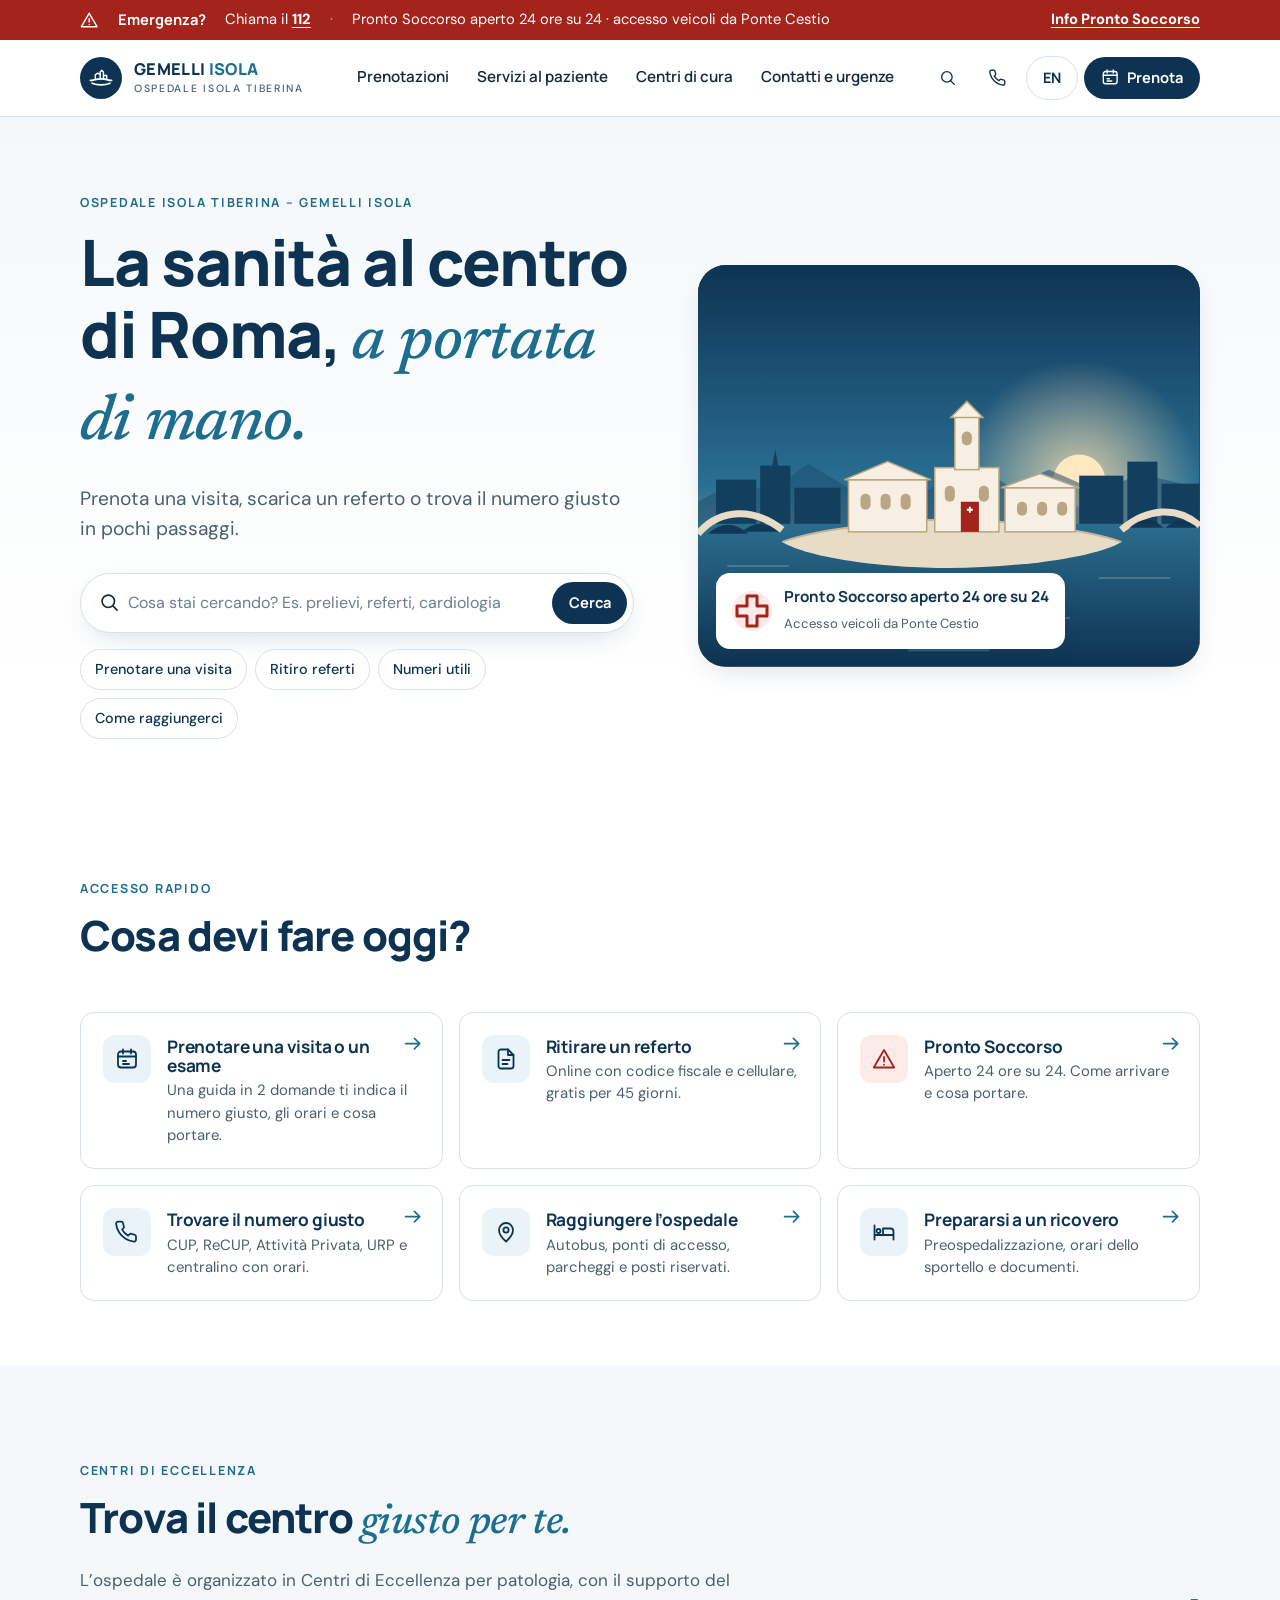
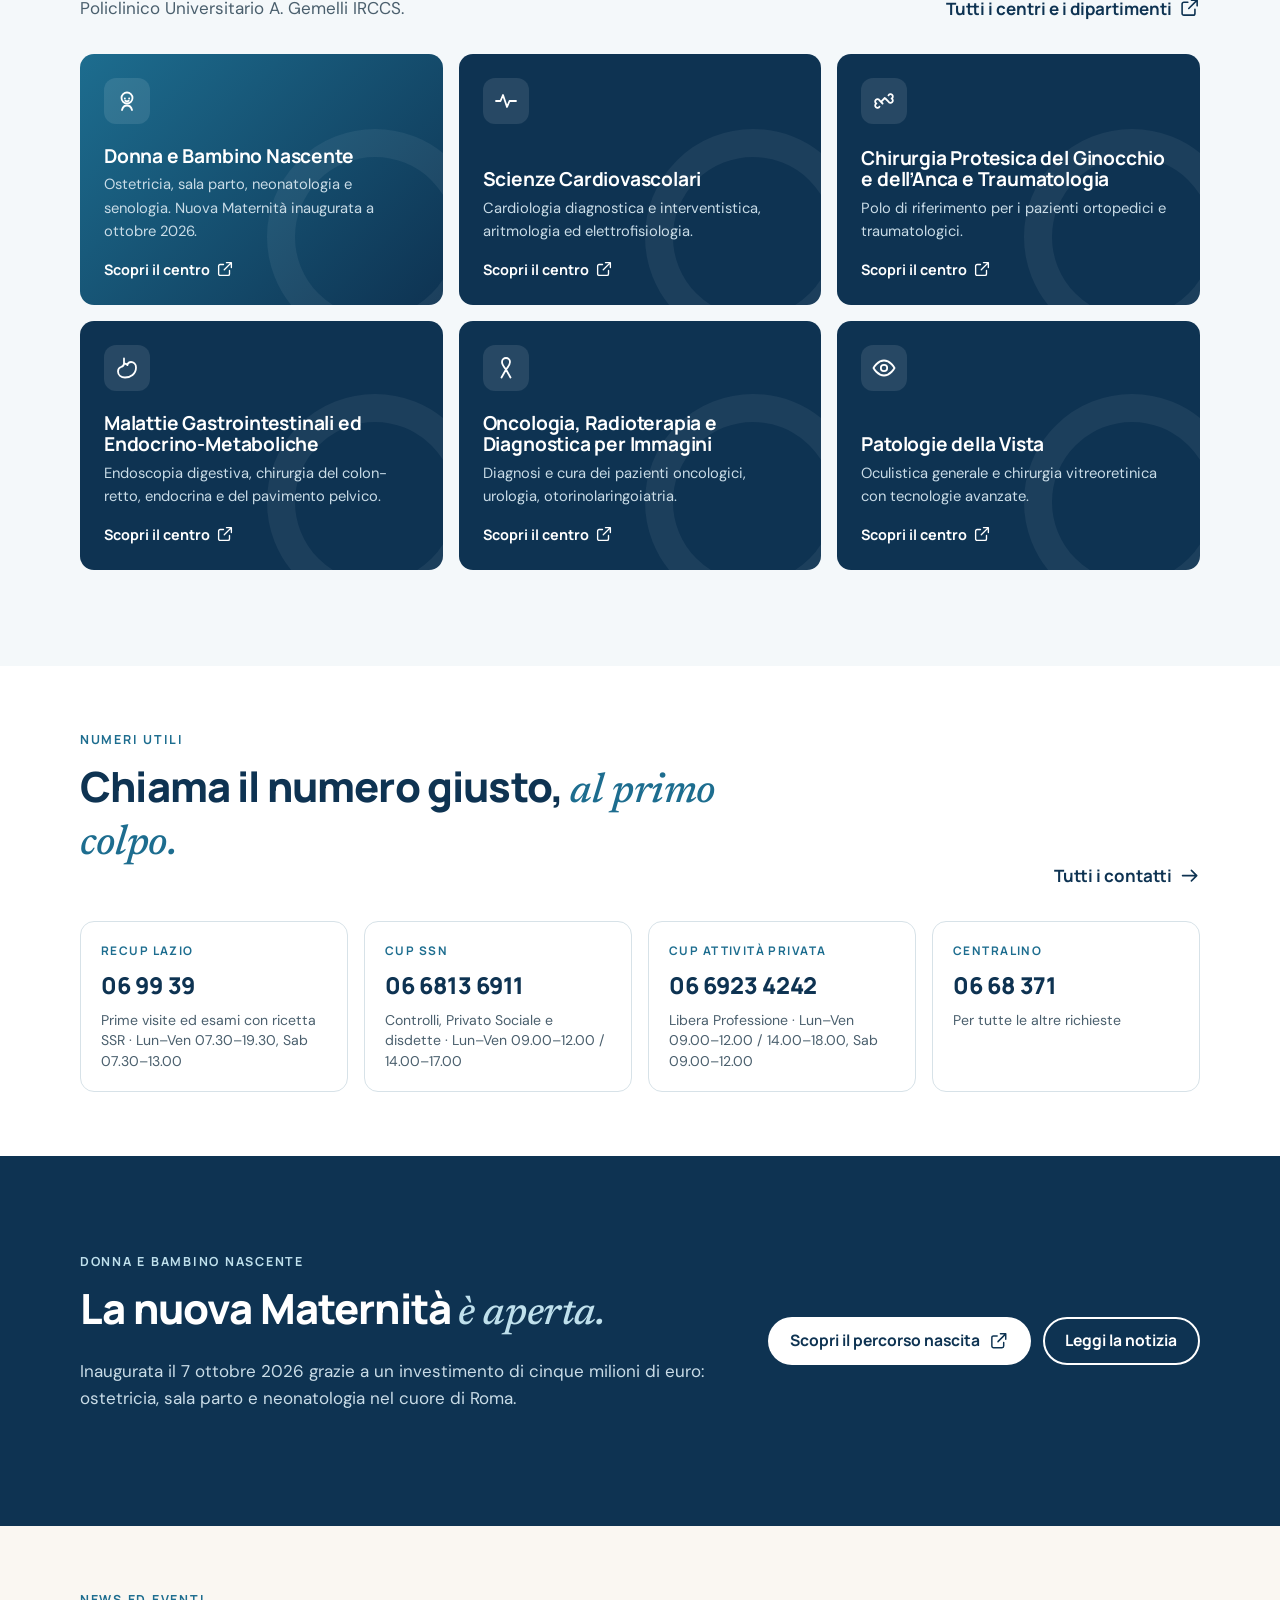
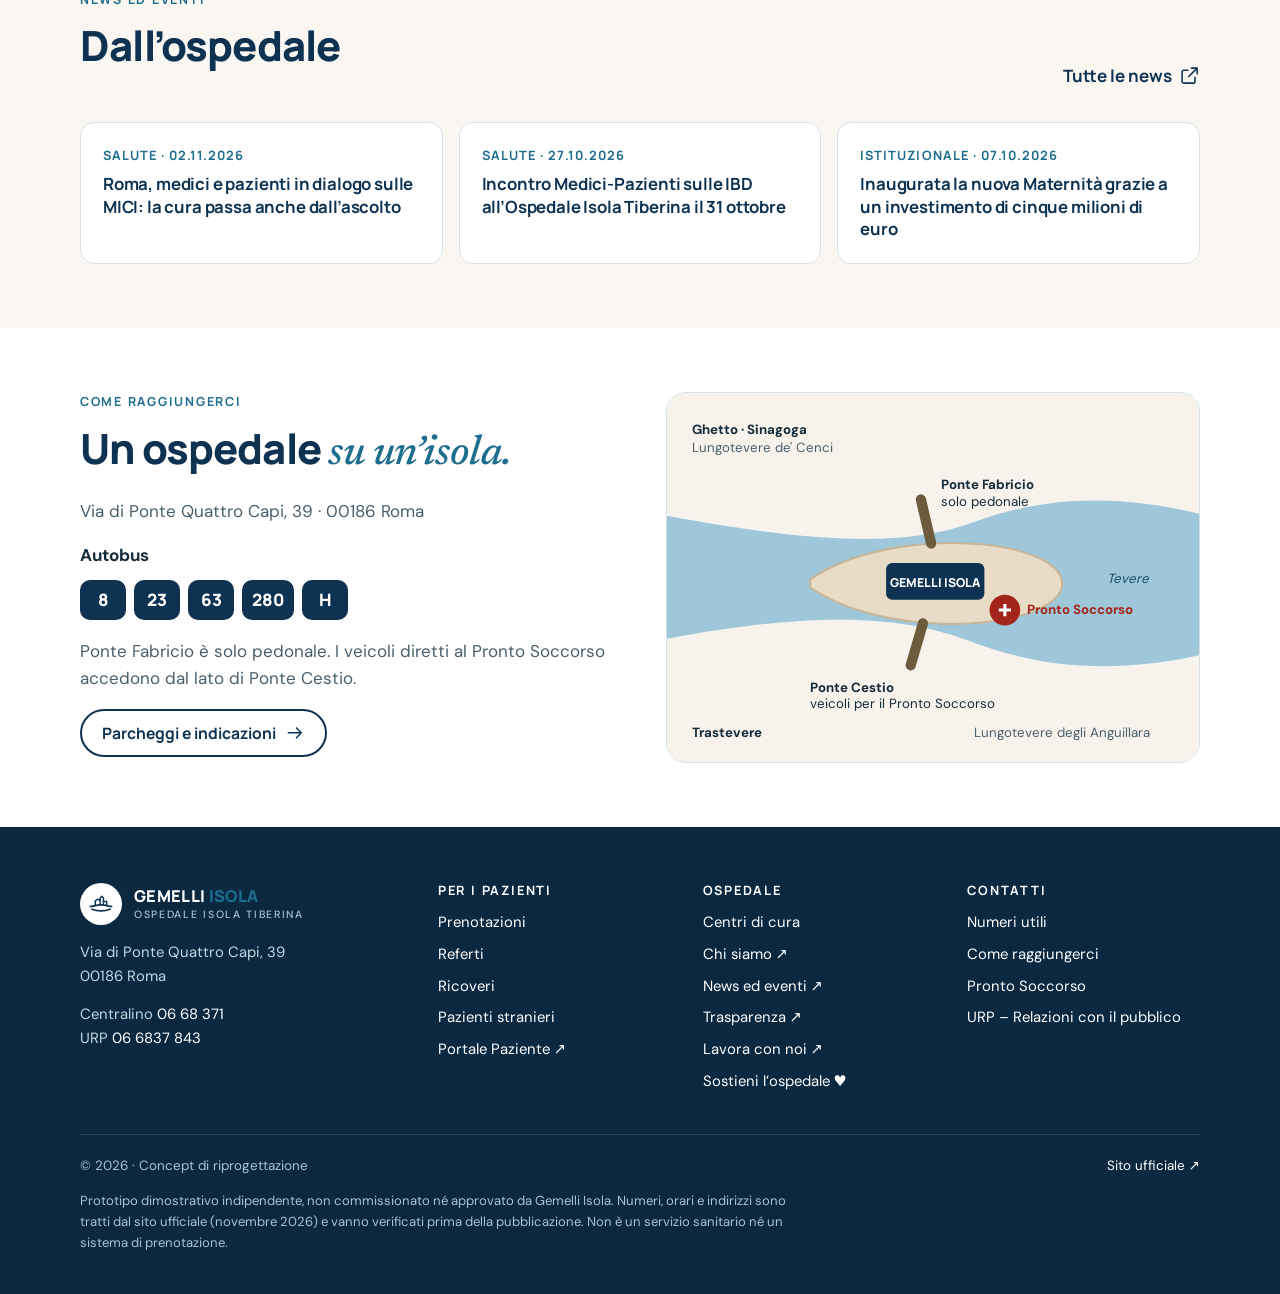
<file: index.html>
<!doctype html>
<html lang="it">
<head>
<meta charset="utf-8">
<meta name="viewport" content="width=device-width, initial-scale=1">
<title data-en="Home — Gemelli Isola (concept)">Home — Gemelli Isola (concept)</title>
<meta name="description" content="Concept di homepage per l&#x27;Ospedale Isola Tiberina – Gemelli Isola.">
<meta name="robots" content="noindex, nofollow">
<meta name="theme-color" content="#0e3352">
<link rel="stylesheet" href="assets/styles.css">
<link rel="icon" href="assets/favicon.svg" type="image/svg+xml">
</head>
<body>

<svg xmlns="http://www.w3.org/2000/svg" style="display:none">
 <symbol id="i-calendar" viewBox="0 0 24 24"><rect x="3" y="4.5" width="18" height="16" rx="3"/><path d="M3 9.5h18M8 2.5v4M16 2.5v4M8 14h3M8 17h6"/></symbol>
 <symbol id="i-file" viewBox="0 0 24 24"><path d="M14 2.5H7a2.5 2.5 0 0 0-2.5 2.5v14A2.5 2.5 0 0 0 7 21.5h10a2.5 2.5 0 0 0 2.5-2.5V8z"/><path d="M14 2.5V8h5.5M8.5 13h7M8.5 17h5"/></symbol>
 <symbol id="i-phone" viewBox="0 0 24 24"><path d="M21 16.6v3a2 2 0 0 1-2.2 2 19.8 19.8 0 0 1-8.6-3.1 19.5 19.5 0 0 1-6-6A19.8 19.8 0 0 1 1.1 3.9 2 2 0 0 1 3.1 1.7h3a2 2 0 0 1 2 1.7c.1.9.4 1.9.7 2.8a2 2 0 0 1-.5 2.1L7.1 9.6a16 16 0 0 0 6 6l1.3-1.3a2 2 0 0 1 2.1-.4c.9.3 1.8.6 2.8.7a2 2 0 0 1 1.7 2z"/></symbol>
 <symbol id="i-alert" viewBox="0 0 24 24"><path d="M12 3 1.8 20.5h20.4z"/><path d="M12 10v4.5M12 17.6v.1"/></symbol>
 <symbol id="i-cross" viewBox="0 0 24 24"><path d="M9 3h6v6h6v6h-6v6H9v-6H3V9h6z"/></symbol>
 <symbol id="i-map" viewBox="0 0 24 24"><path d="M12 21.5s-7-6.1-7-11.5a7 7 0 0 1 14 0c0 5.4-7 11.5-7 11.5z"/><circle cx="12" cy="10" r="2.6"/></symbol>
 <symbol id="i-search" viewBox="0 0 24 24"><circle cx="10.5" cy="10.5" r="7"/><path d="m20.5 20.5-4.9-4.9"/></symbol>
 <symbol id="i-menu" viewBox="0 0 24 24"><path d="M3 6.5h18M3 12h18M3 17.5h18"/></symbol>
 <symbol id="i-close" viewBox="0 0 24 24"><path d="M5 5l14 14M19 5 5 19"/></symbol>
 <symbol id="i-arrow" viewBox="0 0 24 24"><path d="M4 12h16M14 6l6 6-6 6"/></symbol>
 <symbol id="i-back" viewBox="0 0 24 24"><path d="M20 12H4M10 6l-6 6 6 6"/></symbol>
 <symbol id="i-external" viewBox="0 0 24 24"><path d="M14 3.5h6.5V10M20.5 3.5 11 13M18 14v4.5a2 2 0 0 1-2 2H5.5a2 2 0 0 1-2-2V8a2 2 0 0 1 2-2H10"/></symbol>
 <symbol id="i-bed" viewBox="0 0 24 24"><path d="M2.5 19.5v-14M2.5 15h19v4.5M21.5 15v-3.5a3 3 0 0 0-3-3H11V15"/><circle cx="6.5" cy="11" r="2"/></symbol>
 <symbol id="i-user" viewBox="0 0 24 24"><circle cx="12" cy="8" r="4"/><path d="M4 21a8 8 0 0 1 16 0"/></symbol>
 <symbol id="i-globe" viewBox="0 0 24 24"><circle cx="12" cy="12" r="9.5"/><path d="M2.5 12h19M12 2.5c2.6 2.6 3.9 5.8 3.9 9.5s-1.3 6.9-3.9 9.5c-2.6-2.6-3.9-5.8-3.9-9.5S9.4 5.1 12 2.5z"/></symbol>
 <symbol id="i-clock" viewBox="0 0 24 24"><circle cx="12" cy="12" r="9.5"/><path d="M12 6.5V12l3.5 2"/></symbol>
 <symbol id="i-bus" viewBox="0 0 24 24"><rect x="4" y="3" width="16" height="15" rx="3"/><path d="M4 11h16M8 21v-3M16 21v-3"/><circle cx="8" cy="14.5" r=".6"/><circle cx="16" cy="14.5" r=".6"/></symbol>
 <symbol id="i-check" viewBox="0 0 24 24"><path d="M4.5 12.5 9.5 17.5 19.5 6.5"/></symbol>
 <symbol id="i-info" viewBox="0 0 24 24"><circle cx="12" cy="12" r="9.5"/><path d="M12 11v6M12 7.5v.1"/></symbol>
 <symbol id="i-laptop" viewBox="0 0 24 24"><rect x="4" y="4" width="16" height="11" rx="2"/><path d="M2 19.5h20"/></symbol>
 <symbol id="i-heart" viewBox="0 0 24 24"><path d="M20.8 4.6a5.5 5.5 0 0 0-7.8 0L12 5.7l-1-1.1a5.5 5.5 0 0 0-7.8 7.8L12 21.2l8.8-8.8a5.5 5.5 0 0 0 0-7.8z"/></symbol>
 <symbol id="i-pulse" viewBox="0 0 24 24"><path d="M2 12h4.5l2.5-6 4 12 2.5-6H22"/></symbol>
 <symbol id="i-baby" viewBox="0 0 24 24"><circle cx="12" cy="9" r="5.5"/><path d="M9.8 9.5h.1M14.1 9.5h.1M10.3 11.7c1 .7 2.4.7 3.4 0M7 21c.6-2.6 2.6-4.5 5-4.5s4.4 1.9 5 4.5"/></symbol>
 <symbol id="i-bone" viewBox="0 0 24 24"><path d="M9 12.8 12.8 9M7.5 17.6a2.3 2.3 0 1 1-3.1-3.1 2.3 2.3 0 1 1 3.1-3.1l3.1 3.1M16.5 6.4a2.3 2.3 0 1 1 3.1 3.1 2.3 2.3 0 1 1-3.1 3.1l-3.1-3.1"/></symbol>
 <symbol id="i-eye" viewBox="0 0 24 24"><path d="M1.5 12S5.5 4.5 12 4.5 22.5 12 22.5 12 18.5 19.5 12 19.5 1.5 12 1.5 12z"/><circle cx="12" cy="12" r="3.2"/></symbol>
 <symbol id="i-stomach" viewBox="0 0 24 24"><path d="M9 2.5v5c0 2-1.5 3-3 3.5S3 13 3 15.5C3 19 6 21.5 10 21.5c5.5 0 11-3.5 11-10 0-3.5-2.5-5.5-5-5.5-2 0-3 1.2-3.5 2.5M9 7.5c1.5 0 2.5.5 3.5 1.5"/></symbol>
 <symbol id="i-ribbon" viewBox="0 0 24 24"><path d="M12 13.5c-2.5-3-4-5.4-4-7.5a4 4 0 0 1 8 0c0 2.1-1.5 4.5-4 7.5zM12 13.5 7.5 21.5M12 13.5l4.5 8"/></symbol>
 <symbol id="i-lab" viewBox="0 0 24 24"><path d="M9 2.5h6M10 2.5v6.5L4.5 19a1.7 1.7 0 0 0 1.5 2.5h12a1.7 1.7 0 0 0 1.5-2.5L14 9V2.5M7 14.5h10"/></symbol>
 <symbol id="i-island" viewBox="0 0 32 32"><path d="M3 19c4 0 6-2 13-2s9 2 13 2" stroke-width="2.2"/><path d="M5 22.5c3.5 1.5 7 2 11 2s7.5-.5 11-2" stroke-width="2.2"/><path d="M9 17V12l3-2 3 2v5M15 17V8.5l2-2 2 2V17M19 17v-4h4v4" stroke-width="1.8"/></symbol>
</svg>
<a class="skip-link" href="#main"><span data-en="Skip to content">Vai al contenuto</span></a>
<div class="emergency-bar" role="region" aria-label="Emergenza" data-en-aria-label="Emergency">
 <div class="wrap">
  <svg class="icon" aria-hidden="true"><use href="#i-alert"/></svg><strong><span data-en="Emergency?">Emergenza?</span></strong>
  <span><span data-en="Call">Chiama il</span> <a href="tel:112">112</a></span>
  <span class="sep hide-sm" aria-hidden="true">·</span>
  <span class="hide-sm"><span data-en="Emergency Department open 24/7 · vehicle access via Ponte Cestio">Pronto Soccorso aperto 24 ore su 24 · accesso veicoli da Ponte Cestio</span></span>
  <a class="push" href="contacts.html#pronto-soccorso"><span data-en="Emergency info">Info Pronto Soccorso</span></a>
 </div>
</div>
<header class="site-header">
 <div class="wrap">
  <a class="brand" href="index.html" aria-label="Gemelli Isola — Home"><span class="brand-mark"><svg class="icon" aria-hidden="true"><use href="#i-island"/></svg></span><span class="brand-text"><b>GEMELLI <span>ISOLA</span></b><small>OSPEDALE ISOLA TIBERINA</small></span></a>
  <nav class="main-nav" aria-label="Principale" data-en-aria-label="Main"><a href="bookings.html"><span data-en="Bookings">Prenotazioni</span></a><a href="patient-services.html"><span data-en="Patient services">Servizi al paziente</span></a><a href="index.html#centri"><span data-en="Care centres">Centri di cura</span></a><a href="contacts.html"><span data-en="Contacts &amp; emergencies">Contatti e urgenze</span></a></nav>
  <div class="header-actions">
   <button class="icon-btn" type="button" data-open="search" aria-label="Cerca" data-en-aria-label="Search"><svg class="icon" aria-hidden="true"><use href="#i-search"/></svg></button>
   <button class="icon-btn hide-sm" type="button" data-open="numbers"><svg class="icon" aria-hidden="true"><use href="#i-phone"/></svg><span class="label-lg"><span data-en="Useful numbers">Numeri utili</span></span></button>
   <button class="icon-btn lang-btn" type="button" data-lang-toggle aria-label="Switch to English" data-en-aria-label="Passa all'italiano">EN</button>
   <a class="btn btn-primary btn-sm hide-md" href="bookings.html"><svg class="icon" aria-hidden="true"><use href="#i-calendar"/></svg><span data-en="Book">Prenota</span></a>
   <button class="icon-btn menu-btn" type="button" aria-expanded="false" aria-controls="mobileNav" aria-label="Apri menu" data-en-aria-label="Open menu"><svg class="icon" aria-hidden="true"><use href="#i-menu"/></svg></button>
  </div>
 </div>
</header>
<div class="mobile-nav" id="mobileNav" data-open="false">
 <div class="mn-head"><a class="brand" href="index.html"><span class="brand-mark"><svg class="icon" aria-hidden="true"><use href="#i-island"/></svg></span><span class="brand-text"><b>GEMELLI <span>ISOLA</span></b><small>OSPEDALE ISOLA TIBERINA</small></span></a><button class="icon-btn" type="button" data-close-menu aria-label="Chiudi menu" data-en-aria-label="Close menu"><svg class="icon" aria-hidden="true"><use href="#i-close"/></svg></button></div>
 <ul><li><a href="bookings.html"><span data-en="Bookings">Prenotazioni</span> <svg class="icon" aria-hidden="true"><use href="#i-arrow"/></svg></a></li><li><a href="patient-services.html"><span data-en="Patient services">Servizi al paziente</span> <svg class="icon" aria-hidden="true"><use href="#i-arrow"/></svg></a></li><li><a href="index.html#centri"><span data-en="Care centres">Centri di cura</span> <svg class="icon" aria-hidden="true"><use href="#i-arrow"/></svg></a></li><li><a href="contacts.html"><span data-en="Contacts &amp; emergencies">Contatti e urgenze</span> <svg class="icon" aria-hidden="true"><use href="#i-arrow"/></svg></a></li></ul>
 <div class="mn-extra">
  <a class="btn btn-primary btn-block" href="bookings.html"><svg class="icon" aria-hidden="true"><use href="#i-calendar"/></svg><span data-en="Book a visit or test">Prenota una visita o un esame</span></a>
  <a class="btn btn-outline btn-block" href="https://portalepaziente.ospedaleisolatiberina.it/" target="_blank" rel="noopener"><svg class="icon" aria-hidden="true"><use href="#i-user"/></svg><span data-en="Patient Portal">Portale Paziente</span></a>
  <a class="btn btn-alert btn-block" href="contacts.html#pronto-soccorso"><svg class="icon" aria-hidden="true"><use href="#i-alert"/></svg><span data-en="Emergency Department">Pronto Soccorso</span></a>
 </div>
</div>
<main id="main" tabindex="-1">

<section class="hero">
 <div class="wrap">
  <div>
   <span class="kicker">Ospedale Isola Tiberina – Gemelli Isola</span>
   <h1 data-en="Healthcare in the heart of Rome, &lt;em&gt;within easy reach.&lt;/em&gt;">La sanità al centro di Roma, <em>a portata di mano.</em></h1>
   <p class="lead" data-en="Book a visit, download a test result or find the right number in just a few steps.">Prenota una visita, scarica un referto o trova il numero giusto in pochi passaggi.</p>
   <form class="hero-search" role="search" data-hero-search>
    <svg class="icon" aria-hidden="true"><use href="#i-search"/></svg>
    <label class="sr-only" for="heroSearch"><span data-en="What are you looking for?">Cosa stai cercando?</span></label>
    <input id="heroSearch" type="search" placeholder="Cosa stai cercando? Es. prelievi, referti, cardiologia" data-en-placeholder="What are you looking for? E.g. blood tests, results, cardiology" autocomplete="off">
    <button class="btn btn-primary btn-sm" type="submit"><span data-en="Search">Cerca</span></button>
   </form>
   <div class="chips" aria-label="Ricerche frequenti" data-en-aria-label="Popular searches">
    <a class="chip" href="bookings.html#guida"><span data-en="Book a visit">Prenotare una visita</span></a>
    <a class="chip" href="patient-services.html#referti"><span data-en="Test results">Ritiro referti</span></a>
    <a class="chip" href="contacts.html#numeri" data-open="numbers"><span data-en="Useful numbers">Numeri utili</span></a>
    <a class="chip" href="contacts.html#come-arrivare"><span data-en="Getting here">Come raggiungerci</span></a>
   </div>
  </div>
  <div class="hero-art">
   <svg viewBox="0 0 500 400" role="img" aria-label="Illustrazione dell'Isola Tiberina sul Tevere all'alba" data-en-aria-label="Illustration of Tiber Island on the river at dawn" preserveAspectRatio="xMidYMid slice">
 <defs>
  <linearGradient id="sky" x1="0" y1="0" x2="0" y2="1"><stop offset="0" stop-color="#0e3352"/><stop offset=".55" stop-color="#2a6f93"/><stop offset="1" stop-color="#f2c48d"/></linearGradient>
  <linearGradient id="river" x1="0" y1="0" x2="0" y2="1"><stop offset="0" stop-color="#2b6d8d"/><stop offset="1" stop-color="#0e3352"/></linearGradient>
  <radialGradient id="sun" cx=".5" cy=".5" r=".5"><stop offset="0" stop-color="#ffe2b0"/><stop offset="1" stop-color="#ffe2b0" stop-opacity="0"/></radialGradient>
 </defs>
 <rect width="500" height="400" fill="url(#sky)"/>
 <circle cx="380" cy="215" r="120" fill="url(#sun)" opacity=".8"/>
 <circle cx="380" cy="215" r="26" fill="#ffe7bf"/>
 <path d="M0 236 40 214 70 226 110 198 150 222 190 206 230 224 270 196 310 220 350 204 400 226 440 208 500 222V260H0z" fill="#1c4f70" opacity=".55"/>
 <g fill="#123f5e">
  <rect x="18" y="214" width="40" height="46"/><rect x="62" y="200" width="30" height="60"/><rect x="96" y="222" width="46" height="38"/>
  <rect x="380" y="210" width="44" height="50"/><rect x="428" y="196" width="30" height="64"/><rect x="462" y="218" width="38" height="42"/>
  <path d="M74 200 77 184 80 200z"/>
 </g>
 <rect y="258" width="500" height="142" fill="url(#river)"/>
 <g stroke="#ffffff" stroke-opacity=".18" stroke-width="2" stroke-linecap="round">
  <path d="M30 300h60M140 330h90M300 352h70M400 312h70M60 372h50M210 384h80"/>
 </g>
 <path d="M84 276c40-14 120-22 166-22s132 8 172 22c-26 16-108 26-172 26s-140-10-166-26z" fill="#e9dcc6"/>
 <path d="M84 276c40-14 120-22 166-22s132 8 172 22" fill="none" stroke="#c7b597" stroke-width="2"/>
 <g fill="#f6efe2" stroke="#b9a684" stroke-width="1.5">
  <rect x="150" y="214" width="78" height="52"/>
  <rect x="236" y="202" width="64" height="64"/>
  <rect x="306" y="222" width="70" height="44"/>
  <path d="M146 214l43-18 43 18z"/>
  <path d="M302 222l39-14 39 14z"/>
 </g>
 <g fill="#f6efe2" stroke="#b9a684" stroke-width="1.5">
  <rect x="256" y="150" width="24" height="54"/>
  <path d="M252 152l16-16 16 16z"/>
 </g>
 <g fill="#b9a684">
  <rect x="162" y="228" width="10" height="16" rx="5"/><rect x="182" y="228" width="10" height="16" rx="5"/><rect x="202" y="228" width="10" height="16" rx="5"/>
  <rect x="246" y="220" width="10" height="16" rx="5"/><rect x="280" y="220" width="10" height="16" rx="5"/><rect x="263" y="166" width="10" height="14" rx="5"/>
  <rect x="318" y="236" width="10" height="14" rx="5"/><rect x="338" y="236" width="10" height="14" rx="5"/><rect x="358" y="236" width="10" height="14" rx="5"/>
 </g>
 <rect x="262" y="236" width="18" height="30" fill="#a3241a"/>
 <path d="M268 244h6M271 241v6" stroke="#fff" stroke-width="2"/>
 <g fill="none" stroke="#e9dcc6" stroke-width="7">
  <path d="M0 268c22-26 56-26 84-4"/>
  <path d="M422 264c26-22 56-24 78-4"/>
 </g>
 <g fill="#0e3352" opacity=".9">
  <path d="M10 268q20-18 40 0zM44 266q18-16 36 0z"/>
  <path d="M430 262q18-16 34 0zM466 262q16-14 32 0z"/>
 </g>
</svg>
   <div class="hero-badge"><span class="dot"><svg class="icon" aria-hidden="true"><use href="#i-cross"/></svg></span><span><strong data-en="Emergency Department open 24/7">Pronto Soccorso aperto 24 ore su 24</strong><small data-en="Vehicle access via Ponte Cestio">Accesso veicoli da Ponte Cestio</small></span></div>
  </div>
 </div>
</section>

<section class="section tight" aria-labelledby="tasks-title">
 <div class="wrap">
  <div class="section-head"><div><span class="kicker"><span data-en="Quick access">Accesso rapido</span></span><h2 id="tasks-title" data-en="What do you need to do today?">Cosa devi fare oggi?</h2></div></div>
  <div class="tasks">
   <a class="task " href="bookings.html"><span class="ti"><svg class="icon" aria-hidden="true"><use href="#i-calendar"/></svg></span><span><h3 data-en="Book a visit or test">Prenotare una visita o un esame</h3><p data-en="A 2-question guide shows you the right number, the hours and what to bring.">Una guida in 2 domande ti indica il numero giusto, gli orari e cosa portare.</p></span><span class="go"><svg class="icon" aria-hidden="true"><use href="#i-arrow"/></svg></span></a>
   <a class="task " href="patient-services.html#referti"><span class="ti"><svg class="icon" aria-hidden="true"><use href="#i-file"/></svg></span><span><h3 data-en="Get your test results">Ritirare un referto</h3><p data-en="Online with your tax code and mobile phone, free for 45 days.">Online con codice fiscale e cellulare, gratis per 45 giorni.</p></span><span class="go"><svg class="icon" aria-hidden="true"><use href="#i-arrow"/></svg></span></a>
   <a class="task urgent" href="contacts.html#pronto-soccorso"><span class="ti"><svg class="icon" aria-hidden="true"><use href="#i-alert"/></svg></span><span><h3 data-en="Emergency Department">Pronto Soccorso</h3><p data-en="Open 24/7. How to get there and what to bring.">Aperto 24 ore su 24. Come arrivare e cosa portare.</p></span><span class="go"><svg class="icon" aria-hidden="true"><use href="#i-arrow"/></svg></span></a>
   <a class="task " href="contacts.html#numeri" data-open="numbers"><span class="ti"><svg class="icon" aria-hidden="true"><use href="#i-phone"/></svg></span><span><h3 data-en="Find the right number">Trovare il numero giusto</h3><p data-en="CUP, ReCUP, Private Practice, URP and switchboard with hours.">CUP, ReCUP, Attività Privata, URP e centralino con orari.</p></span><span class="go"><svg class="icon" aria-hidden="true"><use href="#i-arrow"/></svg></span></a>
   <a class="task " href="contacts.html#come-arrivare"><span class="ti"><svg class="icon" aria-hidden="true"><use href="#i-map"/></svg></span><span><h3 data-en="Get to the hospital">Raggiungere l’ospedale</h3><p data-en="Buses, access bridges, car parks and reserved spaces.">Autobus, ponti di accesso, parcheggi e posti riservati.</p></span><span class="go"><svg class="icon" aria-hidden="true"><use href="#i-arrow"/></svg></span></a>
   <a class="task " href="patient-services.html#ricoveri"><span class="ti"><svg class="icon" aria-hidden="true"><use href="#i-bed"/></svg></span><span><h3 data-en="Prepare for an admission">Prepararsi a un ricovero</h3><p data-en="Pre-admission, desk hours and documents.">Preospedalizzazione, orari dello sportello e documenti.</p></span><span class="go"><svg class="icon" aria-hidden="true"><use href="#i-arrow"/></svg></span></a>
  </div>
 </div>
</section>

<section class="section bg-pale anchor" id="centri" aria-labelledby="centri-title">
 <div class="wrap">
  <div class="section-head">
   <div><span class="kicker"><span data-en="Centres of excellence">Centri di eccellenza</span></span><h2 id="centri-title" data-en="Find the &lt;em&gt;right centre for you.&lt;/em&gt;">Trova il centro <em>giusto per te.</em></h2><p class="muted" data-en="The hospital is organised into Centres of Excellence by condition, supported by Policlinico Universitario A. Gemelli IRCCS.">L’ospedale è organizzato in Centri di Eccellenza per patologia, con il supporto del Policlinico Universitario A. Gemelli IRCCS.</p></div>
   <a class="link-arrow" href="https://www.ospedaleisolatiberina.it/centri/" target="_blank" rel="noopener"><span data-en="All centres and departments">Tutti i centri e i dipartimenti</span> <svg class="icon" aria-hidden="true"><use href="#i-external"/></svg></a>
  </div>
  <div class="centres"><a class="centre feature" href="https://www.ospedaleisolatiberina.it/centri/donna-bambino-nascente/" target="_blank" rel="noopener"><span class="ci"><svg class="icon" aria-hidden="true"><use href="#i-baby"/></svg></span><h3 data-en="Women &amp; Newborn Care">Donna e Bambino Nascente</h3><p data-en="Obstetrics, delivery suite, neonatology and breast care. New Maternity unit opened in October 2026.">Ostetricia, sala parto, neonatologia e senologia. Nuova Maternità inaugurata a ottobre 2026.</p><span class="more"><span data-en="Explore the centre">Scopri il centro</span> <svg class="icon" aria-hidden="true"><use href="#i-external"/></svg></span></a><a class="centre " href="https://www.ospedaleisolatiberina.it/centri/scienze-cardiovascolari/" target="_blank" rel="noopener"><span class="ci"><svg class="icon" aria-hidden="true"><use href="#i-pulse"/></svg></span><h3 data-en="Cardiovascular Sciences">Scienze Cardiovascolari</h3><p data-en="Diagnostic and interventional cardiology, arrhythmology and electrophysiology.">Cardiologia diagnostica e interventistica, aritmologia ed elettrofisiologia.</p><span class="more"><span data-en="Explore the centre">Scopri il centro</span> <svg class="icon" aria-hidden="true"><use href="#i-external"/></svg></span></a><a class="centre " href="https://www.ospedaleisolatiberina.it/centri/chirurgia-protesica-ginocchio-anca/" target="_blank" rel="noopener"><span class="ci"><svg class="icon" aria-hidden="true"><use href="#i-bone"/></svg></span><h3 data-en="Knee &amp; Hip Replacement Surgery and Trauma">Chirurgia Protesica del Ginocchio e dell’Anca e Traumatologia</h3><p data-en="A reference centre for orthopaedic and trauma patients.">Polo di riferimento per i pazienti ortopedici e traumatologici.</p><span class="more"><span data-en="Explore the centre">Scopri il centro</span> <svg class="icon" aria-hidden="true"><use href="#i-external"/></svg></span></a><a class="centre " href="https://www.ospedaleisolatiberina.it/centri/malattie-gastrointestinali-endocrino-metaboliche/" target="_blank" rel="noopener"><span class="ci"><svg class="icon" aria-hidden="true"><use href="#i-stomach"/></svg></span><h3 data-en="Gastrointestinal &amp; Endocrine-Metabolic Diseases">Malattie Gastrointestinali ed Endocrino-Metaboliche</h3><p data-en="Digestive endoscopy, colorectal, endocrine and pelvic floor surgery.">Endoscopia digestiva, chirurgia del colon-retto, endocrina e del pavimento pelvico.</p><span class="more"><span data-en="Explore the centre">Scopri il centro</span> <svg class="icon" aria-hidden="true"><use href="#i-external"/></svg></span></a><a class="centre " href="https://www.ospedaleisolatiberina.it/centri/oncologia-radiologia/" target="_blank" rel="noopener"><span class="ci"><svg class="icon" aria-hidden="true"><use href="#i-ribbon"/></svg></span><h3 data-en="Oncology, Radiotherapy &amp; Imaging">Oncologia, Radioterapia e Diagnostica per Immagini</h3><p data-en="Diagnosis and treatment for cancer patients, urology, ENT.">Diagnosi e cura dei pazienti oncologici, urologia, otorinolaringoiatria.</p><span class="more"><span data-en="Explore the centre">Scopri il centro</span> <svg class="icon" aria-hidden="true"><use href="#i-external"/></svg></span></a><a class="centre " href="https://www.ospedaleisolatiberina.it/centri/patologie-vista/" target="_blank" rel="noopener"><span class="ci"><svg class="icon" aria-hidden="true"><use href="#i-eye"/></svg></span><h3 data-en="Eye Diseases">Patologie della Vista</h3><p data-en="General ophthalmology and vitreoretinal surgery with advanced technology.">Oculistica generale e chirurgia vitreoretinica con tecnologie avanzate.</p><span class="more"><span data-en="Explore the centre">Scopri il centro</span> <svg class="icon" aria-hidden="true"><use href="#i-external"/></svg></span></a></div>
 </div>
</section>

<section class="section tight" aria-labelledby="numeri-title">
 <div class="wrap">
  <div class="section-head"><div><span class="kicker"><span data-en="Useful numbers">Numeri utili</span></span><h2 id="numeri-title" data-en="Call the right number, &lt;em&gt;first time.&lt;/em&gt;">Chiama il numero giusto, <em>al primo colpo.</em></h2></div><a class="link-arrow" href="contacts.html#numeri"><span data-en="All contacts">Tutti i contatti</span> <svg class="icon" aria-hidden="true"><use href="#i-arrow"/></svg></a></div>
  <div class="numbers"><div class="num"><small data-en="ReCUP Lazio">ReCUP Lazio</small><a class="tel" href="tel:+39069939">06 99 39</a><p data-en="First visits and tests with an NHS prescription · Mon–Fri 07:30–19:30, Sat 07:30–13:00">Prime visite ed esami con ricetta SSR · Lun–Ven 07.30–19.30, Sab 07.30–13.00</p></div><div class="num"><small data-en="CUP NHS">CUP SSN</small><a class="tel" href="tel:+390668136911">06 6813 6911</a><p data-en="Follow-ups, Social Private and cancellations · Mon–Fri 09:00–12:00 / 14:00–17:00">Controlli, Privato Sociale e disdette · Lun–Ven 09.00–12.00 / 14.00–17.00</p></div><div class="num"><small data-en="CUP Private Practice">CUP Attività Privata</small><a class="tel" href="tel:+390669234242">06 6923 4242</a><p data-en="Private practice · Mon–Fri 09:00–12:00 / 14:00–18:00, Sat 09:00–12:00">Libera Professione · Lun–Ven 09.00–12.00 / 14.00–18.00, Sab 09.00–12.00</p></div><div class="num"><small data-en="Switchboard">Centralino</small><a class="tel" href="tel:+390668371">06 68 371</a><p data-en="For all other enquiries">Per tutte le altre richieste</p></div></div>
 </div>
</section>

<section class="section band">
 <div class="wrap">
  <div>
   <span class="kicker light"><span data-en="Women &amp; Newborn Care">Donna e Bambino Nascente</span></span>
   <h2 data-en="The new Maternity unit &lt;em style=&quot;color:#bfe0ec&quot;&gt;is open.&lt;/em&gt;">La nuova Maternità <em style="color:#bfe0ec">è aperta.</em></h2>
   <p data-en="Opened on 7 October 2026 thanks to a five-million-euro investment: obstetrics, delivery suite and neonatology in the heart of Rome.">Inaugurata il 7 ottobre 2026 grazie a un investimento di cinque milioni di euro: ostetricia, sala parto e neonatologia nel cuore di Roma.</p>
  </div>
  <div style="display:flex;gap:12px;flex-wrap:wrap">
   <a class="btn btn-light" href="https://www.ospedaleisolatiberina.it/centri/donna-bambino-nascente/" target="_blank" rel="noopener"><span data-en="Explore birth care">Scopri il percorso nascita</span> <svg class="icon" aria-hidden="true"><use href="#i-external"/></svg></a>
   <a class="btn btn-outline" style="color:#fff;border-color:#fff" href="https://www.ospedaleisolatiberina.it/news-eventi/istituzionale/inaugurata-la-nuova-maternita-grazie-a-un-investimento-di-cinque-milioni-di-euro/" target="_blank" rel="noopener"><span data-en="Read the news">Leggi la notizia</span></a>
  </div>
 </div>
</section>

<section class="section tight bg-cream" aria-labelledby="news-title">
 <div class="wrap">
  <div class="section-head"><div><span class="kicker"><span data-en="News &amp; events">News ed eventi</span></span><h2 id="news-title" data-en="From the hospital">Dall’ospedale</h2></div><a class="link-arrow" href="https://www.ospedaleisolatiberina.it/news-eventi/" target="_blank" rel="noopener"><span data-en="All news">Tutte le news</span> <svg class="icon" aria-hidden="true"><use href="#i-external"/></svg></a></div>
  <div class="news">
   <a href="https://www.ospedaleisolatiberina.it/news-eventi/salute/roma-medici-e-pazienti-in-dialogo-sulle-mici-la-cura-passa-anche-dallascolto-e-dalla-personalizzazione/" target="_blank" rel="noopener"><span class="meta"><span data-en="Health">Salute</span> · 02.11.2026</span><h3>Roma, medici e pazienti in dialogo sulle MICI: la cura passa anche dall’ascolto</h3></a>
   <a href="https://www.ospedaleisolatiberina.it/news-eventi/salute/incontro-medici-pazienti-sulle-ibd-allospedale-isola-tiberina-il-31-ottobre/" target="_blank" rel="noopener"><span class="meta"><span data-en="Health">Salute</span> · 27.10.2026</span><h3>Incontro Medici-Pazienti sulle IBD all’Ospedale Isola Tiberina il 31 ottobre</h3></a>
   <a href="https://www.ospedaleisolatiberina.it/news-eventi/istituzionale/inaugurata-la-nuova-maternita-grazie-a-un-investimento-di-cinque-milioni-di-euro/" target="_blank" rel="noopener"><span class="meta"><span data-en="Institutional">Istituzionale</span> · 07.10.2026</span><h3>Inaugurata la nuova Maternità grazie a un investimento di cinque milioni di euro</h3></a>
  </div>
 </div>
</section>

<section class="section tight">
 <div class="wrap split">
  <div>
   <span class="kicker"><span data-en="Getting here">Come raggiungerci</span></span>
   <h2 data-en="A hospital &lt;em&gt;on an island.&lt;/em&gt;">Un ospedale <em>su un’isola.</em></h2>
   <p class="muted">Via di Ponte Quattro Capi, 39 · 00186 Roma</p>
   <p style="margin:0;font-weight:700" data-en="Buses">Autobus</p>
   <div class="bus-list"><span class="bus">8</span><span class="bus">23</span><span class="bus">63</span><span class="bus">280</span><span class="bus">H</span></div>
   <p class="muted" data-en="Ponte Fabricio is pedestrian only. Vehicles going to the Emergency Department enter via Ponte Cestio.">Ponte Fabricio è solo pedonale. I veicoli diretti al Pronto Soccorso accedono dal lato di Ponte Cestio.</p>
   <a class="btn btn-outline" href="contacts.html#come-arrivare"><span data-en="Parking and directions">Parcheggi e indicazioni</span> <svg class="icon" aria-hidden="true"><use href="#i-arrow"/></svg></a>
  </div>
  <div class="map-art"><svg viewBox="0 0 520 360" role="img" aria-label="Schema di accesso all'Isola Tiberina: Ponte Fabricio pedonale, Ponte Cestio per i veicoli diretti al Pronto Soccorso" data-en-aria-label="Access map of Tiber Island: Ponte Fabricio pedestrian only, Ponte Cestio for vehicles going to the Emergency Department">
 <rect width="520" height="360" fill="#eef4f7"/>
 <path d="M0 0h520v118C430 96 360 104 300 126 240 148 160 150 0 120z" fill="#f7f3ec"/>
 <path d="M0 240c160-30 240-20 300 4 60 22 130 32 220 12v104H0z" fill="#f7f3ec"/>
 <path d="M0 120c160 30 240 28 300 6 60-22 130-30 220-8v138c-90 20-160 10-220-12-60-24-140-34-300-4z" fill="#9fc7da"/>
 <path d="M140 182c40-28 110-40 170-34 46 5 76 20 76 38s-30 33-76 38c-60 6-130-6-170-34z" fill="#e9dcc6" stroke="#c7b597" stroke-width="2"/>
 <g fill="#0e3352"><rect x="214" y="166" width="96" height="36" rx="6"/></g>
 <text x="262" y="189" text-anchor="middle" font-family="Manrope, sans-serif" font-size="12" font-weight="800" fill="#fff">GEMELLI ISOLA</text>
 <g stroke="#6d5b3d" stroke-width="10" stroke-linecap="round"><path d="M258 147 248 104"/><path d="M250 225 238 266"/></g>
 <circle cx="330" cy="212" r="15" fill="#a3241a"/><path d="M324 212h12M330 206v12" stroke="#fff" stroke-width="3"/>
 <g font-family="DM Sans, sans-serif" font-size="13" fill="#152b3a">
  <text x="268" y="94" font-weight="700">Ponte Fabricio</text>
  <text x="268" y="110" data-en="pedestrian only">solo pedonale</text>
  <text x="140" y="292" font-weight="700">Ponte Cestio</text>
  <text x="140" y="308" data-en="vehicles to the Emergency Dept.">veicoli per il Pronto Soccorso</text>
  <text x="352" y="216" font-weight="700" fill="#a3241a" data-en="Emergency Dept.">Pronto Soccorso</text>
  <text x="24" y="40" font-weight="700">Ghetto · Sinagoga</text>
  <text x="24" y="58" fill="#4a5f6d">Lungotevere de' Cenci</text>
  <text x="24" y="336" font-weight="700">Trastevere</text>
  <text x="300" y="336" fill="#4a5f6d">Lungotevere degli Anguillara</text>
  <text x="430" y="186" fill="#1d4a66" font-style="italic" data-en="Tiber">Tevere</text>
 </g>
</svg></div>
 </div>
</section>

</main>
<footer class="site-footer">
 <div class="wrap">
  <div class="footer-grid">
   <div>
    <a class="brand" href="index.html"><span class="brand-mark"><svg class="icon" aria-hidden="true"><use href="#i-island"/></svg></span><span class="brand-text"><b>GEMELLI <span>ISOLA</span></b><small>OSPEDALE ISOLA TIBERINA</small></span></a>
    <p>Via di Ponte Quattro Capi, 39<br>00186 Roma</p>
    <p><span data-en="Switchboard">Centralino</span> <a href="tel:+390668371">06 68 371</a><br>URP <a href="tel:+39066837843">06 6837 843</a></p>
   </div>
   <div>
    <h4><span data-en="For patients">Per i pazienti</span></h4>
    <ul>
     <li><a href="bookings.html"><span data-en="Bookings">Prenotazioni</span></a></li>
     <li><a href="patient-services.html#referti"><span data-en="Test results">Referti</span></a></li>
     <li><a href="patient-services.html#ricoveri"><span data-en="Hospital admissions">Ricoveri</span></a></li>
     <li><a href="patient-services.html#stranieri"><span data-en="International patients">Pazienti stranieri</span></a></li>
     <li><a href="https://portalepaziente.ospedaleisolatiberina.it/" target="_blank" rel="noopener"><span data-en="Patient Portal">Portale Paziente</span> ↗</a></li>
    </ul>
   </div>
   <div>
    <h4><span data-en="Hospital">Ospedale</span></h4>
    <ul>
     <li><a href="index.html#centri"><span data-en="Care centres">Centri di cura</span></a></li>
     <li><a href="https://www.ospedaleisolatiberina.it/chi-siamo/" target="_blank" rel="noopener"><span data-en="About us">Chi siamo</span> ↗</a></li>
     <li><a href="https://www.ospedaleisolatiberina.it/news-eventi/" target="_blank" rel="noopener"><span data-en="News &amp; events">News ed eventi</span> ↗</a></li>
     <li><a href="https://www.ospedaleisolatiberina.it/trasparenza/" target="_blank" rel="noopener"><span data-en="Transparency">Trasparenza</span> ↗</a></li>
     <li><a href="https://www.ospedaleisolatiberina.it/lavora-con-noi/" target="_blank" rel="noopener"><span data-en="Careers">Lavora con noi</span> ↗</a></li>
     <li><a href="https://donaora.ospedaleisolatiberina.it/" target="_blank" rel="noopener"><span data-en="Support the hospital">Sostieni l’ospedale</span> ♥</a></li>
    </ul>
   </div>
   <div>
    <h4><span data-en="Contacts">Contatti</span></h4>
    <ul>
     <li><a href="contacts.html#numeri"><span data-en="Useful numbers">Numeri utili</span></a></li>
     <li><a href="contacts.html#come-arrivare"><span data-en="Getting here">Come raggiungerci</span></a></li>
     <li><a href="contacts.html#pronto-soccorso"><span data-en="Emergency Department">Pronto Soccorso</span></a></li>
     <li><a href="contacts.html#urp"><span data-en="Patient relations office">URP – Relazioni con il pubblico</span></a></li>
    </ul>
   </div>
  </div>
  <div class="footer-bottom">
   <span>© 2026 · <span data-en="Redesign concept">Concept di riprogettazione</span></span>
   <span><a href="https://www.ospedaleisolatiberina.it/" target="_blank" rel="noopener"><span data-en="Official website">Sito ufficiale</span> ↗</a></span>
  </div>
  <p class="concept-note" data-en="Independent demonstration prototype, not commissioned or approved by Gemelli Isola. Phone numbers, opening hours and addresses are taken from the official website (November 2026) and must be verified before publication. This is not a healthcare service or a booking system.">Prototipo dimostrativo indipendente, non commissionato né approvato da Gemelli Isola. Numeri, orari e indirizzi sono tratti dal sito ufficiale (novembre 2026) e vanno verificati prima della pubblicazione. Non è un servizio sanitario né un sistema di prenotazione.</p>
 </div>
</footer>
<nav class="bottom-bar" aria-label="Azioni rapide" data-en-aria-label="Quick actions">
 <a class="primary" href="bookings.html"><svg class="icon" aria-hidden="true"><use href="#i-calendar"/></svg><span data-en="Book">Prenota</span></a>
 <button type="button" data-open="numbers"><svg class="icon" aria-hidden="true"><use href="#i-phone"/></svg><span data-en="Numbers">Numeri</span></button>
 <button type="button" data-open="search"><svg class="icon" aria-hidden="true"><use href="#i-search"/></svg><span data-en="Search">Cerca</span></button>
 <button type="button" class="menu-btn-bb" aria-controls="mobileNav"><svg class="icon" aria-hidden="true"><use href="#i-menu"/></svg><span data-en="Menu">Menu</span></button>
</nav>
<dialog id="dlg-search" aria-labelledby="dlg-search-title">
 <div class="dlg-head"><h2 id="dlg-search-title"><span data-en="Search the site">Cerca nel sito</span></h2><button class="icon-btn" type="button" data-close aria-label="Chiudi" data-en-aria-label="Close"><svg class="icon" aria-hidden="true"><use href="#i-close"/></svg></button></div>
 <div class="dlg-body">
  <label class="search-field"><svg class="icon" aria-hidden="true"><use href="#i-search"/></svg><span class="sr-only"><span data-en="Search">Cerca</span></span><input type="search" id="searchInput" autocomplete="off" placeholder="Es. referti, prelievi, cardiologia, parcheggio…" data-en-placeholder="E.g. test results, blood test, cardiology, parking…"></label>
  <ul class="results" id="searchResults" aria-live="polite"></ul>
 </div>
</dialog>
<dialog id="dlg-numbers" aria-labelledby="dlg-numbers-title">
 <div class="dlg-head"><h2 id="dlg-numbers-title"><span data-en="Useful numbers">Numeri utili</span></h2><button class="icon-btn" type="button" data-close aria-label="Chiudi" data-en-aria-label="Close"><svg class="icon" aria-hidden="true"><use href="#i-close"/></svg></button></div>
 <div class="dlg-body"><ul class="num-list"><li class="em"><a href="tel:112"><svg class="icon" aria-hidden="true"><use href="#i-phone"/></svg><span><b>112</b><small data-en="Medical emergency">Emergenza sanitaria</small><small data-en="Single emergency number, 24/7">Numero unico di emergenza, 24 ore su 24</small></span></a></li><li class=""><a href="tel:+39069939"><svg class="icon" aria-hidden="true"><use href="#i-phone"/></svg><span><b>06 99 39</b><small data-en="ReCUP Lazio Region – first visits (NHS)">ReCUP Regione Lazio – prime visite SSR</small><small data-en="Mon–Fri 07:30–19:30 · Sat 07:30–13:00">Lun–Ven 07.30–19.30 · Sab 07.30–13.00</small></span></a></li><li class=""><a href="tel:+390668136911"><svg class="icon" aria-hidden="true"><use href="#i-phone"/></svg><span><b>06 6813 6911</b><small data-en="CUP NHS – follow-ups, Social Private and cancellations">CUP SSN – controlli, Privato Sociale e disdette</small><small data-en="Mon–Fri 09:00–12:00 / 14:00–17:00">Lun–Ven 09.00–12.00 / 14.00–17.00</small></span></a></li><li class=""><a href="tel:+390669234242"><svg class="icon" aria-hidden="true"><use href="#i-phone"/></svg><span><b>06 6923 4242</b><small data-en="CUP Private Practice">CUP Attività Privata – Libera Professione</small><small data-en="Mon–Fri 09:00–12:00 / 14:00–18:00 · Sat 09:00–12:00">Lun–Ven 09.00–12.00 / 14.00–18.00 · Sab 09.00–12.00</small></span></a></li><li class=""><a href="tel:+39066837843"><svg class="icon" aria-hidden="true"><use href="#i-phone"/></svg><span><b>06 6837 843</b><small data-en="Patient relations office (URP)">URP – Relazioni con il pubblico</small><small data-en="Information, feedback and complaints">Informazioni, segnalazioni e reclami</small></span></a></li><li class=""><a href="tel:+390668371"><svg class="icon" aria-hidden="true"><use href="#i-phone"/></svg><span><b>06 68 371</b><small data-en="Switchboard">Centralino</small><small data-en="Ospedale Isola Tiberina – Gemelli Isola">Ospedale Isola Tiberina – Gemelli Isola</small></span></a></li></ul>
  <p class="disclaimer-sm" data-en="Tap a number to call. Hours taken from the official website: verify before publication.">Tocca un numero per chiamare. Orari tratti dal sito ufficiale: verificare prima della pubblicazione.</p>
 </div>
</dialog>
<script src="assets/app.js" defer></script>
</body>
</html>
</file>
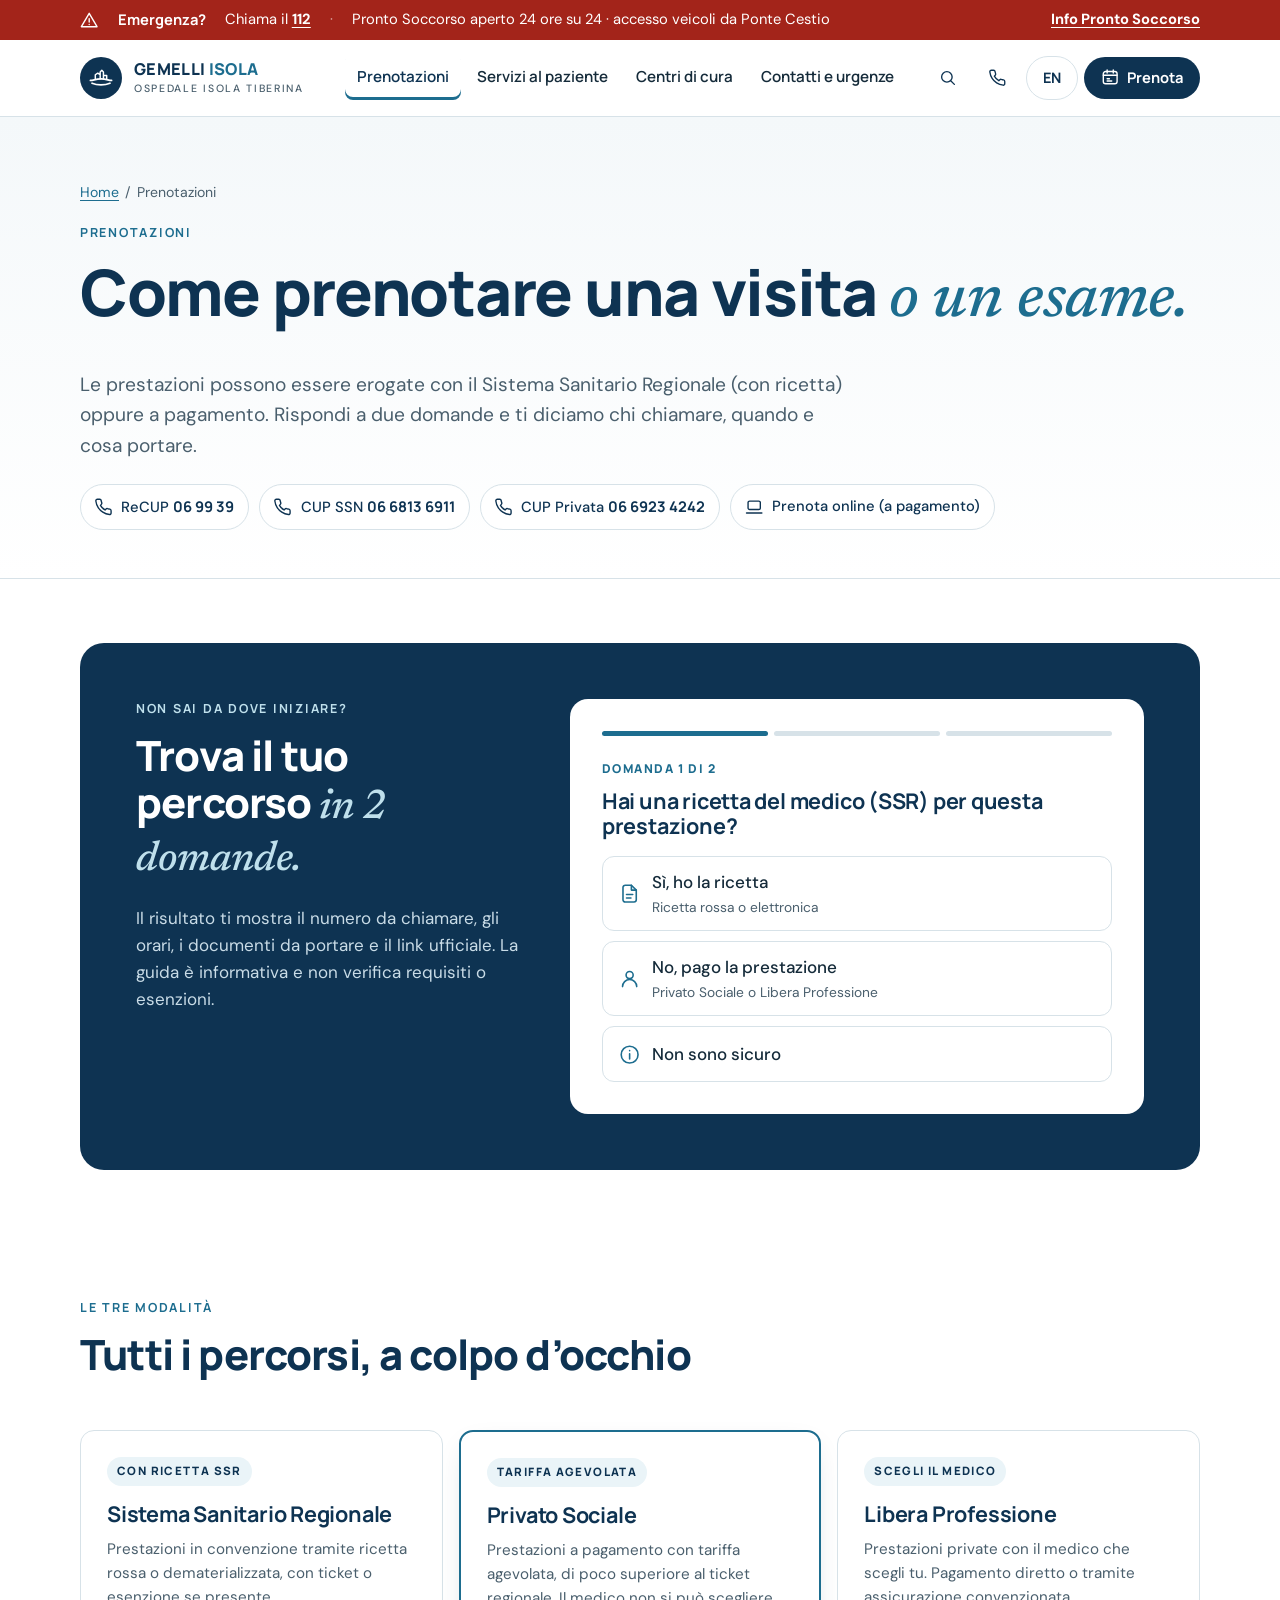
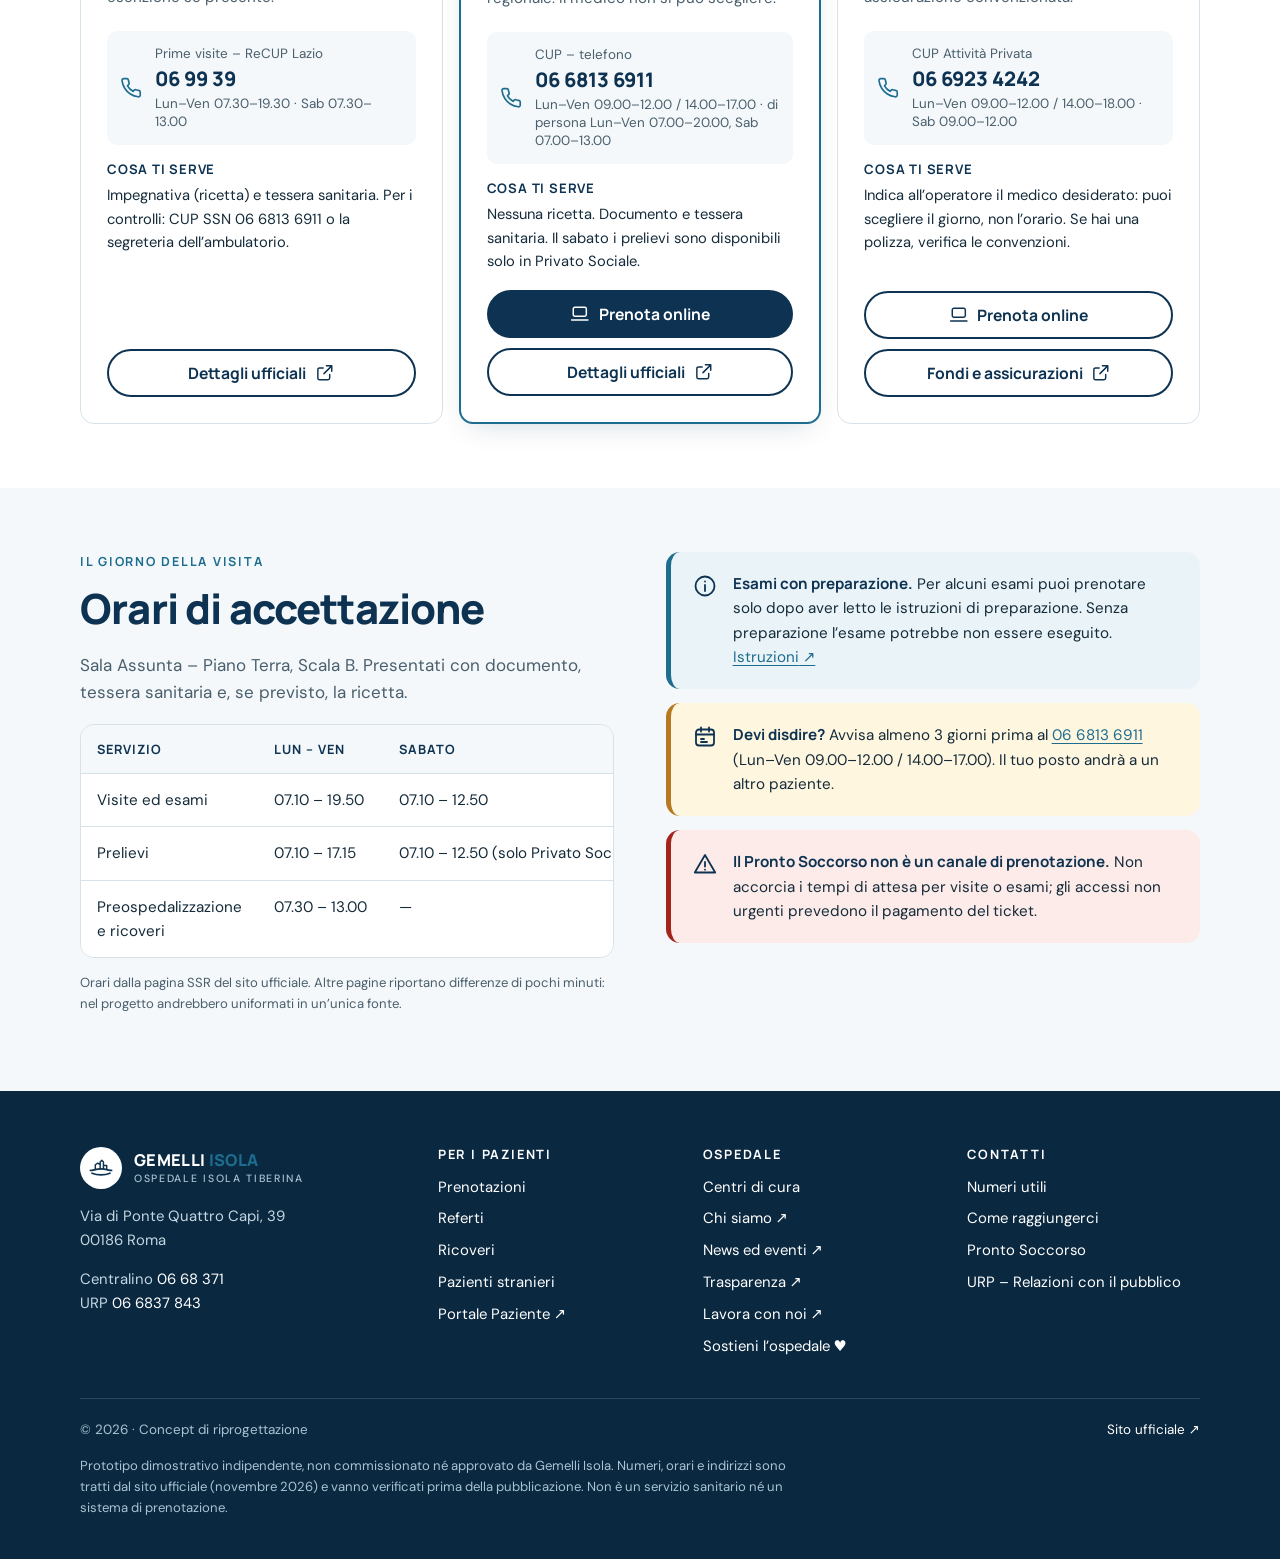
<file: bookings.html>
<!doctype html>
<html lang="it">
<head>
<meta charset="utf-8">
<meta name="viewport" content="width=device-width, initial-scale=1">
<title data-en="Bookings — Gemelli Isola (concept)">Prenotazioni — Gemelli Isola (concept)</title>
<meta name="description" content="Come prenotare visite ed esami: guida in 2 domande, numeri e orari.">
<meta name="robots" content="noindex, nofollow">
<meta name="theme-color" content="#0e3352">
<link rel="stylesheet" href="assets/styles.css">
<link rel="icon" href="assets/favicon.svg" type="image/svg+xml">
</head>
<body>

<svg xmlns="http://www.w3.org/2000/svg" style="display:none">
 <symbol id="i-calendar" viewBox="0 0 24 24"><rect x="3" y="4.5" width="18" height="16" rx="3"/><path d="M3 9.5h18M8 2.5v4M16 2.5v4M8 14h3M8 17h6"/></symbol>
 <symbol id="i-file" viewBox="0 0 24 24"><path d="M14 2.5H7a2.5 2.5 0 0 0-2.5 2.5v14A2.5 2.5 0 0 0 7 21.5h10a2.5 2.5 0 0 0 2.5-2.5V8z"/><path d="M14 2.5V8h5.5M8.5 13h7M8.5 17h5"/></symbol>
 <symbol id="i-phone" viewBox="0 0 24 24"><path d="M21 16.6v3a2 2 0 0 1-2.2 2 19.8 19.8 0 0 1-8.6-3.1 19.5 19.5 0 0 1-6-6A19.8 19.8 0 0 1 1.1 3.9 2 2 0 0 1 3.1 1.7h3a2 2 0 0 1 2 1.7c.1.9.4 1.9.7 2.8a2 2 0 0 1-.5 2.1L7.1 9.6a16 16 0 0 0 6 6l1.3-1.3a2 2 0 0 1 2.1-.4c.9.3 1.8.6 2.8.7a2 2 0 0 1 1.7 2z"/></symbol>
 <symbol id="i-alert" viewBox="0 0 24 24"><path d="M12 3 1.8 20.5h20.4z"/><path d="M12 10v4.5M12 17.6v.1"/></symbol>
 <symbol id="i-cross" viewBox="0 0 24 24"><path d="M9 3h6v6h6v6h-6v6H9v-6H3V9h6z"/></symbol>
 <symbol id="i-map" viewBox="0 0 24 24"><path d="M12 21.5s-7-6.1-7-11.5a7 7 0 0 1 14 0c0 5.4-7 11.5-7 11.5z"/><circle cx="12" cy="10" r="2.6"/></symbol>
 <symbol id="i-search" viewBox="0 0 24 24"><circle cx="10.5" cy="10.5" r="7"/><path d="m20.5 20.5-4.9-4.9"/></symbol>
 <symbol id="i-menu" viewBox="0 0 24 24"><path d="M3 6.5h18M3 12h18M3 17.5h18"/></symbol>
 <symbol id="i-close" viewBox="0 0 24 24"><path d="M5 5l14 14M19 5 5 19"/></symbol>
 <symbol id="i-arrow" viewBox="0 0 24 24"><path d="M4 12h16M14 6l6 6-6 6"/></symbol>
 <symbol id="i-back" viewBox="0 0 24 24"><path d="M20 12H4M10 6l-6 6 6 6"/></symbol>
 <symbol id="i-external" viewBox="0 0 24 24"><path d="M14 3.5h6.5V10M20.5 3.5 11 13M18 14v4.5a2 2 0 0 1-2 2H5.5a2 2 0 0 1-2-2V8a2 2 0 0 1 2-2H10"/></symbol>
 <symbol id="i-bed" viewBox="0 0 24 24"><path d="M2.5 19.5v-14M2.5 15h19v4.5M21.5 15v-3.5a3 3 0 0 0-3-3H11V15"/><circle cx="6.5" cy="11" r="2"/></symbol>
 <symbol id="i-user" viewBox="0 0 24 24"><circle cx="12" cy="8" r="4"/><path d="M4 21a8 8 0 0 1 16 0"/></symbol>
 <symbol id="i-globe" viewBox="0 0 24 24"><circle cx="12" cy="12" r="9.5"/><path d="M2.5 12h19M12 2.5c2.6 2.6 3.9 5.8 3.9 9.5s-1.3 6.9-3.9 9.5c-2.6-2.6-3.9-5.8-3.9-9.5S9.4 5.1 12 2.5z"/></symbol>
 <symbol id="i-clock" viewBox="0 0 24 24"><circle cx="12" cy="12" r="9.5"/><path d="M12 6.5V12l3.5 2"/></symbol>
 <symbol id="i-bus" viewBox="0 0 24 24"><rect x="4" y="3" width="16" height="15" rx="3"/><path d="M4 11h16M8 21v-3M16 21v-3"/><circle cx="8" cy="14.5" r=".6"/><circle cx="16" cy="14.5" r=".6"/></symbol>
 <symbol id="i-check" viewBox="0 0 24 24"><path d="M4.5 12.5 9.5 17.5 19.5 6.5"/></symbol>
 <symbol id="i-info" viewBox="0 0 24 24"><circle cx="12" cy="12" r="9.5"/><path d="M12 11v6M12 7.5v.1"/></symbol>
 <symbol id="i-laptop" viewBox="0 0 24 24"><rect x="4" y="4" width="16" height="11" rx="2"/><path d="M2 19.5h20"/></symbol>
 <symbol id="i-heart" viewBox="0 0 24 24"><path d="M20.8 4.6a5.5 5.5 0 0 0-7.8 0L12 5.7l-1-1.1a5.5 5.5 0 0 0-7.8 7.8L12 21.2l8.8-8.8a5.5 5.5 0 0 0 0-7.8z"/></symbol>
 <symbol id="i-pulse" viewBox="0 0 24 24"><path d="M2 12h4.5l2.5-6 4 12 2.5-6H22"/></symbol>
 <symbol id="i-baby" viewBox="0 0 24 24"><circle cx="12" cy="9" r="5.5"/><path d="M9.8 9.5h.1M14.1 9.5h.1M10.3 11.7c1 .7 2.4.7 3.4 0M7 21c.6-2.6 2.6-4.5 5-4.5s4.4 1.9 5 4.5"/></symbol>
 <symbol id="i-bone" viewBox="0 0 24 24"><path d="M9 12.8 12.8 9M7.5 17.6a2.3 2.3 0 1 1-3.1-3.1 2.3 2.3 0 1 1 3.1-3.1l3.1 3.1M16.5 6.4a2.3 2.3 0 1 1 3.1 3.1 2.3 2.3 0 1 1-3.1 3.1l-3.1-3.1"/></symbol>
 <symbol id="i-eye" viewBox="0 0 24 24"><path d="M1.5 12S5.5 4.5 12 4.5 22.5 12 22.5 12 18.5 19.5 12 19.5 1.5 12 1.5 12z"/><circle cx="12" cy="12" r="3.2"/></symbol>
 <symbol id="i-stomach" viewBox="0 0 24 24"><path d="M9 2.5v5c0 2-1.5 3-3 3.5S3 13 3 15.5C3 19 6 21.5 10 21.5c5.5 0 11-3.5 11-10 0-3.5-2.5-5.5-5-5.5-2 0-3 1.2-3.5 2.5M9 7.5c1.5 0 2.5.5 3.5 1.5"/></symbol>
 <symbol id="i-ribbon" viewBox="0 0 24 24"><path d="M12 13.5c-2.5-3-4-5.4-4-7.5a4 4 0 0 1 8 0c0 2.1-1.5 4.5-4 7.5zM12 13.5 7.5 21.5M12 13.5l4.5 8"/></symbol>
 <symbol id="i-lab" viewBox="0 0 24 24"><path d="M9 2.5h6M10 2.5v6.5L4.5 19a1.7 1.7 0 0 0 1.5 2.5h12a1.7 1.7 0 0 0 1.5-2.5L14 9V2.5M7 14.5h10"/></symbol>
 <symbol id="i-island" viewBox="0 0 32 32"><path d="M3 19c4 0 6-2 13-2s9 2 13 2" stroke-width="2.2"/><path d="M5 22.5c3.5 1.5 7 2 11 2s7.5-.5 11-2" stroke-width="2.2"/><path d="M9 17V12l3-2 3 2v5M15 17V8.5l2-2 2 2V17M19 17v-4h4v4" stroke-width="1.8"/></symbol>
</svg>
<a class="skip-link" href="#main"><span data-en="Skip to content">Vai al contenuto</span></a>
<div class="emergency-bar" role="region" aria-label="Emergenza" data-en-aria-label="Emergency">
 <div class="wrap">
  <svg class="icon" aria-hidden="true"><use href="#i-alert"/></svg><strong><span data-en="Emergency?">Emergenza?</span></strong>
  <span><span data-en="Call">Chiama il</span> <a href="tel:112">112</a></span>
  <span class="sep hide-sm" aria-hidden="true">·</span>
  <span class="hide-sm"><span data-en="Emergency Department open 24/7 · vehicle access via Ponte Cestio">Pronto Soccorso aperto 24 ore su 24 · accesso veicoli da Ponte Cestio</span></span>
  <a class="push" href="contacts.html#pronto-soccorso"><span data-en="Emergency info">Info Pronto Soccorso</span></a>
 </div>
</div>
<header class="site-header">
 <div class="wrap">
  <a class="brand" href="index.html" aria-label="Gemelli Isola — Home"><span class="brand-mark"><svg class="icon" aria-hidden="true"><use href="#i-island"/></svg></span><span class="brand-text"><b>GEMELLI <span>ISOLA</span></b><small>OSPEDALE ISOLA TIBERINA</small></span></a>
  <nav class="main-nav" aria-label="Principale" data-en-aria-label="Main"><a href="bookings.html" aria-current="page"><span data-en="Bookings">Prenotazioni</span></a><a href="patient-services.html"><span data-en="Patient services">Servizi al paziente</span></a><a href="index.html#centri"><span data-en="Care centres">Centri di cura</span></a><a href="contacts.html"><span data-en="Contacts &amp; emergencies">Contatti e urgenze</span></a></nav>
  <div class="header-actions">
   <button class="icon-btn" type="button" data-open="search" aria-label="Cerca" data-en-aria-label="Search"><svg class="icon" aria-hidden="true"><use href="#i-search"/></svg></button>
   <button class="icon-btn hide-sm" type="button" data-open="numbers"><svg class="icon" aria-hidden="true"><use href="#i-phone"/></svg><span class="label-lg"><span data-en="Useful numbers">Numeri utili</span></span></button>
   <button class="icon-btn lang-btn" type="button" data-lang-toggle aria-label="Switch to English" data-en-aria-label="Passa all'italiano">EN</button>
   <a class="btn btn-primary btn-sm hide-md" href="bookings.html"><svg class="icon" aria-hidden="true"><use href="#i-calendar"/></svg><span data-en="Book">Prenota</span></a>
   <button class="icon-btn menu-btn" type="button" aria-expanded="false" aria-controls="mobileNav" aria-label="Apri menu" data-en-aria-label="Open menu"><svg class="icon" aria-hidden="true"><use href="#i-menu"/></svg></button>
  </div>
 </div>
</header>
<div class="mobile-nav" id="mobileNav" data-open="false">
 <div class="mn-head"><a class="brand" href="index.html"><span class="brand-mark"><svg class="icon" aria-hidden="true"><use href="#i-island"/></svg></span><span class="brand-text"><b>GEMELLI <span>ISOLA</span></b><small>OSPEDALE ISOLA TIBERINA</small></span></a><button class="icon-btn" type="button" data-close-menu aria-label="Chiudi menu" data-en-aria-label="Close menu"><svg class="icon" aria-hidden="true"><use href="#i-close"/></svg></button></div>
 <ul><li><a href="bookings.html"><span data-en="Bookings">Prenotazioni</span> <svg class="icon" aria-hidden="true"><use href="#i-arrow"/></svg></a></li><li><a href="patient-services.html"><span data-en="Patient services">Servizi al paziente</span> <svg class="icon" aria-hidden="true"><use href="#i-arrow"/></svg></a></li><li><a href="index.html#centri"><span data-en="Care centres">Centri di cura</span> <svg class="icon" aria-hidden="true"><use href="#i-arrow"/></svg></a></li><li><a href="contacts.html"><span data-en="Contacts &amp; emergencies">Contatti e urgenze</span> <svg class="icon" aria-hidden="true"><use href="#i-arrow"/></svg></a></li></ul>
 <div class="mn-extra">
  <a class="btn btn-primary btn-block" href="bookings.html"><svg class="icon" aria-hidden="true"><use href="#i-calendar"/></svg><span data-en="Book a visit or test">Prenota una visita o un esame</span></a>
  <a class="btn btn-outline btn-block" href="https://portalepaziente.ospedaleisolatiberina.it/" target="_blank" rel="noopener"><svg class="icon" aria-hidden="true"><use href="#i-user"/></svg><span data-en="Patient Portal">Portale Paziente</span></a>
  <a class="btn btn-alert btn-block" href="contacts.html#pronto-soccorso"><svg class="icon" aria-hidden="true"><use href="#i-alert"/></svg><span data-en="Emergency Department">Pronto Soccorso</span></a>
 </div>
</div>
<main id="main" tabindex="-1">

<section class="page-hero">
 <div class="wrap">
  <nav class="crumbs" aria-label="Percorso" data-en-aria-label="Breadcrumb"><a href="index.html">Home</a><span aria-hidden="true">/</span><span data-en="Bookings">Prenotazioni</span></nav>
  <span class="kicker"><span data-en="Bookings">Prenotazioni</span></span>
  <h1 data-en="How to book a visit &lt;em&gt;or a test.&lt;/em&gt;">Come prenotare una visita <em>o un esame.</em></h1>
  <p class="lead" data-en="Services are provided either through the Regional Health Service (with a prescription) or privately. Answer two questions and we will tell you who to call, when, and what to bring.">Le prestazioni possono essere erogate con il Sistema Sanitario Regionale (con ricetta) oppure a pagamento. Rispondi a due domande e ti diciamo chi chiamare, quando e cosa portare.</p>
  <div class="quick-nums">
   <a href="tel:+39069939"><svg class="icon" aria-hidden="true"><use href="#i-phone"/></svg><span>ReCUP <b>06 99 39</b></span></a>
   <a href="tel:+390668136911"><svg class="icon" aria-hidden="true"><use href="#i-phone"/></svg><span>CUP SSN <b>06 6813 6911</b></span></a>
   <a href="tel:+390669234242"><svg class="icon" aria-hidden="true"><use href="#i-phone"/></svg><span><span data-en="CUP Private">CUP Privata</span> <b>06 6923 4242</b></span></a>
   <a href="https://serviziprenotazioni.fatebenefratelli-isolatiberina.it/#/" target="_blank" rel="noopener"><svg class="icon" aria-hidden="true"><use href="#i-laptop"/></svg><span data-en="Book online (private)">Prenota online (a pagamento)</span></a>
  </div>
 </div>
</section>

<section class="section tight anchor" id="guida" aria-labelledby="guide-title">
 <div class="wrap">
  <div class="guide">
   <div class="intro">
    <span class="kicker light"><span data-en="Not sure where to start?">Non sai da dove iniziare?</span></span>
    <h2 id="guide-title" data-en="Find your route &lt;em style=&quot;color:#bfe0ec&quot;&gt;in 2 questions.&lt;/em&gt;">Trova il tuo percorso <em style="color:#bfe0ec">in 2 domande.</em></h2>
    <p data-en="The result shows the number to call, the hours, the documents to bring and the official link. The guide is informational and does not check eligibility or exemptions.">Il risultato ti mostra il numero da chiamare, gli orari, i documenti da portare e il link ufficiale. La guida è informativa e non verifica requisiti o esenzioni.</p>
   </div>
   <div class="guide-box" id="bookingGuide" aria-live="polite"></div>
  </div>
 </div>
</section>

<section class="section tight" aria-labelledby="paths-title">
 <div class="wrap">
  <div class="section-head"><div><span class="kicker"><span data-en="The three options">Le tre modalità</span></span><h2 id="paths-title" data-en="All routes at a glance">Tutti i percorsi, a colpo d’occhio</h2></div></div>
  <div class="paths">
   <article class="path" id="ssr">
 <span class="tag" data-en="With NHS prescription">Con ricetta SSR</span>
 <h3 data-en="Regional Health Service">Sistema Sanitario Regionale</h3>
 <p data-en="Services covered by the regional health system with a red or electronic prescription, with a co-payment (ticket) or exemption where applicable.">Prestazioni in convenzione tramite ricetta rossa o dematerializzata, con ticket o esenzione se presente.</p>
 <a class="phone" href="tel:+39069939"><svg class="icon" aria-hidden="true"><use href="#i-phone"/></svg><span><small data-en="First visits – ReCUP Lazio">Prime visite – ReCUP Lazio</small><b>06 99 39</b><small data-en="Mon–Fri 07:30–19:30 · Sat 07:30–13:00">Lun–Ven 07.30–19.30 · Sab 07.30–13.00</small></span></a>
 <div class="need"><strong data-en="What you need">Cosa ti serve</strong><span data-en="Prescription and health card. For follow-ups: CUP NHS 06 6813 6911 or the clinic’s front desk.">Impegnativa (ricetta) e tessera sanitaria. Per i controlli: CUP SSN 06 6813 6911 o la segreteria dell’ambulatorio.</span></div>
 <div class="actions"><a class="btn btn-outline btn-block" href="https://www.ospedaleisolatiberina.it/prenotazioni/ssr/" target="_blank" rel="noopener"><span data-en="Official details">Dettagli ufficiali</span> <svg class="icon" aria-hidden="true"><use href="#i-external"/></svg></a></div>
</article>
   <article class="path highlight" id="sociale">
 <span class="tag" data-en="Reduced fee">Tariffa agevolata</span>
 <h3 data-en="Social Private">Privato Sociale</h3>
 <p data-en="Paid services at a reduced fee, slightly above the regional co-payment. You cannot choose the doctor.">Prestazioni a pagamento con tariffa agevolata, di poco superiore al ticket regionale. Il medico non si può scegliere.</p>
 <a class="phone" href="tel:+390668136911"><svg class="icon" aria-hidden="true"><use href="#i-phone"/></svg><span><small data-en="CUP – phone">CUP – telefono</small><b>06 6813 6911</b><small data-en="Mon–Fri 09:00–12:00 / 14:00–17:00 · in person Mon–Fri 07:00–20:00, Sat 07:00–13:00">Lun–Ven 09.00–12.00 / 14.00–17.00 · di persona Lun–Ven 07.00–20.00, Sab 07.00–13.00</small></span></a>
 <div class="need"><strong data-en="What you need">Cosa ti serve</strong><span data-en="No prescription needed. ID and health card. On Saturdays blood tests are available only as Social Private.">Nessuna ricetta. Documento e tessera sanitaria. Il sabato i prelievi sono disponibili solo in Privato Sociale.</span></div>
 <div class="actions"><a class="btn btn-primary btn-block" href="https://serviziprenotazioni.fatebenefratelli-isolatiberina.it/#/" target="_blank" rel="noopener"><svg class="icon" aria-hidden="true"><use href="#i-laptop"/></svg><span data-en="Book online">Prenota online</span></a><a class="btn btn-outline btn-block" href="https://www.ospedaleisolatiberina.it/prenotazioni/privatosociale/" target="_blank" rel="noopener"><span data-en="Official details">Dettagli ufficiali</span> <svg class="icon" aria-hidden="true"><use href="#i-external"/></svg></a></div>
</article>
   <article class="path" id="libera">
 <span class="tag" data-en="Choose your doctor">Scegli il medico</span>
 <h3 data-en="Private Practice">Libera Professione</h3>
 <p data-en="Private services with the doctor of your choice. Pay directly or through an affiliated insurer.">Prestazioni private con il medico che scegli tu. Pagamento diretto o tramite assicurazione convenzionata.</p>
 <a class="phone" href="tel:+390669234242"><svg class="icon" aria-hidden="true"><use href="#i-phone"/></svg><span><small data-en="CUP Private Practice">CUP Attività Privata</small><b>06 6923 4242</b><small data-en="Mon–Fri 09:00–12:00 / 14:00–18:00 · Sat 09:00–12:00">Lun–Ven 09.00–12.00 / 14.00–18.00 · Sab 09.00–12.00</small></span></a>
 <div class="need"><strong data-en="What you need">Cosa ti serve</strong><span data-en="Tell the operator which doctor you want: you can choose the day, not the time. If you are insured, check the agreements.">Indica all’operatore il medico desiderato: puoi scegliere il giorno, non l’orario. Se hai una polizza, verifica le convenzioni.</span></div>
 <div class="actions"><a class="btn btn-outline btn-block" href="https://serviziprenotazioni.fatebenefratelli-isolatiberina.it/#/" target="_blank" rel="noopener"><svg class="icon" aria-hidden="true"><use href="#i-laptop"/></svg><span data-en="Book online">Prenota online</span></a><a class="btn btn-outline btn-block" href="https://www.ospedaleisolatiberina.it/attivita-privata/fondi-assicurazioni/" target="_blank" rel="noopener"><span data-en="Funds &amp; insurers">Fondi e assicurazioni</span> <svg class="icon" aria-hidden="true"><use href="#i-external"/></svg></a></div>
</article>
  </div>
 </div>
</section>

<section class="section tight bg-pale" aria-labelledby="day-title">
 <div class="wrap split">
  <div>
   <span class="kicker"><span data-en="On the day">Il giorno della visita</span></span>
   <h2 id="day-title" data-en="Check-in hours">Orari di accettazione</h2>
   <p class="muted" data-en="Sala Assunta – Ground floor, Staircase B. Bring ID, health card and, if required, your prescription.">Sala Assunta – Piano Terra, Scala B. Presentati con documento, tessera sanitaria e, se previsto, la ricetta.</p>
   <div class="table-wrap">
    <table>
     <thead><tr><th><span data-en="Service">Servizio</span></th><th><span data-en="Mon – Fri">Lun – Ven</span></th><th><span data-en="Saturday">Sabato</span></th></tr></thead>
     <tbody>
      <tr><td><span data-en="Visits and tests">Visite ed esami</span></td><td>07.10 – 19.50</td><td>07.10 – 12.50</td></tr>
      <tr><td><span data-en="Blood tests">Prelievi</span></td><td>07.10 – 17.15</td><td><span data-en="07:10 – 12:50 (Social Private only)">07.10 – 12.50 (solo Privato Sociale)</span></td></tr>
      <tr><td><span data-en="Pre-admission and admissions">Preospedalizzazione e ricoveri</span></td><td>07.30 – 13.00</td><td>—</td></tr>
     </tbody>
    </table>
   </div>
   <p class="disclaimer-sm" data-en="Hours from the official NHS booking page. Other pages show differences of a few minutes: the project would consolidate them into a single source.">Orari dalla pagina SSR del sito ufficiale. Altre pagine riportano differenze di pochi minuti: nel progetto andrebbero uniformati in un’unica fonte.</p>
  </div>
  <div style="display:grid;gap:14px">
   <div class="notice"><svg class="icon" aria-hidden="true"><use href="#i-info"/></svg><p><span data-en="&lt;strong&gt;Tests that need preparation.&lt;/strong&gt; For some tests you can book only after reading the preparation instructions. Without preparation, the test may not be carried out."><strong>Esami con preparazione.</strong> Per alcuni esami puoi prenotare solo dopo aver letto le istruzioni di preparazione. Senza preparazione l’esame potrebbe non essere eseguito.</span> <a href="https://www.ospedaleisolatiberina.it/info-utili/preparazione-visite-esami/" target="_blank" rel="noopener"><span data-en="Instructions">Istruzioni</span> ↗</a></p></div>
   <div class="notice warn"><svg class="icon" aria-hidden="true"><use href="#i-calendar"/></svg><p><span data-en="&lt;strong&gt;Need to cancel?&lt;/strong&gt; Let us know at least 3 days before on &lt;a href=&quot;tel:+390668136911&quot;&gt;06 6813 6911&lt;/a&gt; (Mon–Fri 09:00–12:00 / 14:00–17:00). Your slot will go to another patient."><strong>Devi disdire?</strong> Avvisa almeno 3 giorni prima al <a href="tel:+390668136911">06 6813 6911</a> (Lun–Ven 09.00–12.00 / 14.00–17.00). Il tuo posto andrà a un altro paziente.</span></p></div>
   <div class="notice alert"><svg class="icon" aria-hidden="true"><use href="#i-alert"/></svg><p><span data-en="&lt;strong&gt;The Emergency Department is not a booking channel.&lt;/strong&gt; It does not shorten waiting times for visits or tests; non-urgent visits are subject to a co-payment."><strong>Il Pronto Soccorso non è un canale di prenotazione.</strong> Non accorcia i tempi di attesa per visite o esami; gli accessi non urgenti prevedono il pagamento del ticket.</span></p></div>
  </div>
 </div>
</section>

</main>
<footer class="site-footer">
 <div class="wrap">
  <div class="footer-grid">
   <div>
    <a class="brand" href="index.html"><span class="brand-mark"><svg class="icon" aria-hidden="true"><use href="#i-island"/></svg></span><span class="brand-text"><b>GEMELLI <span>ISOLA</span></b><small>OSPEDALE ISOLA TIBERINA</small></span></a>
    <p>Via di Ponte Quattro Capi, 39<br>00186 Roma</p>
    <p><span data-en="Switchboard">Centralino</span> <a href="tel:+390668371">06 68 371</a><br>URP <a href="tel:+39066837843">06 6837 843</a></p>
   </div>
   <div>
    <h4><span data-en="For patients">Per i pazienti</span></h4>
    <ul>
     <li><a href="bookings.html"><span data-en="Bookings">Prenotazioni</span></a></li>
     <li><a href="patient-services.html#referti"><span data-en="Test results">Referti</span></a></li>
     <li><a href="patient-services.html#ricoveri"><span data-en="Hospital admissions">Ricoveri</span></a></li>
     <li><a href="patient-services.html#stranieri"><span data-en="International patients">Pazienti stranieri</span></a></li>
     <li><a href="https://portalepaziente.ospedaleisolatiberina.it/" target="_blank" rel="noopener"><span data-en="Patient Portal">Portale Paziente</span> ↗</a></li>
    </ul>
   </div>
   <div>
    <h4><span data-en="Hospital">Ospedale</span></h4>
    <ul>
     <li><a href="index.html#centri"><span data-en="Care centres">Centri di cura</span></a></li>
     <li><a href="https://www.ospedaleisolatiberina.it/chi-siamo/" target="_blank" rel="noopener"><span data-en="About us">Chi siamo</span> ↗</a></li>
     <li><a href="https://www.ospedaleisolatiberina.it/news-eventi/" target="_blank" rel="noopener"><span data-en="News &amp; events">News ed eventi</span> ↗</a></li>
     <li><a href="https://www.ospedaleisolatiberina.it/trasparenza/" target="_blank" rel="noopener"><span data-en="Transparency">Trasparenza</span> ↗</a></li>
     <li><a href="https://www.ospedaleisolatiberina.it/lavora-con-noi/" target="_blank" rel="noopener"><span data-en="Careers">Lavora con noi</span> ↗</a></li>
     <li><a href="https://donaora.ospedaleisolatiberina.it/" target="_blank" rel="noopener"><span data-en="Support the hospital">Sostieni l’ospedale</span> ♥</a></li>
    </ul>
   </div>
   <div>
    <h4><span data-en="Contacts">Contatti</span></h4>
    <ul>
     <li><a href="contacts.html#numeri"><span data-en="Useful numbers">Numeri utili</span></a></li>
     <li><a href="contacts.html#come-arrivare"><span data-en="Getting here">Come raggiungerci</span></a></li>
     <li><a href="contacts.html#pronto-soccorso"><span data-en="Emergency Department">Pronto Soccorso</span></a></li>
     <li><a href="contacts.html#urp"><span data-en="Patient relations office">URP – Relazioni con il pubblico</span></a></li>
    </ul>
   </div>
  </div>
  <div class="footer-bottom">
   <span>© 2026 · <span data-en="Redesign concept">Concept di riprogettazione</span></span>
   <span><a href="https://www.ospedaleisolatiberina.it/" target="_blank" rel="noopener"><span data-en="Official website">Sito ufficiale</span> ↗</a></span>
  </div>
  <p class="concept-note" data-en="Independent demonstration prototype, not commissioned or approved by Gemelli Isola. Phone numbers, opening hours and addresses are taken from the official website (November 2026) and must be verified before publication. This is not a healthcare service or a booking system.">Prototipo dimostrativo indipendente, non commissionato né approvato da Gemelli Isola. Numeri, orari e indirizzi sono tratti dal sito ufficiale (novembre 2026) e vanno verificati prima della pubblicazione. Non è un servizio sanitario né un sistema di prenotazione.</p>
 </div>
</footer>
<nav class="bottom-bar" aria-label="Azioni rapide" data-en-aria-label="Quick actions">
 <a class="primary" href="bookings.html"><svg class="icon" aria-hidden="true"><use href="#i-calendar"/></svg><span data-en="Book">Prenota</span></a>
 <button type="button" data-open="numbers"><svg class="icon" aria-hidden="true"><use href="#i-phone"/></svg><span data-en="Numbers">Numeri</span></button>
 <button type="button" data-open="search"><svg class="icon" aria-hidden="true"><use href="#i-search"/></svg><span data-en="Search">Cerca</span></button>
 <button type="button" class="menu-btn-bb" aria-controls="mobileNav"><svg class="icon" aria-hidden="true"><use href="#i-menu"/></svg><span data-en="Menu">Menu</span></button>
</nav>
<dialog id="dlg-search" aria-labelledby="dlg-search-title">
 <div class="dlg-head"><h2 id="dlg-search-title"><span data-en="Search the site">Cerca nel sito</span></h2><button class="icon-btn" type="button" data-close aria-label="Chiudi" data-en-aria-label="Close"><svg class="icon" aria-hidden="true"><use href="#i-close"/></svg></button></div>
 <div class="dlg-body">
  <label class="search-field"><svg class="icon" aria-hidden="true"><use href="#i-search"/></svg><span class="sr-only"><span data-en="Search">Cerca</span></span><input type="search" id="searchInput" autocomplete="off" placeholder="Es. referti, prelievi, cardiologia, parcheggio…" data-en-placeholder="E.g. test results, blood test, cardiology, parking…"></label>
  <ul class="results" id="searchResults" aria-live="polite"></ul>
 </div>
</dialog>
<dialog id="dlg-numbers" aria-labelledby="dlg-numbers-title">
 <div class="dlg-head"><h2 id="dlg-numbers-title"><span data-en="Useful numbers">Numeri utili</span></h2><button class="icon-btn" type="button" data-close aria-label="Chiudi" data-en-aria-label="Close"><svg class="icon" aria-hidden="true"><use href="#i-close"/></svg></button></div>
 <div class="dlg-body"><ul class="num-list"><li class="em"><a href="tel:112"><svg class="icon" aria-hidden="true"><use href="#i-phone"/></svg><span><b>112</b><small data-en="Medical emergency">Emergenza sanitaria</small><small data-en="Single emergency number, 24/7">Numero unico di emergenza, 24 ore su 24</small></span></a></li><li class=""><a href="tel:+39069939"><svg class="icon" aria-hidden="true"><use href="#i-phone"/></svg><span><b>06 99 39</b><small data-en="ReCUP Lazio Region – first visits (NHS)">ReCUP Regione Lazio – prime visite SSR</small><small data-en="Mon–Fri 07:30–19:30 · Sat 07:30–13:00">Lun–Ven 07.30–19.30 · Sab 07.30–13.00</small></span></a></li><li class=""><a href="tel:+390668136911"><svg class="icon" aria-hidden="true"><use href="#i-phone"/></svg><span><b>06 6813 6911</b><small data-en="CUP NHS – follow-ups, Social Private and cancellations">CUP SSN – controlli, Privato Sociale e disdette</small><small data-en="Mon–Fri 09:00–12:00 / 14:00–17:00">Lun–Ven 09.00–12.00 / 14.00–17.00</small></span></a></li><li class=""><a href="tel:+390669234242"><svg class="icon" aria-hidden="true"><use href="#i-phone"/></svg><span><b>06 6923 4242</b><small data-en="CUP Private Practice">CUP Attività Privata – Libera Professione</small><small data-en="Mon–Fri 09:00–12:00 / 14:00–18:00 · Sat 09:00–12:00">Lun–Ven 09.00–12.00 / 14.00–18.00 · Sab 09.00–12.00</small></span></a></li><li class=""><a href="tel:+39066837843"><svg class="icon" aria-hidden="true"><use href="#i-phone"/></svg><span><b>06 6837 843</b><small data-en="Patient relations office (URP)">URP – Relazioni con il pubblico</small><small data-en="Information, feedback and complaints">Informazioni, segnalazioni e reclami</small></span></a></li><li class=""><a href="tel:+390668371"><svg class="icon" aria-hidden="true"><use href="#i-phone"/></svg><span><b>06 68 371</b><small data-en="Switchboard">Centralino</small><small data-en="Ospedale Isola Tiberina – Gemelli Isola">Ospedale Isola Tiberina – Gemelli Isola</small></span></a></li></ul>
  <p class="disclaimer-sm" data-en="Tap a number to call. Hours taken from the official website: verify before publication.">Tocca un numero per chiamare. Orari tratti dal sito ufficiale: verificare prima della pubblicazione.</p>
 </div>
</dialog>
<script src="assets/app.js" defer></script>
</body>
</html>
</file>
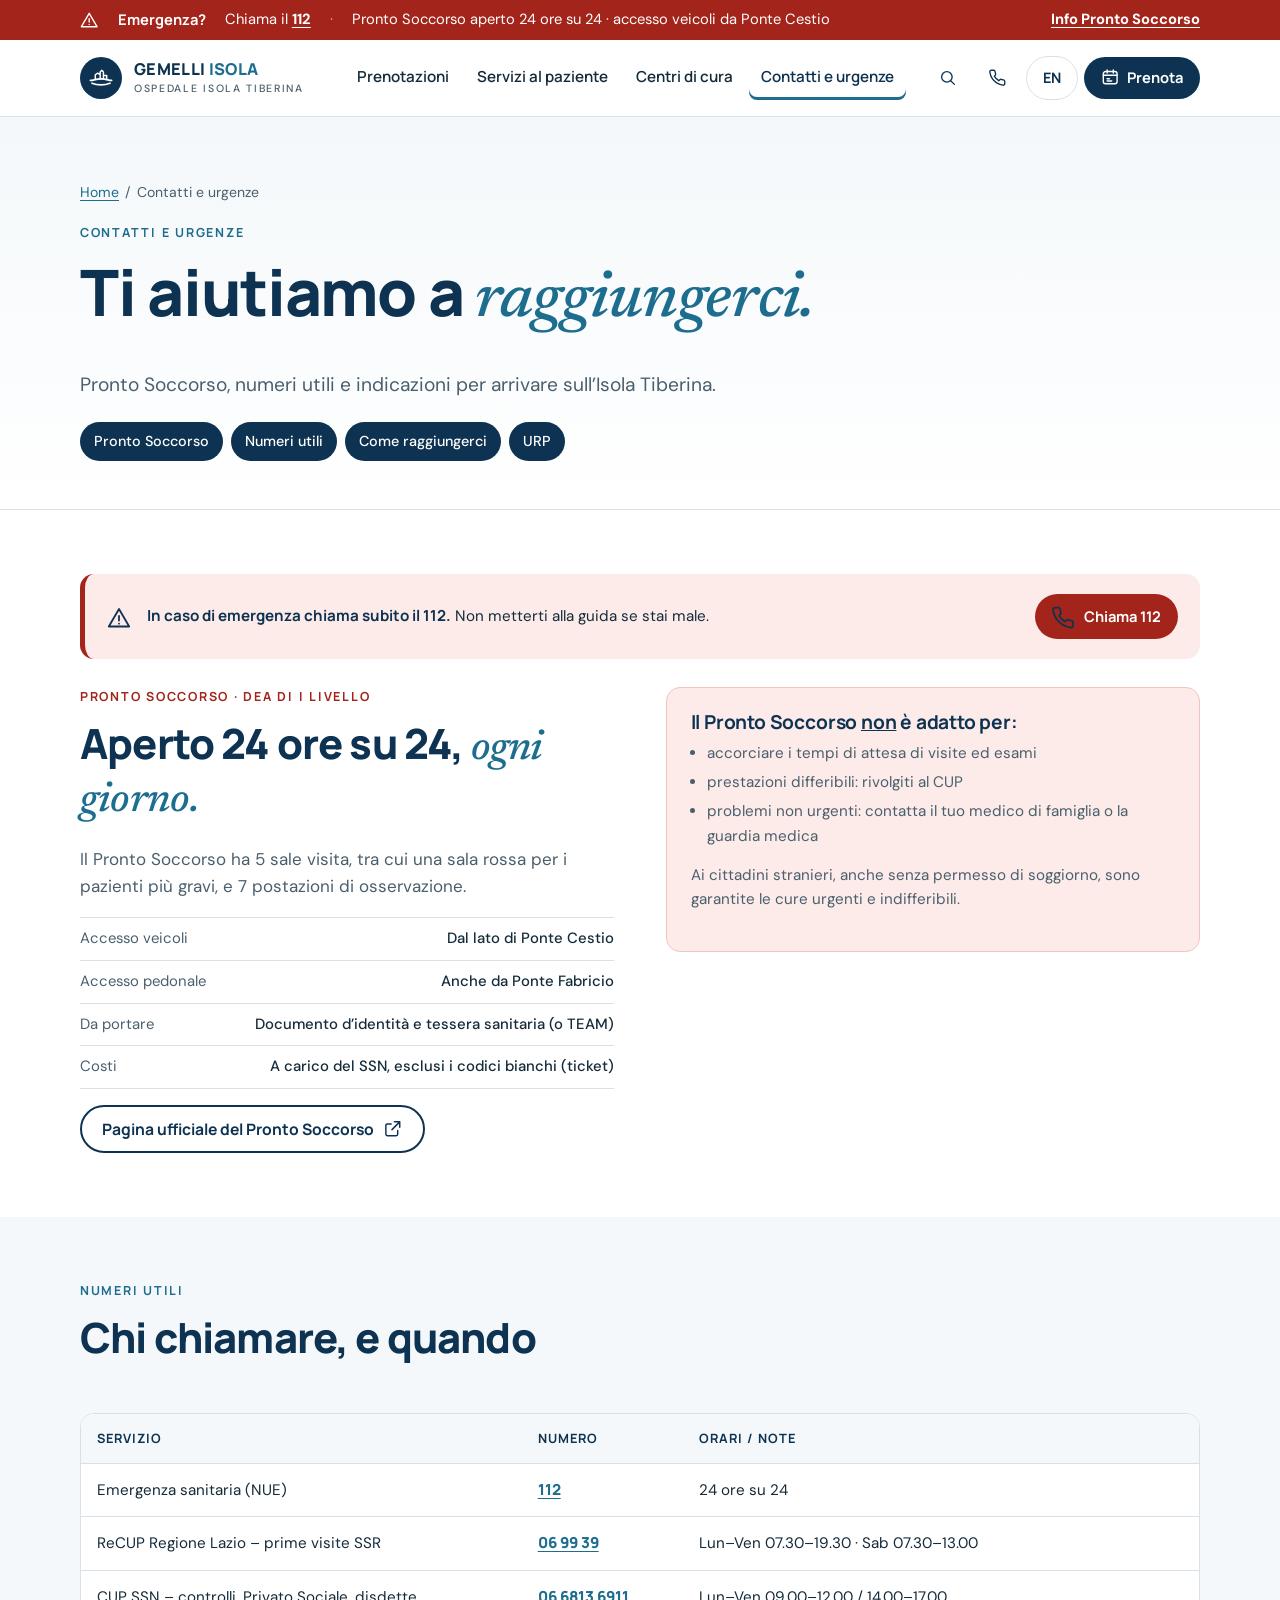
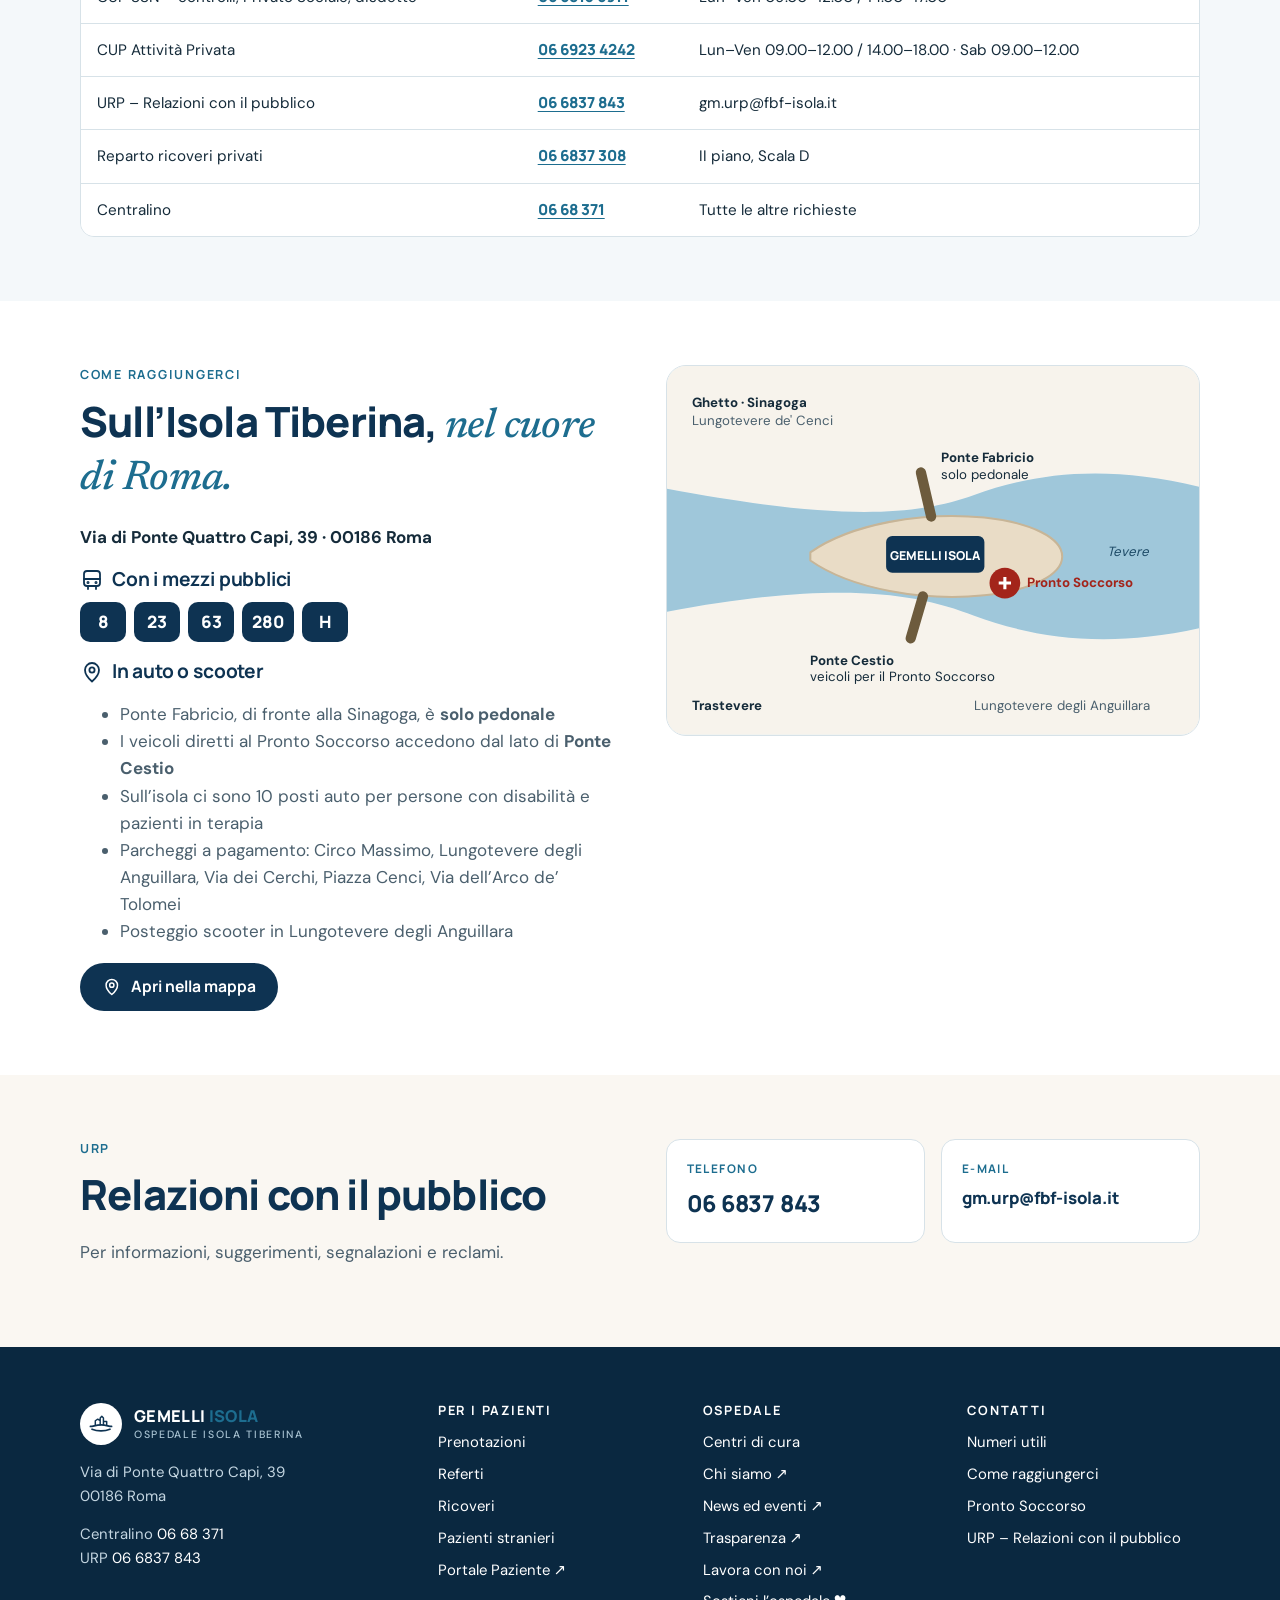
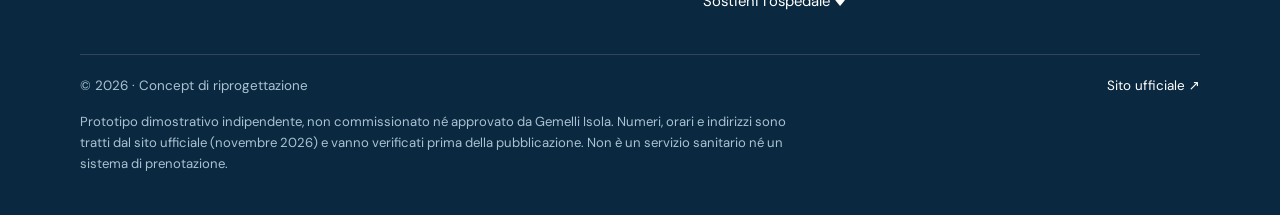
<file: contacts.html>
<!doctype html>
<html lang="it">
<head>
<meta charset="utf-8">
<meta name="viewport" content="width=device-width, initial-scale=1">
<title data-en="Contacts &amp; emergencies — Gemelli Isola (concept)">Contatti e urgenze — Gemelli Isola (concept)</title>
<meta name="description" content="Pronto Soccorso, numeri utili e come raggiungere l&#x27;Isola Tiberina.">
<meta name="robots" content="noindex, nofollow">
<meta name="theme-color" content="#0e3352">
<link rel="stylesheet" href="assets/styles.css">
<link rel="icon" href="assets/favicon.svg" type="image/svg+xml">
</head>
<body>

<svg xmlns="http://www.w3.org/2000/svg" style="display:none">
 <symbol id="i-calendar" viewBox="0 0 24 24"><rect x="3" y="4.5" width="18" height="16" rx="3"/><path d="M3 9.5h18M8 2.5v4M16 2.5v4M8 14h3M8 17h6"/></symbol>
 <symbol id="i-file" viewBox="0 0 24 24"><path d="M14 2.5H7a2.5 2.5 0 0 0-2.5 2.5v14A2.5 2.5 0 0 0 7 21.5h10a2.5 2.5 0 0 0 2.5-2.5V8z"/><path d="M14 2.5V8h5.5M8.5 13h7M8.5 17h5"/></symbol>
 <symbol id="i-phone" viewBox="0 0 24 24"><path d="M21 16.6v3a2 2 0 0 1-2.2 2 19.8 19.8 0 0 1-8.6-3.1 19.5 19.5 0 0 1-6-6A19.8 19.8 0 0 1 1.1 3.9 2 2 0 0 1 3.1 1.7h3a2 2 0 0 1 2 1.7c.1.9.4 1.9.7 2.8a2 2 0 0 1-.5 2.1L7.1 9.6a16 16 0 0 0 6 6l1.3-1.3a2 2 0 0 1 2.1-.4c.9.3 1.8.6 2.8.7a2 2 0 0 1 1.7 2z"/></symbol>
 <symbol id="i-alert" viewBox="0 0 24 24"><path d="M12 3 1.8 20.5h20.4z"/><path d="M12 10v4.5M12 17.6v.1"/></symbol>
 <symbol id="i-cross" viewBox="0 0 24 24"><path d="M9 3h6v6h6v6h-6v6H9v-6H3V9h6z"/></symbol>
 <symbol id="i-map" viewBox="0 0 24 24"><path d="M12 21.5s-7-6.1-7-11.5a7 7 0 0 1 14 0c0 5.4-7 11.5-7 11.5z"/><circle cx="12" cy="10" r="2.6"/></symbol>
 <symbol id="i-search" viewBox="0 0 24 24"><circle cx="10.5" cy="10.5" r="7"/><path d="m20.5 20.5-4.9-4.9"/></symbol>
 <symbol id="i-menu" viewBox="0 0 24 24"><path d="M3 6.5h18M3 12h18M3 17.5h18"/></symbol>
 <symbol id="i-close" viewBox="0 0 24 24"><path d="M5 5l14 14M19 5 5 19"/></symbol>
 <symbol id="i-arrow" viewBox="0 0 24 24"><path d="M4 12h16M14 6l6 6-6 6"/></symbol>
 <symbol id="i-back" viewBox="0 0 24 24"><path d="M20 12H4M10 6l-6 6 6 6"/></symbol>
 <symbol id="i-external" viewBox="0 0 24 24"><path d="M14 3.5h6.5V10M20.5 3.5 11 13M18 14v4.5a2 2 0 0 1-2 2H5.5a2 2 0 0 1-2-2V8a2 2 0 0 1 2-2H10"/></symbol>
 <symbol id="i-bed" viewBox="0 0 24 24"><path d="M2.5 19.5v-14M2.5 15h19v4.5M21.5 15v-3.5a3 3 0 0 0-3-3H11V15"/><circle cx="6.5" cy="11" r="2"/></symbol>
 <symbol id="i-user" viewBox="0 0 24 24"><circle cx="12" cy="8" r="4"/><path d="M4 21a8 8 0 0 1 16 0"/></symbol>
 <symbol id="i-globe" viewBox="0 0 24 24"><circle cx="12" cy="12" r="9.5"/><path d="M2.5 12h19M12 2.5c2.6 2.6 3.9 5.8 3.9 9.5s-1.3 6.9-3.9 9.5c-2.6-2.6-3.9-5.8-3.9-9.5S9.4 5.1 12 2.5z"/></symbol>
 <symbol id="i-clock" viewBox="0 0 24 24"><circle cx="12" cy="12" r="9.5"/><path d="M12 6.5V12l3.5 2"/></symbol>
 <symbol id="i-bus" viewBox="0 0 24 24"><rect x="4" y="3" width="16" height="15" rx="3"/><path d="M4 11h16M8 21v-3M16 21v-3"/><circle cx="8" cy="14.5" r=".6"/><circle cx="16" cy="14.5" r=".6"/></symbol>
 <symbol id="i-check" viewBox="0 0 24 24"><path d="M4.5 12.5 9.5 17.5 19.5 6.5"/></symbol>
 <symbol id="i-info" viewBox="0 0 24 24"><circle cx="12" cy="12" r="9.5"/><path d="M12 11v6M12 7.5v.1"/></symbol>
 <symbol id="i-laptop" viewBox="0 0 24 24"><rect x="4" y="4" width="16" height="11" rx="2"/><path d="M2 19.5h20"/></symbol>
 <symbol id="i-heart" viewBox="0 0 24 24"><path d="M20.8 4.6a5.5 5.5 0 0 0-7.8 0L12 5.7l-1-1.1a5.5 5.5 0 0 0-7.8 7.8L12 21.2l8.8-8.8a5.5 5.5 0 0 0 0-7.8z"/></symbol>
 <symbol id="i-pulse" viewBox="0 0 24 24"><path d="M2 12h4.5l2.5-6 4 12 2.5-6H22"/></symbol>
 <symbol id="i-baby" viewBox="0 0 24 24"><circle cx="12" cy="9" r="5.5"/><path d="M9.8 9.5h.1M14.1 9.5h.1M10.3 11.7c1 .7 2.4.7 3.4 0M7 21c.6-2.6 2.6-4.5 5-4.5s4.4 1.9 5 4.5"/></symbol>
 <symbol id="i-bone" viewBox="0 0 24 24"><path d="M9 12.8 12.8 9M7.5 17.6a2.3 2.3 0 1 1-3.1-3.1 2.3 2.3 0 1 1 3.1-3.1l3.1 3.1M16.5 6.4a2.3 2.3 0 1 1 3.1 3.1 2.3 2.3 0 1 1-3.1 3.1l-3.1-3.1"/></symbol>
 <symbol id="i-eye" viewBox="0 0 24 24"><path d="M1.5 12S5.5 4.5 12 4.5 22.5 12 22.5 12 18.5 19.5 12 19.5 1.5 12 1.5 12z"/><circle cx="12" cy="12" r="3.2"/></symbol>
 <symbol id="i-stomach" viewBox="0 0 24 24"><path d="M9 2.5v5c0 2-1.5 3-3 3.5S3 13 3 15.5C3 19 6 21.5 10 21.5c5.5 0 11-3.5 11-10 0-3.5-2.5-5.5-5-5.5-2 0-3 1.2-3.5 2.5M9 7.5c1.5 0 2.5.5 3.5 1.5"/></symbol>
 <symbol id="i-ribbon" viewBox="0 0 24 24"><path d="M12 13.5c-2.5-3-4-5.4-4-7.5a4 4 0 0 1 8 0c0 2.1-1.5 4.5-4 7.5zM12 13.5 7.5 21.5M12 13.5l4.5 8"/></symbol>
 <symbol id="i-lab" viewBox="0 0 24 24"><path d="M9 2.5h6M10 2.5v6.5L4.5 19a1.7 1.7 0 0 0 1.5 2.5h12a1.7 1.7 0 0 0 1.5-2.5L14 9V2.5M7 14.5h10"/></symbol>
 <symbol id="i-island" viewBox="0 0 32 32"><path d="M3 19c4 0 6-2 13-2s9 2 13 2" stroke-width="2.2"/><path d="M5 22.5c3.5 1.5 7 2 11 2s7.5-.5 11-2" stroke-width="2.2"/><path d="M9 17V12l3-2 3 2v5M15 17V8.5l2-2 2 2V17M19 17v-4h4v4" stroke-width="1.8"/></symbol>
</svg>
<a class="skip-link" href="#main"><span data-en="Skip to content">Vai al contenuto</span></a>
<div class="emergency-bar" role="region" aria-label="Emergenza" data-en-aria-label="Emergency">
 <div class="wrap">
  <svg class="icon" aria-hidden="true"><use href="#i-alert"/></svg><strong><span data-en="Emergency?">Emergenza?</span></strong>
  <span><span data-en="Call">Chiama il</span> <a href="tel:112">112</a></span>
  <span class="sep hide-sm" aria-hidden="true">·</span>
  <span class="hide-sm"><span data-en="Emergency Department open 24/7 · vehicle access via Ponte Cestio">Pronto Soccorso aperto 24 ore su 24 · accesso veicoli da Ponte Cestio</span></span>
  <a class="push" href="contacts.html#pronto-soccorso"><span data-en="Emergency info">Info Pronto Soccorso</span></a>
 </div>
</div>
<header class="site-header">
 <div class="wrap">
  <a class="brand" href="index.html" aria-label="Gemelli Isola — Home"><span class="brand-mark"><svg class="icon" aria-hidden="true"><use href="#i-island"/></svg></span><span class="brand-text"><b>GEMELLI <span>ISOLA</span></b><small>OSPEDALE ISOLA TIBERINA</small></span></a>
  <nav class="main-nav" aria-label="Principale" data-en-aria-label="Main"><a href="bookings.html"><span data-en="Bookings">Prenotazioni</span></a><a href="patient-services.html"><span data-en="Patient services">Servizi al paziente</span></a><a href="index.html#centri"><span data-en="Care centres">Centri di cura</span></a><a href="contacts.html" aria-current="page"><span data-en="Contacts &amp; emergencies">Contatti e urgenze</span></a></nav>
  <div class="header-actions">
   <button class="icon-btn" type="button" data-open="search" aria-label="Cerca" data-en-aria-label="Search"><svg class="icon" aria-hidden="true"><use href="#i-search"/></svg></button>
   <button class="icon-btn hide-sm" type="button" data-open="numbers"><svg class="icon" aria-hidden="true"><use href="#i-phone"/></svg><span class="label-lg"><span data-en="Useful numbers">Numeri utili</span></span></button>
   <button class="icon-btn lang-btn" type="button" data-lang-toggle aria-label="Switch to English" data-en-aria-label="Passa all'italiano">EN</button>
   <a class="btn btn-primary btn-sm hide-md" href="bookings.html"><svg class="icon" aria-hidden="true"><use href="#i-calendar"/></svg><span data-en="Book">Prenota</span></a>
   <button class="icon-btn menu-btn" type="button" aria-expanded="false" aria-controls="mobileNav" aria-label="Apri menu" data-en-aria-label="Open menu"><svg class="icon" aria-hidden="true"><use href="#i-menu"/></svg></button>
  </div>
 </div>
</header>
<div class="mobile-nav" id="mobileNav" data-open="false">
 <div class="mn-head"><a class="brand" href="index.html"><span class="brand-mark"><svg class="icon" aria-hidden="true"><use href="#i-island"/></svg></span><span class="brand-text"><b>GEMELLI <span>ISOLA</span></b><small>OSPEDALE ISOLA TIBERINA</small></span></a><button class="icon-btn" type="button" data-close-menu aria-label="Chiudi menu" data-en-aria-label="Close menu"><svg class="icon" aria-hidden="true"><use href="#i-close"/></svg></button></div>
 <ul><li><a href="bookings.html"><span data-en="Bookings">Prenotazioni</span> <svg class="icon" aria-hidden="true"><use href="#i-arrow"/></svg></a></li><li><a href="patient-services.html"><span data-en="Patient services">Servizi al paziente</span> <svg class="icon" aria-hidden="true"><use href="#i-arrow"/></svg></a></li><li><a href="index.html#centri"><span data-en="Care centres">Centri di cura</span> <svg class="icon" aria-hidden="true"><use href="#i-arrow"/></svg></a></li><li><a href="contacts.html"><span data-en="Contacts &amp; emergencies">Contatti e urgenze</span> <svg class="icon" aria-hidden="true"><use href="#i-arrow"/></svg></a></li></ul>
 <div class="mn-extra">
  <a class="btn btn-primary btn-block" href="bookings.html"><svg class="icon" aria-hidden="true"><use href="#i-calendar"/></svg><span data-en="Book a visit or test">Prenota una visita o un esame</span></a>
  <a class="btn btn-outline btn-block" href="https://portalepaziente.ospedaleisolatiberina.it/" target="_blank" rel="noopener"><svg class="icon" aria-hidden="true"><use href="#i-user"/></svg><span data-en="Patient Portal">Portale Paziente</span></a>
  <a class="btn btn-alert btn-block" href="contacts.html#pronto-soccorso"><svg class="icon" aria-hidden="true"><use href="#i-alert"/></svg><span data-en="Emergency Department">Pronto Soccorso</span></a>
 </div>
</div>
<main id="main" tabindex="-1">

<section class="page-hero">
 <div class="wrap">
  <nav class="crumbs" aria-label="Percorso" data-en-aria-label="Breadcrumb"><a href="index.html">Home</a><span aria-hidden="true">/</span><span data-en="Contacts &amp; emergencies">Contatti e urgenze</span></nav>
  <span class="kicker"><span data-en="Contacts &amp; emergencies">Contatti e urgenze</span></span>
  <h1 data-en="We help you &lt;em&gt;reach us.&lt;/em&gt;">Ti aiutiamo a <em>raggiungerci.</em></h1>
  <p class="lead" data-en="Emergency Department, useful numbers and directions to Tiber Island.">Pronto Soccorso, numeri utili e indicazioni per arrivare sull’Isola Tiberina.</p>
  <nav class="on-page" aria-label="In questa pagina" data-en-aria-label="On this page"><a href="#pronto-soccorso"><span data-en="Emergency Dept.">Pronto Soccorso</span></a><a href="#numeri"><span data-en="Useful numbers">Numeri utili</span></a><a href="#come-arrivare"><span data-en="Getting here">Come raggiungerci</span></a><a href="#urp">URP</a></nav>
 </div>
</section>

<section class="section tight anchor" id="pronto-soccorso" aria-labelledby="ps-title">
 <div class="wrap">
  <div class="notice alert" style="margin-bottom:28px;align-items:center"><svg class="icon" aria-hidden="true"><use href="#i-alert"/></svg><p><span data-en="&lt;strong&gt;In an emergency call 112 immediately.&lt;/strong&gt; Do not drive if you feel unwell."><strong>In caso di emergenza chiama subito il 112.</strong> Non metterti alla guida se stai male.</span></p><a class="btn btn-alert btn-sm" href="tel:112" style="margin-left:auto"><svg class="icon" aria-hidden="true"><use href="#i-phone"/></svg><span data-en="Call 112">Chiama 112</span></a></div>
  <div class="split">
   <div>
    <span class="kicker" style="color:var(--alert)"><span data-en="Emergency Department · Level I">Pronto Soccorso · DEA di I livello</span></span>
    <h2 id="ps-title" data-en="Open 24 hours, &lt;em&gt;every day.&lt;/em&gt;">Aperto 24 ore su 24, <em>ogni giorno.</em></h2>
    <p class="muted" data-en="The Emergency Department has 5 treatment rooms, including a resuscitation room for the most critical patients, and 7 observation bays.">Il Pronto Soccorso ha 5 sale visita, tra cui una sala rossa per i pazienti più gravi, e 7 postazioni di osservazione.</p>
    <ul class="facts"><li><span data-en="Vehicle access">Accesso veicoli</span><span data-en="Via Ponte Cestio">Dal lato di Ponte Cestio</span></li><li><span data-en="Pedestrian access">Accesso pedonale</span><span data-en="Also via Ponte Fabricio">Anche da Ponte Fabricio</span></li><li><span data-en="Bring">Da portare</span><span data-en="ID and health card (or EHIC)">Documento d’identità e tessera sanitaria (o TEAM)</span></li><li><span data-en="Costs">Costi</span><span data-en="Covered by the NHS, except non-urgent cases (co-payment)">A carico del SSN, esclusi i codici bianchi (ticket)</span></li></ul>
    <a class="btn btn-outline" href="https://www.ospedaleisolatiberina.it/dipartimenti/emergenza/uos-pronto-soccorso/" target="_blank" rel="noopener"><span data-en="Official Emergency Department page">Pagina ufficiale del Pronto Soccorso</span> <svg class="icon" aria-hidden="true"><use href="#i-external"/></svg></a>
   </div>
   <div class="card" style="background:var(--alert-soft);border-color:#f1c6c0">
    <h3 data-en="The Emergency Department is &lt;u&gt;not&lt;/u&gt; for:">Il Pronto Soccorso <u>non</u> è adatto per:</h3>
    <div data-en="&lt;ul&gt;&lt;li&gt;shortening waiting times for visits and tests&lt;/li&gt;&lt;li&gt;non-urgent services: contact the CUP&lt;/li&gt;&lt;li&gt;non-urgent problems: contact your GP or out-of-hours doctor&lt;/li&gt;&lt;/ul&gt;"><ul><li>accorciare i tempi di attesa di visite ed esami</li><li>prestazioni differibili: rivolgiti al CUP</li><li>problemi non urgenti: contatta il tuo medico di famiglia o la guardia medica</li></ul></div>
    <p data-en="Foreign citizens, even without a residence permit, are guaranteed urgent and essential care.">Ai cittadini stranieri, anche senza permesso di soggiorno, sono garantite le cure urgenti e indifferibili.</p>
   </div>
  </div>
 </div>
</section>

<section class="section tight bg-pale anchor" id="numeri" aria-labelledby="num-title">
 <div class="wrap">
  <div class="section-head"><div><span class="kicker"><span data-en="Useful numbers">Numeri utili</span></span><h2 id="num-title" data-en="Who to call, and when">Chi chiamare, e quando</h2></div></div>
  <div class="table-wrap">
   <table>
    <thead><tr><th><span data-en="Service">Servizio</span></th><th><span data-en="Number">Numero</span></th><th><span data-en="Hours / notes">Orari / note</span></th></tr></thead>
    <tbody><tr><td><span data-en="Medical emergency (EU 112)">Emergenza sanitaria (NUE)</span></td><td><a href="tel:112" style="font-family:var(--display);font-weight:800;white-space:nowrap">112</a></td><td><span data-en="24/7">24 ore su 24</span></td></tr><tr><td><span data-en="ReCUP Lazio – first visits (NHS)">ReCUP Regione Lazio – prime visite SSR</span></td><td><a href="tel:+39069939" style="font-family:var(--display);font-weight:800;white-space:nowrap">06 99 39</a></td><td><span data-en="Mon–Fri 07:30–19:30 · Sat 07:30–13:00">Lun–Ven 07.30–19.30 · Sab 07.30–13.00</span></td></tr><tr><td><span data-en="CUP NHS – follow-ups, Social Private, cancellations">CUP SSN – controlli, Privato Sociale, disdette</span></td><td><a href="tel:+390668136911" style="font-family:var(--display);font-weight:800;white-space:nowrap">06 6813 6911</a></td><td><span data-en="Mon–Fri 09:00–12:00 / 14:00–17:00">Lun–Ven 09.00–12.00 / 14.00–17.00</span></td></tr><tr><td><span data-en="CUP Private Practice">CUP Attività Privata</span></td><td><a href="tel:+390669234242" style="font-family:var(--display);font-weight:800;white-space:nowrap">06 6923 4242</a></td><td><span data-en="Mon–Fri 09:00–12:00 / 14:00–18:00 · Sat 09:00–12:00">Lun–Ven 09.00–12.00 / 14.00–18.00 · Sab 09.00–12.00</span></td></tr><tr><td><span data-en="Patient relations office (URP)">URP – Relazioni con il pubblico</span></td><td><a href="tel:+39066837843" style="font-family:var(--display);font-weight:800;white-space:nowrap">06 6837 843</a></td><td><span data-en="gm.urp@fbf-isola.it">gm.urp@fbf-isola.it</span></td></tr><tr><td><span data-en="Private ward">Reparto ricoveri privati</span></td><td><a href="tel:+39066837308" style="font-family:var(--display);font-weight:800;white-space:nowrap">06 6837 308</a></td><td><span data-en="2nd floor, Staircase D">II piano, Scala D</span></td></tr><tr><td><span data-en="Switchboard">Centralino</span></td><td><a href="tel:+390668371" style="font-family:var(--display);font-weight:800;white-space:nowrap">06 68 371</a></td><td><span data-en="All other enquiries">Tutte le altre richieste</span></td></tr></tbody>
   </table>
  </div>
 </div>
</section>

<section class="section tight anchor" id="come-arrivare" aria-labelledby="dir-title">
 <div class="wrap split">
  <div>
   <span class="kicker"><span data-en="Getting here">Come raggiungerci</span></span>
   <h2 id="dir-title" data-en="On Tiber Island, &lt;em&gt;in the heart of Rome.&lt;/em&gt;">Sull’Isola Tiberina, <em>nel cuore di Roma.</em></h2>
   <p><b>Via di Ponte Quattro Capi, 39 · 00186 Roma</b></p>
   <h3 style="display:flex;gap:8px;align-items:center"><svg class="icon" aria-hidden="true"><use href="#i-bus"/></svg><span data-en="By public transport">Con i mezzi pubblici</span></h3>
   <div class="bus-list"><span class="bus">8</span><span class="bus">23</span><span class="bus">63</span><span class="bus">280</span><span class="bus">H</span></div>
   <h3 style="display:flex;gap:8px;align-items:center"><svg class="icon" aria-hidden="true"><use href="#i-map"/></svg><span data-en="By car or scooter">In auto o scooter</span></h3>
   <div data-en="&lt;ul class=&quot;muted&quot;&gt;&lt;li&gt;Ponte Fabricio, opposite the Synagogue, is &lt;b&gt;pedestrian only&lt;/b&gt;&lt;/li&gt;&lt;li&gt;Vehicles going to the Emergency Department enter via &lt;b&gt;Ponte Cestio&lt;/b&gt;&lt;/li&gt;&lt;li&gt;There are 10 parking spaces on the island for people with disabilities and patients in therapy&lt;/li&gt;&lt;li&gt;Paid parking: Circo Massimo, Lungotevere degli Anguillara, Via dei Cerchi, Piazza Cenci, Via dell’Arco de’ Tolomei&lt;/li&gt;&lt;li&gt;Scooter parking on Lungotevere degli Anguillara&lt;/li&gt;&lt;/ul&gt;"><ul class="muted"><li>Ponte Fabricio, di fronte alla Sinagoga, è <b>solo pedonale</b></li><li>I veicoli diretti al Pronto Soccorso accedono dal lato di <b>Ponte Cestio</b></li><li>Sull’isola ci sono 10 posti auto per persone con disabilità e pazienti in terapia</li><li>Parcheggi a pagamento: Circo Massimo, Lungotevere degli Anguillara, Via dei Cerchi, Piazza Cenci, Via dell’Arco de’ Tolomei</li><li>Posteggio scooter in Lungotevere degli Anguillara</li></ul></div>
   <a class="btn btn-primary" href="https://www.openstreetmap.org/search?query=Via%20di%20Ponte%20Quattro%20Capi%2039%2C%20Roma" target="_blank" rel="noopener"><svg class="icon" aria-hidden="true"><use href="#i-map"/></svg><span data-en="Open in map">Apri nella mappa</span></a>
  </div>
  <div class="map-art"><svg viewBox="0 0 520 360" role="img" aria-label="Schema di accesso all'Isola Tiberina: Ponte Fabricio pedonale, Ponte Cestio per i veicoli diretti al Pronto Soccorso" data-en-aria-label="Access map of Tiber Island: Ponte Fabricio pedestrian only, Ponte Cestio for vehicles going to the Emergency Department">
 <rect width="520" height="360" fill="#eef4f7"/>
 <path d="M0 0h520v118C430 96 360 104 300 126 240 148 160 150 0 120z" fill="#f7f3ec"/>
 <path d="M0 240c160-30 240-20 300 4 60 22 130 32 220 12v104H0z" fill="#f7f3ec"/>
 <path d="M0 120c160 30 240 28 300 6 60-22 130-30 220-8v138c-90 20-160 10-220-12-60-24-140-34-300-4z" fill="#9fc7da"/>
 <path d="M140 182c40-28 110-40 170-34 46 5 76 20 76 38s-30 33-76 38c-60 6-130-6-170-34z" fill="#e9dcc6" stroke="#c7b597" stroke-width="2"/>
 <g fill="#0e3352"><rect x="214" y="166" width="96" height="36" rx="6"/></g>
 <text x="262" y="189" text-anchor="middle" font-family="Manrope, sans-serif" font-size="12" font-weight="800" fill="#fff">GEMELLI ISOLA</text>
 <g stroke="#6d5b3d" stroke-width="10" stroke-linecap="round"><path d="M258 147 248 104"/><path d="M250 225 238 266"/></g>
 <circle cx="330" cy="212" r="15" fill="#a3241a"/><path d="M324 212h12M330 206v12" stroke="#fff" stroke-width="3"/>
 <g font-family="DM Sans, sans-serif" font-size="13" fill="#152b3a">
  <text x="268" y="94" font-weight="700">Ponte Fabricio</text>
  <text x="268" y="110" data-en="pedestrian only">solo pedonale</text>
  <text x="140" y="292" font-weight="700">Ponte Cestio</text>
  <text x="140" y="308" data-en="vehicles to the Emergency Dept.">veicoli per il Pronto Soccorso</text>
  <text x="352" y="216" font-weight="700" fill="#a3241a" data-en="Emergency Dept.">Pronto Soccorso</text>
  <text x="24" y="40" font-weight="700">Ghetto · Sinagoga</text>
  <text x="24" y="58" fill="#4a5f6d">Lungotevere de' Cenci</text>
  <text x="24" y="336" font-weight="700">Trastevere</text>
  <text x="300" y="336" fill="#4a5f6d">Lungotevere degli Anguillara</text>
  <text x="430" y="186" fill="#1d4a66" font-style="italic" data-en="Tiber">Tevere</text>
 </g>
</svg></div>
 </div>
</section>

<section class="section tight bg-cream anchor" id="urp" aria-labelledby="urp-title">
 <div class="wrap split">
  <div>
   <span class="kicker">URP</span>
   <h2 id="urp-title" data-en="Patient relations">Relazioni con il pubblico</h2>
   <p class="muted" data-en="For information, suggestions, feedback and complaints.">Per informazioni, suggerimenti, segnalazioni e reclami.</p>
  </div>
  <div class="numbers" style="grid-template-columns:1fr 1fr">
   <div class="num"><small><span data-en="Phone">Telefono</span></small><a class="tel" href="tel:+39066837843">06 6837 843</a></div>
   <div class="num"><small>E-mail</small><a class="tel" style="font-size:1.05rem;word-break:break-all" href="mailto:gm.urp@fbf-isola.it">gm.urp@fbf-isola.it</a></div>
  </div>
 </div>
</section>

</main>
<footer class="site-footer">
 <div class="wrap">
  <div class="footer-grid">
   <div>
    <a class="brand" href="index.html"><span class="brand-mark"><svg class="icon" aria-hidden="true"><use href="#i-island"/></svg></span><span class="brand-text"><b>GEMELLI <span>ISOLA</span></b><small>OSPEDALE ISOLA TIBERINA</small></span></a>
    <p>Via di Ponte Quattro Capi, 39<br>00186 Roma</p>
    <p><span data-en="Switchboard">Centralino</span> <a href="tel:+390668371">06 68 371</a><br>URP <a href="tel:+39066837843">06 6837 843</a></p>
   </div>
   <div>
    <h4><span data-en="For patients">Per i pazienti</span></h4>
    <ul>
     <li><a href="bookings.html"><span data-en="Bookings">Prenotazioni</span></a></li>
     <li><a href="patient-services.html#referti"><span data-en="Test results">Referti</span></a></li>
     <li><a href="patient-services.html#ricoveri"><span data-en="Hospital admissions">Ricoveri</span></a></li>
     <li><a href="patient-services.html#stranieri"><span data-en="International patients">Pazienti stranieri</span></a></li>
     <li><a href="https://portalepaziente.ospedaleisolatiberina.it/" target="_blank" rel="noopener"><span data-en="Patient Portal">Portale Paziente</span> ↗</a></li>
    </ul>
   </div>
   <div>
    <h4><span data-en="Hospital">Ospedale</span></h4>
    <ul>
     <li><a href="index.html#centri"><span data-en="Care centres">Centri di cura</span></a></li>
     <li><a href="https://www.ospedaleisolatiberina.it/chi-siamo/" target="_blank" rel="noopener"><span data-en="About us">Chi siamo</span> ↗</a></li>
     <li><a href="https://www.ospedaleisolatiberina.it/news-eventi/" target="_blank" rel="noopener"><span data-en="News &amp; events">News ed eventi</span> ↗</a></li>
     <li><a href="https://www.ospedaleisolatiberina.it/trasparenza/" target="_blank" rel="noopener"><span data-en="Transparency">Trasparenza</span> ↗</a></li>
     <li><a href="https://www.ospedaleisolatiberina.it/lavora-con-noi/" target="_blank" rel="noopener"><span data-en="Careers">Lavora con noi</span> ↗</a></li>
     <li><a href="https://donaora.ospedaleisolatiberina.it/" target="_blank" rel="noopener"><span data-en="Support the hospital">Sostieni l’ospedale</span> ♥</a></li>
    </ul>
   </div>
   <div>
    <h4><span data-en="Contacts">Contatti</span></h4>
    <ul>
     <li><a href="contacts.html#numeri"><span data-en="Useful numbers">Numeri utili</span></a></li>
     <li><a href="contacts.html#come-arrivare"><span data-en="Getting here">Come raggiungerci</span></a></li>
     <li><a href="contacts.html#pronto-soccorso"><span data-en="Emergency Department">Pronto Soccorso</span></a></li>
     <li><a href="contacts.html#urp"><span data-en="Patient relations office">URP – Relazioni con il pubblico</span></a></li>
    </ul>
   </div>
  </div>
  <div class="footer-bottom">
   <span>© 2026 · <span data-en="Redesign concept">Concept di riprogettazione</span></span>
   <span><a href="https://www.ospedaleisolatiberina.it/" target="_blank" rel="noopener"><span data-en="Official website">Sito ufficiale</span> ↗</a></span>
  </div>
  <p class="concept-note" data-en="Independent demonstration prototype, not commissioned or approved by Gemelli Isola. Phone numbers, opening hours and addresses are taken from the official website (November 2026) and must be verified before publication. This is not a healthcare service or a booking system.">Prototipo dimostrativo indipendente, non commissionato né approvato da Gemelli Isola. Numeri, orari e indirizzi sono tratti dal sito ufficiale (novembre 2026) e vanno verificati prima della pubblicazione. Non è un servizio sanitario né un sistema di prenotazione.</p>
 </div>
</footer>
<nav class="bottom-bar" aria-label="Azioni rapide" data-en-aria-label="Quick actions">
 <a class="primary" href="bookings.html"><svg class="icon" aria-hidden="true"><use href="#i-calendar"/></svg><span data-en="Book">Prenota</span></a>
 <button type="button" data-open="numbers"><svg class="icon" aria-hidden="true"><use href="#i-phone"/></svg><span data-en="Numbers">Numeri</span></button>
 <button type="button" data-open="search"><svg class="icon" aria-hidden="true"><use href="#i-search"/></svg><span data-en="Search">Cerca</span></button>
 <button type="button" class="menu-btn-bb" aria-controls="mobileNav"><svg class="icon" aria-hidden="true"><use href="#i-menu"/></svg><span data-en="Menu">Menu</span></button>
</nav>
<dialog id="dlg-search" aria-labelledby="dlg-search-title">
 <div class="dlg-head"><h2 id="dlg-search-title"><span data-en="Search the site">Cerca nel sito</span></h2><button class="icon-btn" type="button" data-close aria-label="Chiudi" data-en-aria-label="Close"><svg class="icon" aria-hidden="true"><use href="#i-close"/></svg></button></div>
 <div class="dlg-body">
  <label class="search-field"><svg class="icon" aria-hidden="true"><use href="#i-search"/></svg><span class="sr-only"><span data-en="Search">Cerca</span></span><input type="search" id="searchInput" autocomplete="off" placeholder="Es. referti, prelievi, cardiologia, parcheggio…" data-en-placeholder="E.g. test results, blood test, cardiology, parking…"></label>
  <ul class="results" id="searchResults" aria-live="polite"></ul>
 </div>
</dialog>
<dialog id="dlg-numbers" aria-labelledby="dlg-numbers-title">
 <div class="dlg-head"><h2 id="dlg-numbers-title"><span data-en="Useful numbers">Numeri utili</span></h2><button class="icon-btn" type="button" data-close aria-label="Chiudi" data-en-aria-label="Close"><svg class="icon" aria-hidden="true"><use href="#i-close"/></svg></button></div>
 <div class="dlg-body"><ul class="num-list"><li class="em"><a href="tel:112"><svg class="icon" aria-hidden="true"><use href="#i-phone"/></svg><span><b>112</b><small data-en="Medical emergency">Emergenza sanitaria</small><small data-en="Single emergency number, 24/7">Numero unico di emergenza, 24 ore su 24</small></span></a></li><li class=""><a href="tel:+39069939"><svg class="icon" aria-hidden="true"><use href="#i-phone"/></svg><span><b>06 99 39</b><small data-en="ReCUP Lazio Region – first visits (NHS)">ReCUP Regione Lazio – prime visite SSR</small><small data-en="Mon–Fri 07:30–19:30 · Sat 07:30–13:00">Lun–Ven 07.30–19.30 · Sab 07.30–13.00</small></span></a></li><li class=""><a href="tel:+390668136911"><svg class="icon" aria-hidden="true"><use href="#i-phone"/></svg><span><b>06 6813 6911</b><small data-en="CUP NHS – follow-ups, Social Private and cancellations">CUP SSN – controlli, Privato Sociale e disdette</small><small data-en="Mon–Fri 09:00–12:00 / 14:00–17:00">Lun–Ven 09.00–12.00 / 14.00–17.00</small></span></a></li><li class=""><a href="tel:+390669234242"><svg class="icon" aria-hidden="true"><use href="#i-phone"/></svg><span><b>06 6923 4242</b><small data-en="CUP Private Practice">CUP Attività Privata – Libera Professione</small><small data-en="Mon–Fri 09:00–12:00 / 14:00–18:00 · Sat 09:00–12:00">Lun–Ven 09.00–12.00 / 14.00–18.00 · Sab 09.00–12.00</small></span></a></li><li class=""><a href="tel:+39066837843"><svg class="icon" aria-hidden="true"><use href="#i-phone"/></svg><span><b>06 6837 843</b><small data-en="Patient relations office (URP)">URP – Relazioni con il pubblico</small><small data-en="Information, feedback and complaints">Informazioni, segnalazioni e reclami</small></span></a></li><li class=""><a href="tel:+390668371"><svg class="icon" aria-hidden="true"><use href="#i-phone"/></svg><span><b>06 68 371</b><small data-en="Switchboard">Centralino</small><small data-en="Ospedale Isola Tiberina – Gemelli Isola">Ospedale Isola Tiberina – Gemelli Isola</small></span></a></li></ul>
  <p class="disclaimer-sm" data-en="Tap a number to call. Hours taken from the official website: verify before publication.">Tocca un numero per chiamare. Orari tratti dal sito ufficiale: verificare prima della pubblicazione.</p>
 </div>
</dialog>
<script src="assets/app.js" defer></script>
</body>
</html>
</file>
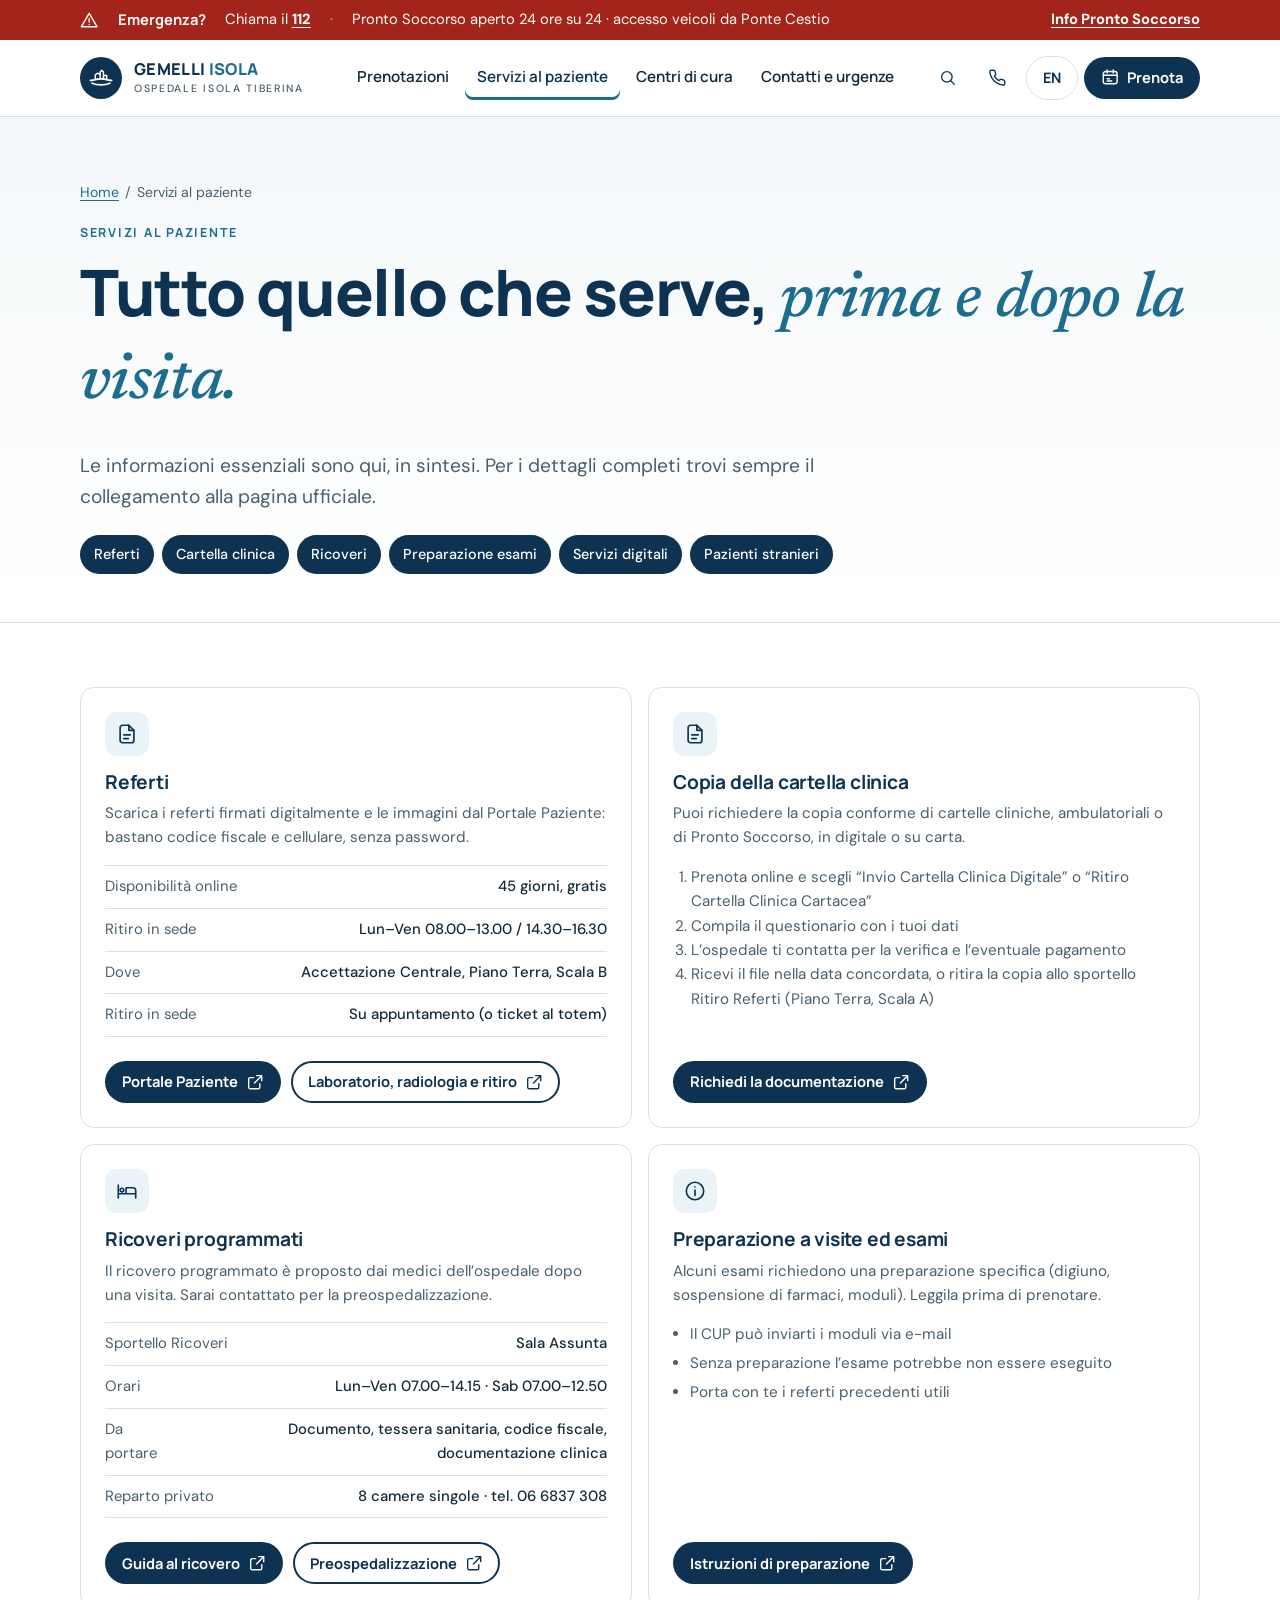
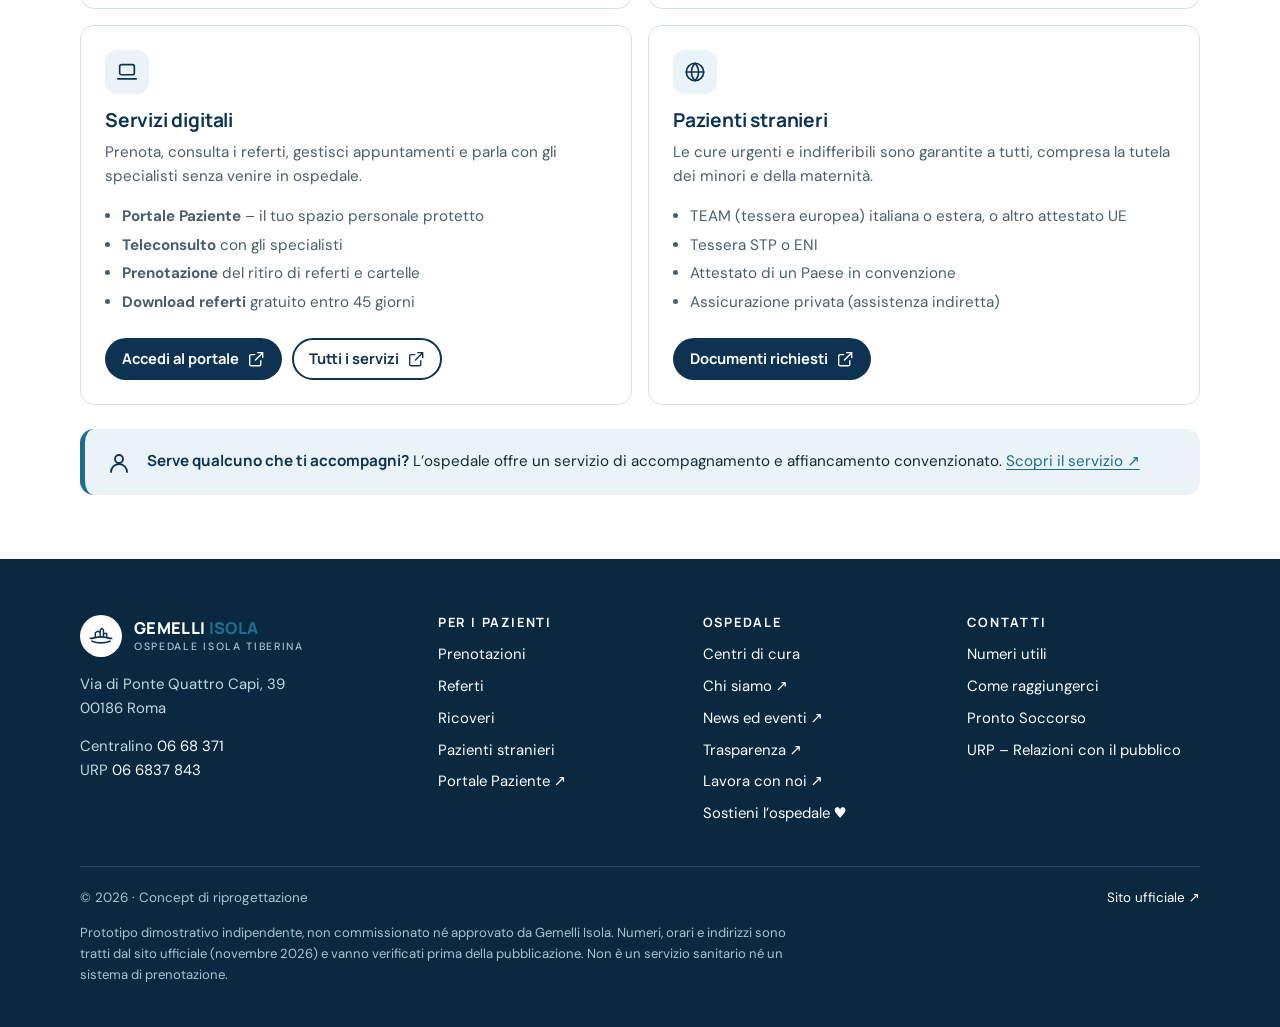
<file: patient-services.html>
<!doctype html>
<html lang="it">
<head>
<meta charset="utf-8">
<meta name="viewport" content="width=device-width, initial-scale=1">
<title data-en="Patient services — Gemelli Isola (concept)">Servizi al paziente — Gemelli Isola (concept)</title>
<meta name="description" content="Referti, cartella clinica, ricoveri, preparazione esami e servizi digitali.">
<meta name="robots" content="noindex, nofollow">
<meta name="theme-color" content="#0e3352">
<link rel="stylesheet" href="assets/styles.css">
<link rel="icon" href="assets/favicon.svg" type="image/svg+xml">
</head>
<body>

<svg xmlns="http://www.w3.org/2000/svg" style="display:none">
 <symbol id="i-calendar" viewBox="0 0 24 24"><rect x="3" y="4.5" width="18" height="16" rx="3"/><path d="M3 9.5h18M8 2.5v4M16 2.5v4M8 14h3M8 17h6"/></symbol>
 <symbol id="i-file" viewBox="0 0 24 24"><path d="M14 2.5H7a2.5 2.5 0 0 0-2.5 2.5v14A2.5 2.5 0 0 0 7 21.5h10a2.5 2.5 0 0 0 2.5-2.5V8z"/><path d="M14 2.5V8h5.5M8.5 13h7M8.5 17h5"/></symbol>
 <symbol id="i-phone" viewBox="0 0 24 24"><path d="M21 16.6v3a2 2 0 0 1-2.2 2 19.8 19.8 0 0 1-8.6-3.1 19.5 19.5 0 0 1-6-6A19.8 19.8 0 0 1 1.1 3.9 2 2 0 0 1 3.1 1.7h3a2 2 0 0 1 2 1.7c.1.9.4 1.9.7 2.8a2 2 0 0 1-.5 2.1L7.1 9.6a16 16 0 0 0 6 6l1.3-1.3a2 2 0 0 1 2.1-.4c.9.3 1.8.6 2.8.7a2 2 0 0 1 1.7 2z"/></symbol>
 <symbol id="i-alert" viewBox="0 0 24 24"><path d="M12 3 1.8 20.5h20.4z"/><path d="M12 10v4.5M12 17.6v.1"/></symbol>
 <symbol id="i-cross" viewBox="0 0 24 24"><path d="M9 3h6v6h6v6h-6v6H9v-6H3V9h6z"/></symbol>
 <symbol id="i-map" viewBox="0 0 24 24"><path d="M12 21.5s-7-6.1-7-11.5a7 7 0 0 1 14 0c0 5.4-7 11.5-7 11.5z"/><circle cx="12" cy="10" r="2.6"/></symbol>
 <symbol id="i-search" viewBox="0 0 24 24"><circle cx="10.5" cy="10.5" r="7"/><path d="m20.5 20.5-4.9-4.9"/></symbol>
 <symbol id="i-menu" viewBox="0 0 24 24"><path d="M3 6.5h18M3 12h18M3 17.5h18"/></symbol>
 <symbol id="i-close" viewBox="0 0 24 24"><path d="M5 5l14 14M19 5 5 19"/></symbol>
 <symbol id="i-arrow" viewBox="0 0 24 24"><path d="M4 12h16M14 6l6 6-6 6"/></symbol>
 <symbol id="i-back" viewBox="0 0 24 24"><path d="M20 12H4M10 6l-6 6 6 6"/></symbol>
 <symbol id="i-external" viewBox="0 0 24 24"><path d="M14 3.5h6.5V10M20.5 3.5 11 13M18 14v4.5a2 2 0 0 1-2 2H5.5a2 2 0 0 1-2-2V8a2 2 0 0 1 2-2H10"/></symbol>
 <symbol id="i-bed" viewBox="0 0 24 24"><path d="M2.5 19.5v-14M2.5 15h19v4.5M21.5 15v-3.5a3 3 0 0 0-3-3H11V15"/><circle cx="6.5" cy="11" r="2"/></symbol>
 <symbol id="i-user" viewBox="0 0 24 24"><circle cx="12" cy="8" r="4"/><path d="M4 21a8 8 0 0 1 16 0"/></symbol>
 <symbol id="i-globe" viewBox="0 0 24 24"><circle cx="12" cy="12" r="9.5"/><path d="M2.5 12h19M12 2.5c2.6 2.6 3.9 5.8 3.9 9.5s-1.3 6.9-3.9 9.5c-2.6-2.6-3.9-5.8-3.9-9.5S9.4 5.1 12 2.5z"/></symbol>
 <symbol id="i-clock" viewBox="0 0 24 24"><circle cx="12" cy="12" r="9.5"/><path d="M12 6.5V12l3.5 2"/></symbol>
 <symbol id="i-bus" viewBox="0 0 24 24"><rect x="4" y="3" width="16" height="15" rx="3"/><path d="M4 11h16M8 21v-3M16 21v-3"/><circle cx="8" cy="14.5" r=".6"/><circle cx="16" cy="14.5" r=".6"/></symbol>
 <symbol id="i-check" viewBox="0 0 24 24"><path d="M4.5 12.5 9.5 17.5 19.5 6.5"/></symbol>
 <symbol id="i-info" viewBox="0 0 24 24"><circle cx="12" cy="12" r="9.5"/><path d="M12 11v6M12 7.5v.1"/></symbol>
 <symbol id="i-laptop" viewBox="0 0 24 24"><rect x="4" y="4" width="16" height="11" rx="2"/><path d="M2 19.5h20"/></symbol>
 <symbol id="i-heart" viewBox="0 0 24 24"><path d="M20.8 4.6a5.5 5.5 0 0 0-7.8 0L12 5.7l-1-1.1a5.5 5.5 0 0 0-7.8 7.8L12 21.2l8.8-8.8a5.5 5.5 0 0 0 0-7.8z"/></symbol>
 <symbol id="i-pulse" viewBox="0 0 24 24"><path d="M2 12h4.5l2.5-6 4 12 2.5-6H22"/></symbol>
 <symbol id="i-baby" viewBox="0 0 24 24"><circle cx="12" cy="9" r="5.5"/><path d="M9.8 9.5h.1M14.1 9.5h.1M10.3 11.7c1 .7 2.4.7 3.4 0M7 21c.6-2.6 2.6-4.5 5-4.5s4.4 1.9 5 4.5"/></symbol>
 <symbol id="i-bone" viewBox="0 0 24 24"><path d="M9 12.8 12.8 9M7.5 17.6a2.3 2.3 0 1 1-3.1-3.1 2.3 2.3 0 1 1 3.1-3.1l3.1 3.1M16.5 6.4a2.3 2.3 0 1 1 3.1 3.1 2.3 2.3 0 1 1-3.1 3.1l-3.1-3.1"/></symbol>
 <symbol id="i-eye" viewBox="0 0 24 24"><path d="M1.5 12S5.5 4.5 12 4.5 22.5 12 22.5 12 18.5 19.5 12 19.5 1.5 12 1.5 12z"/><circle cx="12" cy="12" r="3.2"/></symbol>
 <symbol id="i-stomach" viewBox="0 0 24 24"><path d="M9 2.5v5c0 2-1.5 3-3 3.5S3 13 3 15.5C3 19 6 21.5 10 21.5c5.5 0 11-3.5 11-10 0-3.5-2.5-5.5-5-5.5-2 0-3 1.2-3.5 2.5M9 7.5c1.5 0 2.5.5 3.5 1.5"/></symbol>
 <symbol id="i-ribbon" viewBox="0 0 24 24"><path d="M12 13.5c-2.5-3-4-5.4-4-7.5a4 4 0 0 1 8 0c0 2.1-1.5 4.5-4 7.5zM12 13.5 7.5 21.5M12 13.5l4.5 8"/></symbol>
 <symbol id="i-lab" viewBox="0 0 24 24"><path d="M9 2.5h6M10 2.5v6.5L4.5 19a1.7 1.7 0 0 0 1.5 2.5h12a1.7 1.7 0 0 0 1.5-2.5L14 9V2.5M7 14.5h10"/></symbol>
 <symbol id="i-island" viewBox="0 0 32 32"><path d="M3 19c4 0 6-2 13-2s9 2 13 2" stroke-width="2.2"/><path d="M5 22.5c3.5 1.5 7 2 11 2s7.5-.5 11-2" stroke-width="2.2"/><path d="M9 17V12l3-2 3 2v5M15 17V8.5l2-2 2 2V17M19 17v-4h4v4" stroke-width="1.8"/></symbol>
</svg>
<a class="skip-link" href="#main"><span data-en="Skip to content">Vai al contenuto</span></a>
<div class="emergency-bar" role="region" aria-label="Emergenza" data-en-aria-label="Emergency">
 <div class="wrap">
  <svg class="icon" aria-hidden="true"><use href="#i-alert"/></svg><strong><span data-en="Emergency?">Emergenza?</span></strong>
  <span><span data-en="Call">Chiama il</span> <a href="tel:112">112</a></span>
  <span class="sep hide-sm" aria-hidden="true">·</span>
  <span class="hide-sm"><span data-en="Emergency Department open 24/7 · vehicle access via Ponte Cestio">Pronto Soccorso aperto 24 ore su 24 · accesso veicoli da Ponte Cestio</span></span>
  <a class="push" href="contacts.html#pronto-soccorso"><span data-en="Emergency info">Info Pronto Soccorso</span></a>
 </div>
</div>
<header class="site-header">
 <div class="wrap">
  <a class="brand" href="index.html" aria-label="Gemelli Isola — Home"><span class="brand-mark"><svg class="icon" aria-hidden="true"><use href="#i-island"/></svg></span><span class="brand-text"><b>GEMELLI <span>ISOLA</span></b><small>OSPEDALE ISOLA TIBERINA</small></span></a>
  <nav class="main-nav" aria-label="Principale" data-en-aria-label="Main"><a href="bookings.html"><span data-en="Bookings">Prenotazioni</span></a><a href="patient-services.html" aria-current="page"><span data-en="Patient services">Servizi al paziente</span></a><a href="index.html#centri"><span data-en="Care centres">Centri di cura</span></a><a href="contacts.html"><span data-en="Contacts &amp; emergencies">Contatti e urgenze</span></a></nav>
  <div class="header-actions">
   <button class="icon-btn" type="button" data-open="search" aria-label="Cerca" data-en-aria-label="Search"><svg class="icon" aria-hidden="true"><use href="#i-search"/></svg></button>
   <button class="icon-btn hide-sm" type="button" data-open="numbers"><svg class="icon" aria-hidden="true"><use href="#i-phone"/></svg><span class="label-lg"><span data-en="Useful numbers">Numeri utili</span></span></button>
   <button class="icon-btn lang-btn" type="button" data-lang-toggle aria-label="Switch to English" data-en-aria-label="Passa all'italiano">EN</button>
   <a class="btn btn-primary btn-sm hide-md" href="bookings.html"><svg class="icon" aria-hidden="true"><use href="#i-calendar"/></svg><span data-en="Book">Prenota</span></a>
   <button class="icon-btn menu-btn" type="button" aria-expanded="false" aria-controls="mobileNav" aria-label="Apri menu" data-en-aria-label="Open menu"><svg class="icon" aria-hidden="true"><use href="#i-menu"/></svg></button>
  </div>
 </div>
</header>
<div class="mobile-nav" id="mobileNav" data-open="false">
 <div class="mn-head"><a class="brand" href="index.html"><span class="brand-mark"><svg class="icon" aria-hidden="true"><use href="#i-island"/></svg></span><span class="brand-text"><b>GEMELLI <span>ISOLA</span></b><small>OSPEDALE ISOLA TIBERINA</small></span></a><button class="icon-btn" type="button" data-close-menu aria-label="Chiudi menu" data-en-aria-label="Close menu"><svg class="icon" aria-hidden="true"><use href="#i-close"/></svg></button></div>
 <ul><li><a href="bookings.html"><span data-en="Bookings">Prenotazioni</span> <svg class="icon" aria-hidden="true"><use href="#i-arrow"/></svg></a></li><li><a href="patient-services.html"><span data-en="Patient services">Servizi al paziente</span> <svg class="icon" aria-hidden="true"><use href="#i-arrow"/></svg></a></li><li><a href="index.html#centri"><span data-en="Care centres">Centri di cura</span> <svg class="icon" aria-hidden="true"><use href="#i-arrow"/></svg></a></li><li><a href="contacts.html"><span data-en="Contacts &amp; emergencies">Contatti e urgenze</span> <svg class="icon" aria-hidden="true"><use href="#i-arrow"/></svg></a></li></ul>
 <div class="mn-extra">
  <a class="btn btn-primary btn-block" href="bookings.html"><svg class="icon" aria-hidden="true"><use href="#i-calendar"/></svg><span data-en="Book a visit or test">Prenota una visita o un esame</span></a>
  <a class="btn btn-outline btn-block" href="https://portalepaziente.ospedaleisolatiberina.it/" target="_blank" rel="noopener"><svg class="icon" aria-hidden="true"><use href="#i-user"/></svg><span data-en="Patient Portal">Portale Paziente</span></a>
  <a class="btn btn-alert btn-block" href="contacts.html#pronto-soccorso"><svg class="icon" aria-hidden="true"><use href="#i-alert"/></svg><span data-en="Emergency Department">Pronto Soccorso</span></a>
 </div>
</div>
<main id="main" tabindex="-1">

<section class="page-hero">
 <div class="wrap">
  <nav class="crumbs" aria-label="Percorso" data-en-aria-label="Breadcrumb"><a href="index.html">Home</a><span aria-hidden="true">/</span><span data-en="Patient services">Servizi al paziente</span></nav>
  <span class="kicker"><span data-en="Patient services">Servizi al paziente</span></span>
  <h1 data-en="Everything you need, &lt;em&gt;before and after your visit.&lt;/em&gt;">Tutto quello che serve, <em>prima e dopo la visita.</em></h1>
  <p class="lead" data-en="The essentials are summarised here. For full details there is always a link to the official page.">Le informazioni essenziali sono qui, in sintesi. Per i dettagli completi trovi sempre il collegamento alla pagina ufficiale.</p>
  <nav class="on-page" aria-label="In questa pagina" data-en-aria-label="On this page">
   <a href="#referti"><span data-en="Results">Referti</span></a><a href="#documentazione"><span data-en="Medical records">Cartella clinica</span></a><a href="#ricoveri"><span data-en="Admissions">Ricoveri</span></a><a href="#preparazione"><span data-en="Test preparation">Preparazione esami</span></a><a href="#digitali"><span data-en="Digital services">Servizi digitali</span></a><a href="#stranieri"><span data-en="International patients">Pazienti stranieri</span></a>
  </nav>
 </div>
</section>

<section class="section tight">
 <div class="wrap">
  <div class="cards two">
   <article class="card anchor" id="referti"><span class="ci"><svg class="icon" aria-hidden="true"><use href="#i-file"/></svg></span><h3 data-en="Test results">Referti</h3><p data-en="Download digitally signed results and images from the Patient Portal: all you need is your tax code and mobile phone — no password.">Scarica i referti firmati digitalmente e le immagini dal Portale Paziente: bastano codice fiscale e cellulare, senza password.</p><ul class="facts"><li><span data-en="Online availability">Disponibilità online</span><span data-en="45 days, free">45 giorni, gratis</span></li><li><span data-en="In-person pick-up">Ritiro in sede</span><span data-en="Mon–Fri 08:00–13:00 / 14:30–16:30">Lun–Ven 08.00–13.00 / 14.30–16.30</span></li><li><span data-en="Where">Dove</span><span data-en="Central Check-in, Ground floor, Staircase B">Accettazione Centrale, Piano Terra, Scala B</span></li><li><span data-en="In-person pick-up">Ritiro in sede</span><span data-en="By appointment (or queue ticket)">Su appuntamento (o ticket al totem)</span></li></ul><div class="actions"><a class="btn btn-primary btn-sm" href="https://portalepaziente.ospedaleisolatiberina.it/" target="_blank" rel="noopener"><span data-en="Patient Portal">Portale Paziente</span> <svg class="icon" aria-hidden="true"><use href="#i-external"/></svg></a><a class="btn btn-outline btn-sm" href="https://www.ospedaleisolatiberina.it/servizi-paziente/ritiro-referti-online/" target="_blank" rel="noopener"><span data-en="Lab, imaging and pick-up">Laboratorio, radiologia e ritiro</span> <svg class="icon" aria-hidden="true"><use href="#i-external"/></svg></a></div></article>
   <article class="card anchor" id="documentazione"><span class="ci"><svg class="icon" aria-hidden="true"><use href="#i-file"/></svg></span><h3 data-en="Copy of medical records">Copia della cartella clinica</h3><p data-en="You can request a certified copy of inpatient, outpatient or Emergency Department records, digitally or on paper.">Puoi richiedere la copia conforme di cartelle cliniche, ambulatoriali o di Pronto Soccorso, in digitale o su carta.</p><ol style="color:var(--muted);font-size:.95rem;padding-left:1.2em;margin:0 0 1em"><li data-en="Book online and choose “Digital record delivery” or “Paper record pick-up”">Prenota online e scegli “Invio Cartella Clinica Digitale” o “Ritiro Cartella Clinica Cartacea”</li><li data-en="Fill in the questionnaire with your details">Compila il questionario con i tuoi dati</li><li data-en="The hospital contacts you to verify and arrange any payment">L’ospedale ti contatta per la verifica e l’eventuale pagamento</li><li data-en="Receive the file on the agreed date, or collect the copy at the Results desk (Ground floor, Staircase A)">Ricevi il file nella data concordata, o ritira la copia allo sportello Ritiro Referti (Piano Terra, Scala A)</li></ol><div class="actions"><a class="btn btn-primary btn-sm" href="https://www.ospedaleisolatiberina.it/servizi-paziente/documentazione-clinica/" target="_blank" rel="noopener"><span data-en="Request records">Richiedi la documentazione</span> <svg class="icon" aria-hidden="true"><use href="#i-external"/></svg></a></div></article>
   <article class="card anchor" id="ricoveri"><span class="ci"><svg class="icon" aria-hidden="true"><use href="#i-bed"/></svg></span><h3 data-en="Planned admissions">Ricoveri programmati</h3><p data-en="Planned admissions are proposed by hospital doctors after a visit. You will be contacted for pre-admission.">Il ricovero programmato è proposto dai medici dell’ospedale dopo una visita. Sarai contattato per la preospedalizzazione.</p><ul class="facts"><li><span data-en="Admissions desk">Sportello Ricoveri</span><span data-en="Sala Assunta">Sala Assunta</span></li><li><span data-en="Hours">Orari</span><span data-en="Mon–Fri 07:00–14:15 · Sat 07:00–12:50">Lun–Ven 07.00–14.15 · Sab 07.00–12.50</span></li><li><span data-en="Bring">Da portare</span><span data-en="ID, health card, tax code, medical records">Documento, tessera sanitaria, codice fiscale, documentazione clinica</span></li><li><span data-en="Private ward">Reparto privato</span><span data-en="8 single rooms · tel. 06 6837 308">8 camere singole · tel. 06 6837 308</span></li></ul><div class="actions"><a class="btn btn-primary btn-sm" href="https://www.ospedaleisolatiberina.it/servizi-paziente/ricovero-ordinario-programmato/" target="_blank" rel="noopener"><span data-en="Admission guide">Guida al ricovero</span> <svg class="icon" aria-hidden="true"><use href="#i-external"/></svg></a><a class="btn btn-outline btn-sm" href="https://www.ospedaleisolatiberina.it/servizi-paziente/preospedalizzazione/" target="_blank" rel="noopener"><span data-en="Pre-admission">Preospedalizzazione</span> <svg class="icon" aria-hidden="true"><use href="#i-external"/></svg></a></div></article>
   <article class="card anchor" id="preparazione"><span class="ci"><svg class="icon" aria-hidden="true"><use href="#i-info"/></svg></span><h3 data-en="Preparing for visits and tests">Preparazione a visite ed esami</h3><p data-en="Some tests require specific preparation (fasting, pausing medication, forms). Read it before booking.">Alcuni esami richiedono una preparazione specifica (digiuno, sospensione di farmaci, moduli). Leggila prima di prenotare.</p><div data-en="&lt;ul&gt;&lt;li&gt;The CUP can email you the forms&lt;/li&gt;&lt;li&gt;Without preparation the test may not be carried out&lt;/li&gt;&lt;li&gt;Bring any relevant previous results&lt;/li&gt;&lt;/ul&gt;"><ul><li>Il CUP può inviarti i moduli via e-mail</li><li>Senza preparazione l’esame potrebbe non essere eseguito</li><li>Porta con te i referti precedenti utili</li></ul></div><div class="actions"><a class="btn btn-primary btn-sm" href="https://www.ospedaleisolatiberina.it/info-utili/preparazione-visite-esami/" target="_blank" rel="noopener"><span data-en="Preparation instructions">Istruzioni di preparazione</span> <svg class="icon" aria-hidden="true"><use href="#i-external"/></svg></a></div></article>
   <article class="card anchor" id="digitali"><span class="ci"><svg class="icon" aria-hidden="true"><use href="#i-laptop"/></svg></span><h3 data-en="Digital services">Servizi digitali</h3><p data-en="Book, view results, manage appointments and talk to specialists without coming to the hospital.">Prenota, consulta i referti, gestisci appuntamenti e parla con gli specialisti senza venire in ospedale.</p><div data-en="&lt;ul&gt;&lt;li&gt;&lt;b&gt;Patient Portal&lt;/b&gt; – your secure personal space&lt;/li&gt;&lt;li&gt;&lt;b&gt;Teleconsultation&lt;/b&gt; with specialists&lt;/li&gt;&lt;li&gt;&lt;b&gt;Booking&lt;/b&gt; pick-up of results and records&lt;/li&gt;&lt;li&gt;&lt;b&gt;Free download&lt;/b&gt; of results within 45 days&lt;/li&gt;&lt;/ul&gt;"><ul><li><b>Portale Paziente</b> – il tuo spazio personale protetto</li><li><b>Teleconsulto</b> con gli specialisti</li><li><b>Prenotazione</b> del ritiro di referti e cartelle</li><li><b>Download referti</b> gratuito entro 45 giorni</li></ul></div><div class="actions"><a class="btn btn-primary btn-sm" href="https://portalepaziente.ospedaleisolatiberina.it/" target="_blank" rel="noopener"><span data-en="Sign in to the portal">Accedi al portale</span> <svg class="icon" aria-hidden="true"><use href="#i-external"/></svg></a><a class="btn btn-outline btn-sm" href="https://www.ospedaleisolatiberina.it/servizi-paziente/servizi-digitali/" target="_blank" rel="noopener"><span data-en="All services">Tutti i servizi</span> <svg class="icon" aria-hidden="true"><use href="#i-external"/></svg></a></div></article>
   <article class="card anchor" id="stranieri"><span class="ci"><svg class="icon" aria-hidden="true"><use href="#i-globe"/></svg></span><h3 data-en="International patients">Pazienti stranieri</h3><p data-en="Urgent and essential care is guaranteed to everyone, including care for minors and maternity.">Le cure urgenti e indifferibili sono garantite a tutti, compresa la tutela dei minori e della maternità.</p><div data-en="&lt;ul&gt;&lt;li&gt;Italian or foreign EHIC, or other EU certificate&lt;/li&gt;&lt;li&gt;STP or ENI card&lt;/li&gt;&lt;li&gt;Certificate from a country with an agreement&lt;/li&gt;&lt;li&gt;Private insurance (indirect cover)&lt;/li&gt;&lt;/ul&gt;"><ul><li>TEAM (tessera europea) italiana o estera, o altro attestato UE</li><li>Tessera STP o ENI</li><li>Attestato di un Paese in convenzione</li><li>Assicurazione privata (assistenza indiretta)</li></ul></div><div class="actions"><a class="btn btn-primary btn-sm" href="https://www.ospedaleisolatiberina.it/info-utili/pazienti-stranieri/" target="_blank" rel="noopener"><span data-en="Required documents">Documenti richiesti</span> <svg class="icon" aria-hidden="true"><use href="#i-external"/></svg></a></div></article>
  </div>
  <div class="notice" style="margin-top:24px"><svg class="icon" aria-hidden="true"><use href="#i-user"/></svg><p><span data-en="&lt;strong&gt;Need someone to accompany you?&lt;/strong&gt; The hospital offers an affiliated companion service."><strong>Serve qualcuno che ti accompagni?</strong> L’ospedale offre un servizio di accompagnamento e affiancamento convenzionato.</span> <a href="https://www.ospedaleisolatiberina.it/servizi-paziente/servizio-accompagnamento/" target="_blank" rel="noopener"><span data-en="Find out more">Scopri il servizio</span> ↗</a></p></div>
 </div>
</section>

</main>
<footer class="site-footer">
 <div class="wrap">
  <div class="footer-grid">
   <div>
    <a class="brand" href="index.html"><span class="brand-mark"><svg class="icon" aria-hidden="true"><use href="#i-island"/></svg></span><span class="brand-text"><b>GEMELLI <span>ISOLA</span></b><small>OSPEDALE ISOLA TIBERINA</small></span></a>
    <p>Via di Ponte Quattro Capi, 39<br>00186 Roma</p>
    <p><span data-en="Switchboard">Centralino</span> <a href="tel:+390668371">06 68 371</a><br>URP <a href="tel:+39066837843">06 6837 843</a></p>
   </div>
   <div>
    <h4><span data-en="For patients">Per i pazienti</span></h4>
    <ul>
     <li><a href="bookings.html"><span data-en="Bookings">Prenotazioni</span></a></li>
     <li><a href="patient-services.html#referti"><span data-en="Test results">Referti</span></a></li>
     <li><a href="patient-services.html#ricoveri"><span data-en="Hospital admissions">Ricoveri</span></a></li>
     <li><a href="patient-services.html#stranieri"><span data-en="International patients">Pazienti stranieri</span></a></li>
     <li><a href="https://portalepaziente.ospedaleisolatiberina.it/" target="_blank" rel="noopener"><span data-en="Patient Portal">Portale Paziente</span> ↗</a></li>
    </ul>
   </div>
   <div>
    <h4><span data-en="Hospital">Ospedale</span></h4>
    <ul>
     <li><a href="index.html#centri"><span data-en="Care centres">Centri di cura</span></a></li>
     <li><a href="https://www.ospedaleisolatiberina.it/chi-siamo/" target="_blank" rel="noopener"><span data-en="About us">Chi siamo</span> ↗</a></li>
     <li><a href="https://www.ospedaleisolatiberina.it/news-eventi/" target="_blank" rel="noopener"><span data-en="News &amp; events">News ed eventi</span> ↗</a></li>
     <li><a href="https://www.ospedaleisolatiberina.it/trasparenza/" target="_blank" rel="noopener"><span data-en="Transparency">Trasparenza</span> ↗</a></li>
     <li><a href="https://www.ospedaleisolatiberina.it/lavora-con-noi/" target="_blank" rel="noopener"><span data-en="Careers">Lavora con noi</span> ↗</a></li>
     <li><a href="https://donaora.ospedaleisolatiberina.it/" target="_blank" rel="noopener"><span data-en="Support the hospital">Sostieni l’ospedale</span> ♥</a></li>
    </ul>
   </div>
   <div>
    <h4><span data-en="Contacts">Contatti</span></h4>
    <ul>
     <li><a href="contacts.html#numeri"><span data-en="Useful numbers">Numeri utili</span></a></li>
     <li><a href="contacts.html#come-arrivare"><span data-en="Getting here">Come raggiungerci</span></a></li>
     <li><a href="contacts.html#pronto-soccorso"><span data-en="Emergency Department">Pronto Soccorso</span></a></li>
     <li><a href="contacts.html#urp"><span data-en="Patient relations office">URP – Relazioni con il pubblico</span></a></li>
    </ul>
   </div>
  </div>
  <div class="footer-bottom">
   <span>© 2026 · <span data-en="Redesign concept">Concept di riprogettazione</span></span>
   <span><a href="https://www.ospedaleisolatiberina.it/" target="_blank" rel="noopener"><span data-en="Official website">Sito ufficiale</span> ↗</a></span>
  </div>
  <p class="concept-note" data-en="Independent demonstration prototype, not commissioned or approved by Gemelli Isola. Phone numbers, opening hours and addresses are taken from the official website (November 2026) and must be verified before publication. This is not a healthcare service or a booking system.">Prototipo dimostrativo indipendente, non commissionato né approvato da Gemelli Isola. Numeri, orari e indirizzi sono tratti dal sito ufficiale (novembre 2026) e vanno verificati prima della pubblicazione. Non è un servizio sanitario né un sistema di prenotazione.</p>
 </div>
</footer>
<nav class="bottom-bar" aria-label="Azioni rapide" data-en-aria-label="Quick actions">
 <a class="primary" href="bookings.html"><svg class="icon" aria-hidden="true"><use href="#i-calendar"/></svg><span data-en="Book">Prenota</span></a>
 <button type="button" data-open="numbers"><svg class="icon" aria-hidden="true"><use href="#i-phone"/></svg><span data-en="Numbers">Numeri</span></button>
 <button type="button" data-open="search"><svg class="icon" aria-hidden="true"><use href="#i-search"/></svg><span data-en="Search">Cerca</span></button>
 <button type="button" class="menu-btn-bb" aria-controls="mobileNav"><svg class="icon" aria-hidden="true"><use href="#i-menu"/></svg><span data-en="Menu">Menu</span></button>
</nav>
<dialog id="dlg-search" aria-labelledby="dlg-search-title">
 <div class="dlg-head"><h2 id="dlg-search-title"><span data-en="Search the site">Cerca nel sito</span></h2><button class="icon-btn" type="button" data-close aria-label="Chiudi" data-en-aria-label="Close"><svg class="icon" aria-hidden="true"><use href="#i-close"/></svg></button></div>
 <div class="dlg-body">
  <label class="search-field"><svg class="icon" aria-hidden="true"><use href="#i-search"/></svg><span class="sr-only"><span data-en="Search">Cerca</span></span><input type="search" id="searchInput" autocomplete="off" placeholder="Es. referti, prelievi, cardiologia, parcheggio…" data-en-placeholder="E.g. test results, blood test, cardiology, parking…"></label>
  <ul class="results" id="searchResults" aria-live="polite"></ul>
 </div>
</dialog>
<dialog id="dlg-numbers" aria-labelledby="dlg-numbers-title">
 <div class="dlg-head"><h2 id="dlg-numbers-title"><span data-en="Useful numbers">Numeri utili</span></h2><button class="icon-btn" type="button" data-close aria-label="Chiudi" data-en-aria-label="Close"><svg class="icon" aria-hidden="true"><use href="#i-close"/></svg></button></div>
 <div class="dlg-body"><ul class="num-list"><li class="em"><a href="tel:112"><svg class="icon" aria-hidden="true"><use href="#i-phone"/></svg><span><b>112</b><small data-en="Medical emergency">Emergenza sanitaria</small><small data-en="Single emergency number, 24/7">Numero unico di emergenza, 24 ore su 24</small></span></a></li><li class=""><a href="tel:+39069939"><svg class="icon" aria-hidden="true"><use href="#i-phone"/></svg><span><b>06 99 39</b><small data-en="ReCUP Lazio Region – first visits (NHS)">ReCUP Regione Lazio – prime visite SSR</small><small data-en="Mon–Fri 07:30–19:30 · Sat 07:30–13:00">Lun–Ven 07.30–19.30 · Sab 07.30–13.00</small></span></a></li><li class=""><a href="tel:+390668136911"><svg class="icon" aria-hidden="true"><use href="#i-phone"/></svg><span><b>06 6813 6911</b><small data-en="CUP NHS – follow-ups, Social Private and cancellations">CUP SSN – controlli, Privato Sociale e disdette</small><small data-en="Mon–Fri 09:00–12:00 / 14:00–17:00">Lun–Ven 09.00–12.00 / 14.00–17.00</small></span></a></li><li class=""><a href="tel:+390669234242"><svg class="icon" aria-hidden="true"><use href="#i-phone"/></svg><span><b>06 6923 4242</b><small data-en="CUP Private Practice">CUP Attività Privata – Libera Professione</small><small data-en="Mon–Fri 09:00–12:00 / 14:00–18:00 · Sat 09:00–12:00">Lun–Ven 09.00–12.00 / 14.00–18.00 · Sab 09.00–12.00</small></span></a></li><li class=""><a href="tel:+39066837843"><svg class="icon" aria-hidden="true"><use href="#i-phone"/></svg><span><b>06 6837 843</b><small data-en="Patient relations office (URP)">URP – Relazioni con il pubblico</small><small data-en="Information, feedback and complaints">Informazioni, segnalazioni e reclami</small></span></a></li><li class=""><a href="tel:+390668371"><svg class="icon" aria-hidden="true"><use href="#i-phone"/></svg><span><b>06 68 371</b><small data-en="Switchboard">Centralino</small><small data-en="Ospedale Isola Tiberina – Gemelli Isola">Ospedale Isola Tiberina – Gemelli Isola</small></span></a></li></ul>
  <p class="disclaimer-sm" data-en="Tap a number to call. Hours taken from the official website: verify before publication.">Tocca un numero per chiamare. Orari tratti dal sito ufficiale: verificare prima della pubblicazione.</p>
 </div>
</dialog>
<script src="assets/app.js" defer></script>
</body>
</html>
</file>
<file: assets/styles.css>
/* Gemelli Isola — concept prototype v2
   Self-hosted fonts (no third-party requests), WCAG AA contrast tokens. */

@font-face{font-family:"Manrope";font-weight:500;font-style:normal;font-display:swap;src:url(fonts/manrope-latin-500-normal.woff2) format("woff2")}
@font-face{font-family:"Manrope";font-weight:600;font-style:normal;font-display:swap;src:url(fonts/manrope-latin-600-normal.woff2) format("woff2")}
@font-face{font-family:"Manrope";font-weight:700;font-style:normal;font-display:swap;src:url(fonts/manrope-latin-700-normal.woff2) format("woff2")}
@font-face{font-family:"Manrope";font-weight:800;font-style:normal;font-display:swap;src:url(fonts/manrope-latin-800-normal.woff2) format("woff2")}
@font-face{font-family:"DM Sans";font-weight:400;font-style:normal;font-display:swap;src:url(fonts/dm-sans-latin-400-normal.woff2) format("woff2")}
@font-face{font-family:"DM Sans";font-weight:500;font-style:normal;font-display:swap;src:url(fonts/dm-sans-latin-500-normal.woff2) format("woff2")}
@font-face{font-family:"DM Sans";font-weight:700;font-style:normal;font-display:swap;src:url(fonts/dm-sans-latin-700-normal.woff2) format("woff2")}
@font-face{font-family:"Newsreader";font-weight:400;font-style:italic;font-display:swap;src:url(fonts/newsreader-latin-400-italic.woff2) format("woff2")}
@font-face{font-family:"Newsreader";font-weight:500;font-style:italic;font-display:swap;src:url(fonts/newsreader-latin-500-italic.woff2) format("woff2")}

:root{
  --navy:#0e3352;        /* primary brand, 12.9:1 on white */
  --navy-2:#164a70;
  --teal:#1d6d8f;        /* accent text, 5.6:1 on white */
  --teal-soft:#dcedf3;
  --sky:#eaf4f8;
  --pale:#f4f8fa;
  --cream:#faf7f2;
  --ink:#152b3a;
  --muted:#4a5f6d;       /* body secondary, 6.4:1 on white */
  --line:#d7e2e8;
  --white:#fff;
  --alert:#a3241a;       /* emergency red, 7.0:1 on white */
  --alert-soft:#fcebe8;
  --ok:#1f6b45;
  --radius:14px;
  --radius-sm:10px;
  --shadow:0 10px 30px -12px rgba(14,51,82,.22);
  --sans:"DM Sans",system-ui,-apple-system,"Segoe UI",Roboto,sans-serif;
  --display:"Manrope",system-ui,-apple-system,"Segoe UI",Roboto,sans-serif;
  --serif:"Newsreader",Georgia,serif;
  --wrap:1200px;
  --gutter:clamp(16px,4vw,40px);
}

*{box-sizing:border-box}
html{scroll-behavior:smooth;-webkit-text-size-adjust:100%}
body{margin:0;background:var(--white);color:var(--ink);font-family:var(--sans);font-size:17px;line-height:1.6;overflow-x:hidden}
img,svg{display:block;max-width:100%}
a{color:var(--teal);text-underline-offset:3px}
a:hover{color:var(--navy)}
h1,h2,h3,h4{font-family:var(--display);color:var(--navy);line-height:1.12;margin:0 0 .5em;letter-spacing:-.02em}
h1{font-size:clamp(2.2rem,5.2vw,4rem);font-weight:800}
h2{font-size:clamp(1.7rem,3.4vw,2.6rem);font-weight:800}
h3{font-size:1.2rem;font-weight:700;letter-spacing:-.01em}
h1 em,h2 em{font-family:var(--serif);font-weight:500;font-style:italic;color:var(--teal);letter-spacing:-.01em}
p{margin:0 0 1em}
.muted{color:var(--muted)}
.wrap{max-width:var(--wrap);margin:0 auto;padding:0 var(--gutter)}
.section{padding:clamp(56px,8vw,96px) 0}
.section.tight{padding:clamp(40px,6vw,64px) 0}
.bg-pale{background:var(--pale)}
.bg-cream{background:var(--cream)}
.kicker{font-family:var(--display);font-size:.78rem;font-weight:700;letter-spacing:.14em;text-transform:uppercase;color:var(--teal);margin-bottom:.8rem;display:block}
.kicker.light{color:#bfe0ec}
.lead{font-size:clamp(1.05rem,1.6vw,1.2rem);color:var(--muted);max-width:60ch}
.sr-only{position:absolute!important;width:1px;height:1px;padding:0;margin:-1px;overflow:hidden;clip:rect(0,0,0,0);white-space:nowrap;border:0}
.icon{width:1.25em;height:1.25em;flex:none;stroke:currentColor;fill:none;stroke-width:1.8;stroke-linecap:round;stroke-linejoin:round}

/* Focus: always visible for keyboard users */
:focus-visible{outline:3px solid #f2b705;outline-offset:3px;border-radius:6px}
.skip-link{position:absolute;left:12px;top:-60px;z-index:200;background:var(--navy);color:#fff;padding:10px 16px;border-radius:8px;font-weight:700;text-decoration:none}
.skip-link:focus{top:12px;color:#fff}

/* Buttons */
.btn{display:inline-flex;align-items:center;justify-content:center;gap:.55em;min-height:48px;padding:.7em 1.3em;border-radius:999px;border:2px solid transparent;font-family:var(--display);font-weight:700;font-size:.98rem;text-decoration:none;cursor:pointer;transition:background .2s,color .2s,border-color .2s,transform .2s;line-height:1.2}
.btn-primary{background:var(--navy);color:#fff}
.btn-primary:hover{background:var(--navy-2);color:#fff}
.btn-outline{background:transparent;color:var(--navy);border-color:var(--navy)}
.btn-outline:hover{background:var(--navy);color:#fff}
.btn-light{background:#fff;color:var(--navy)}
.btn-light:hover{background:var(--teal-soft);color:var(--navy)}
.btn-ghost{background:transparent;color:var(--navy);padding-inline:.8em}
.btn-ghost:hover{background:var(--sky)}
.btn-alert{background:var(--alert);color:#fff}
.btn-alert:hover{background:#7f1b13;color:#fff}
.btn-sm{min-height:42px;padding:.5em 1em;font-size:.92rem}
.btn-block{width:100%}
.link-arrow{font-family:var(--display);font-weight:700;color:var(--navy);text-decoration:none;display:inline-flex;align-items:center;gap:.4em}
.link-arrow:hover{color:var(--teal);text-decoration:underline}

/* Emergency strip */
.emergency-bar{background:var(--alert);color:#fff;font-size:.92rem}
.emergency-bar .wrap{display:flex;align-items:center;gap:.6rem 1.2rem;flex-wrap:wrap;padding-top:8px;padding-bottom:8px}
.emergency-bar strong{font-family:var(--display)}
.emergency-bar a{color:#fff;font-weight:700}
.emergency-bar .sep{opacity:.6}
.emergency-bar .push{margin-left:auto}

/* Header */
.site-header{position:sticky;top:0;z-index:50;background:rgba(255,255,255,.96);backdrop-filter:saturate(1.4) blur(8px);border-bottom:1px solid var(--line)}
.site-header .wrap{display:flex;align-items:center;gap:20px;min-height:76px}
.brand{display:flex;align-items:center;gap:12px;text-decoration:none;color:var(--navy);flex:none}
.brand-mark{width:42px;height:42px;border-radius:50%;background:var(--navy);display:grid;place-items:center;color:#fff}
.brand-mark svg{width:26px;height:26px}
.brand-text{display:flex;flex-direction:column;line-height:1.05}
.brand-text b{font-family:var(--display);font-weight:800;font-size:1.02rem;letter-spacing:.02em}
.brand-text b span{color:var(--teal)}
.brand-text small{font-size:.66rem;letter-spacing:.16em;color:var(--muted);margin-top:4px;font-weight:500}
.main-nav{display:flex;gap:4px;margin-left:auto}
.main-nav a{white-space:nowrap;color:var(--ink);text-decoration:none;font-family:var(--display);font-weight:600;font-size:.95rem;padding:10px 12px;border-radius:8px}
.main-nav a:hover{background:var(--sky);color:var(--navy)}
.main-nav a[aria-current="page"]{color:var(--navy);box-shadow:inset 0 -3px 0 var(--teal)}
.header-actions{display:flex;align-items:center;gap:6px}
.icon-btn{white-space:nowrap;display:inline-flex;align-items:center;gap:8px;min-height:44px;min-width:44px;justify-content:center;padding:0 10px;border-radius:999px;background:transparent;border:0;color:var(--navy);font-family:var(--display);font-weight:700;font-size:.9rem;cursor:pointer;text-decoration:none}
.icon-btn:hover{background:var(--sky)}
.lang-btn{border:1.5px solid var(--line);min-width:52px}
.menu-btn{display:none}

/* Mobile drawer nav */
.mobile-nav{display:none}

/* Hero */
.hero{position:relative;background:linear-gradient(180deg,var(--pale),#fff 80%);overflow:hidden}
.hero .wrap{display:grid;grid-template-columns:1.05fr .95fr;gap:clamp(24px,5vw,64px);align-items:center;padding-top:clamp(40px,6vw,80px);padding-bottom:clamp(40px,6vw,80px)}
.hero h1{margin-bottom:.35em}
.hero-search{margin-top:28px;background:#fff;border:1.5px solid var(--line);border-radius:999px;display:flex;align-items:center;gap:8px;padding:6px 6px 6px 18px;box-shadow:var(--shadow);max-width:560px}
.hero-search input{flex:1;border:0;outline:0;font:inherit;font-size:1rem;min-width:0;background:transparent;color:var(--ink);padding:10px 0}
.hero-search input::placeholder{color:#6b7f8c}
.hero-search:focus-within{border-color:var(--teal)}
.chips{display:flex;flex-wrap:wrap;gap:8px;margin-top:16px}
.chip{display:inline-flex;align-items:center;gap:6px;padding:8px 14px;border-radius:999px;background:#fff;border:1px solid var(--line);color:var(--navy);text-decoration:none;font-size:.9rem;font-weight:500}
.chip:hover{border-color:var(--teal);color:var(--teal)}
.hero-art{position:relative;border-radius:28px;overflow:hidden;box-shadow:var(--shadow);background:#0e3352;aspect-ratio:5/4}
.hero-art svg{width:100%;height:100%}
.hero-badge{position:absolute;left:18px;bottom:18px;background:#fff;border-radius:14px;padding:12px 16px;display:flex;gap:12px;align-items:center;box-shadow:var(--shadow);max-width:calc(100% - 36px)}
.hero-badge .dot{width:40px;height:40px;border-radius:50%;background:var(--alert-soft);color:var(--alert);display:grid;place-items:center;flex:none}
.hero-badge strong{display:block;font-family:var(--display);color:var(--navy);font-size:.95rem}
.hero-badge small{color:var(--muted);font-size:.82rem}

/* Task tiles */
.tasks{display:grid;grid-template-columns:repeat(3,1fr);gap:16px}
.task{position:relative;display:flex;gap:16px;align-items:flex-start;padding:22px;border:1px solid var(--line);border-radius:var(--radius);background:#fff;text-decoration:none;color:var(--ink);transition:border-color .2s,box-shadow .2s,transform .2s}
.task:hover{border-color:var(--teal);box-shadow:var(--shadow);transform:translateY(-2px);color:var(--ink)}
.task .ti{width:48px;height:48px;border-radius:12px;background:var(--sky);color:var(--navy);display:grid;place-items:center;flex:none}
.task .ti .icon{width:24px;height:24px}
.task.urgent .ti{background:var(--alert-soft);color:var(--alert)}
.task h3{margin:2px 0 4px;font-size:1.08rem}
.task p{margin:0;color:var(--muted);font-size:.93rem;line-height:1.5}
.task .go{position:absolute;right:18px;top:20px;color:var(--teal)}

.section-head{display:flex;justify-content:space-between;align-items:flex-end;gap:24px;margin-bottom:32px;flex-wrap:wrap}
.section-head > div{max-width:680px}
.section-head p{margin:0}

/* Centres */
.centres{display:grid;grid-template-columns:repeat(3,1fr);gap:16px}
.centre{display:flex;flex-direction:column;min-height:220px;padding:24px;border-radius:var(--radius);background:var(--navy);color:#dfeaf1;text-decoration:none;position:relative;overflow:hidden;transition:transform .2s,box-shadow .2s}
.centre::after{content:"";position:absolute;right:-40px;bottom:-40px;width:160px;height:160px;border-radius:50%;border:28px solid rgba(255,255,255,.06)}
.centre:hover{transform:translateY(-3px);box-shadow:var(--shadow);color:#fff}
.centre .ci{width:46px;height:46px;border-radius:12px;background:rgba(255,255,255,.1);display:grid;place-items:center;color:#fff;margin-bottom:auto}
.centre .ci .icon{width:24px;height:24px}
.centre h3{color:#fff;margin:22px 0 6px}
.centre p{margin:0;font-size:.92rem;color:#c9dce7}
.centre .more{margin-top:14px;font-family:var(--display);font-weight:700;font-size:.9rem;color:#fff;display:inline-flex;gap:6px;align-items:center}
.centre.feature{background:linear-gradient(135deg,var(--teal),var(--navy))}

/* Numbers band */
.numbers{display:grid;grid-template-columns:repeat(4,1fr);gap:16px}
.num{background:#fff;border:1px solid var(--line);border-radius:var(--radius);padding:20px}
.num small{display:block;font-family:var(--display);font-weight:700;font-size:.74rem;letter-spacing:.12em;text-transform:uppercase;color:var(--teal);margin-bottom:6px}
.num a.tel{display:block;font-family:var(--display);font-weight:800;font-size:1.45rem;color:var(--navy);text-decoration:none;letter-spacing:-.01em}
.num a.tel:hover{color:var(--teal);text-decoration:underline}
.num p{margin:6px 0 0;font-size:.88rem;color:var(--muted);line-height:1.45}

/* Navy band */
.band{background:var(--navy);color:#d9e7ef}
.band h2{color:#fff}
.band .wrap{display:grid;grid-template-columns:1.2fr .8fr;gap:40px;align-items:center}
.band p{color:#c9dce7}

/* Info grid / cards */
.cards{display:grid;grid-template-columns:repeat(3,1fr);gap:16px}
.cards.two{grid-template-columns:repeat(2,1fr)}
.card{background:#fff;border:1px solid var(--line);border-radius:var(--radius);padding:24px;display:flex;flex-direction:column}
.card .ci{width:44px;height:44px;border-radius:12px;background:var(--sky);color:var(--navy);display:grid;place-items:center;margin-bottom:16px}
.card .ci .icon{width:22px;height:22px}
.card h3{margin-bottom:8px}
.card p{color:var(--muted);font-size:.95rem}
.card ul{margin:0 0 1em;padding-left:1.1em;color:var(--muted);font-size:.95rem}
.card ul li{margin-bottom:.3em}
.card .actions{margin-top:auto;display:flex;flex-wrap:wrap;gap:10px;padding-top:8px}
.facts{list-style:none;padding:0!important;margin:0 0 16px!important;border-top:1px solid var(--line)}
.facts li{display:flex;justify-content:space-between;gap:12px;padding:9px 0;border-bottom:1px solid var(--line);font-size:.93rem;color:var(--ink)!important;margin:0!important}
.facts li span:first-child{color:var(--muted)}
.facts li span:last-child{text-align:right;font-weight:500}

/* Booking paths */
.paths{display:grid;grid-template-columns:repeat(3,1fr);gap:16px;align-items:stretch}
.path{border:1px solid var(--line);border-radius:var(--radius);padding:26px;display:flex;flex-direction:column;background:#fff;scroll-margin-top:110px}
.path.highlight{border:2px solid var(--teal);box-shadow:var(--shadow)}
.path .tag{align-self:flex-start;font-family:var(--display);font-size:.72rem;font-weight:800;letter-spacing:.12em;text-transform:uppercase;padding:5px 10px;border-radius:999px;background:var(--sky);color:var(--navy);margin-bottom:16px}
.path h3{font-size:1.35rem}
.path > p{color:var(--muted);font-size:.95rem}
.path .phone{display:flex;align-items:center;gap:12px;padding:14px;border-radius:var(--radius-sm);background:var(--pale);margin:6px 0 14px;text-decoration:none}
.path .phone .icon{width:22px;height:22px;color:var(--teal)}
.path .phone b{display:block;font-family:var(--display);font-weight:800;font-size:1.25rem;color:var(--navy)}
.path .phone small{color:var(--muted);font-size:.84rem;line-height:1.35;display:block}
.path .phone:hover b{text-decoration:underline}
.path .need{font-size:.92rem;margin-bottom:16px}
.path .need strong{display:block;font-family:var(--display);color:var(--navy);font-size:.82rem;letter-spacing:.06em;text-transform:uppercase;margin-bottom:4px}
.path .actions{margin-top:auto;display:grid;gap:10px}

/* Guide widget */
.guide{display:grid;grid-template-columns:.8fr 1.2fr;gap:clamp(24px,4vw,56px);align-items:start;background:var(--navy);border-radius:24px;padding:clamp(24px,5vw,56px);color:#d9e7ef}
.guide h2{color:#fff}
.guide .intro p{color:#c9dce7}
.guide-box{background:#fff;color:var(--ink);border-radius:18px;padding:clamp(20px,3vw,32px);min-height:280px}
.progress{display:flex;gap:6px;margin-bottom:18px}
.progress span{height:5px;flex:1;border-radius:3px;background:var(--line)}
.progress span.on{background:var(--teal)}
.step-label{font-family:var(--display);font-size:.76rem;font-weight:800;letter-spacing:.12em;text-transform:uppercase;color:var(--teal)}
.guide-box h3{font-size:1.35rem;margin:8px 0 18px}
.choices{display:grid;gap:10px}
.choice{display:flex;align-items:center;gap:12px;text-align:left;width:100%;min-height:56px;padding:12px 16px;border-radius:12px;border:1.5px solid var(--line);background:#fff;font:inherit;font-weight:500;color:var(--ink);cursor:pointer;transition:border-color .2s,background .2s}
.choice:hover{border-color:var(--teal);background:var(--pale)}
.choice .icon{color:var(--teal)}
.choice small{display:block;color:var(--muted);font-size:.86rem;font-weight:400}
.result-head{display:flex;gap:14px;align-items:center;margin-bottom:12px}
.result-head .ok{width:44px;height:44px;border-radius:50%;background:#e3f3ea;color:var(--ok);display:grid;place-items:center;flex:none}
.result h3{margin:0}
.result .phone{display:flex;gap:12px;align-items:center;background:var(--pale);border-radius:12px;padding:14px 16px;margin:14px 0;text-decoration:none}
.result .phone b{font-family:var(--display);font-size:1.4rem;color:var(--navy);display:block}
.result .phone small{color:var(--muted);display:block}
.result .phone .icon{width:24px;height:24px;color:var(--teal)}
.result ul{padding-left:1.1em;color:var(--muted);font-size:.95rem}
.result .actions{display:flex;flex-wrap:wrap;gap:10px;margin-top:12px}
.back-btn{background:none;border:0;color:var(--teal);font:inherit;font-weight:700;cursor:pointer;padding:8px 0;margin-top:14px;display:inline-flex;gap:6px;align-items:center}
.back-btn:hover{text-decoration:underline}
.disclaimer-sm{font-size:.82rem;color:var(--muted);margin-top:14px}

/* Notice */
.notice{display:flex;gap:16px;align-items:flex-start;padding:20px 22px;border-radius:var(--radius);background:var(--sky);border-left:5px solid var(--teal)}
.notice.warn{background:#fff6e0;border-left-color:#b7791f}
.notice.alert{background:var(--alert-soft);border-left-color:var(--alert)}
.notice .icon{width:24px;height:24px;color:var(--navy);margin-top:2px}
.notice p{margin:0;font-size:.95rem}
.notice strong{font-family:var(--display);color:var(--navy)}

/* Tables */
.table-wrap{overflow-x:auto;border:1px solid var(--line);border-radius:var(--radius)}
table{width:100%;border-collapse:collapse;font-size:.95rem;min-width:480px;background:#fff}
td:not(:first-child){white-space:nowrap}
th,td{text-align:left;padding:14px 16px;border-bottom:1px solid var(--line);vertical-align:top}
th{font-family:var(--display);font-size:.8rem;letter-spacing:.08em;text-transform:uppercase;color:var(--navy);background:var(--pale)}
tr:last-child td{border-bottom:0}

/* Page hero */
.page-hero{background:linear-gradient(180deg,var(--pale),#fff);padding:clamp(32px,5vw,64px) 0 clamp(28px,4vw,48px);border-bottom:1px solid var(--line)}
.crumbs{font-size:.88rem;color:var(--muted);margin-bottom:20px}
.crumbs a{color:var(--teal)}
.crumbs span[aria-hidden]{margin:0 6px}
.quick-nums{display:flex;flex-wrap:wrap;gap:10px;margin-top:22px}
.quick-nums a{display:inline-flex;gap:8px;align-items:center;padding:10px 14px;border-radius:999px;background:#fff;border:1px solid var(--line);text-decoration:none;color:var(--navy);font-weight:500;font-size:.92rem}
.quick-nums a b{font-family:var(--display)}
.quick-nums a:hover{border-color:var(--teal)}

.on-page{display:flex;gap:8px;flex-wrap:wrap;margin-top:22px}
.on-page a{font-size:.9rem;padding:8px 14px;border-radius:999px;background:var(--navy);color:#fff;text-decoration:none;font-weight:500}
.on-page a:hover{background:var(--teal);color:#fff}

/* Two-col layout */
.split{display:grid;grid-template-columns:1fr 1fr;gap:clamp(24px,4vw,56px);align-items:start}
.split > *,.guide > *,.hero .wrap > *,.band .wrap > *{min-width:0}
.anchor{scroll-margin-top:110px}

/* Directions */
.bus-list{display:flex;flex-wrap:wrap;gap:8px;margin:10px 0 18px}
.bus{min-width:46px;height:40px;padding:0 10px;border-radius:10px;background:var(--navy);color:#fff;display:inline-grid;place-items:center;font-family:var(--display);font-weight:800}
.map-art{border-radius:20px;overflow:hidden;border:1px solid var(--line);background:#eaf2f6}

/* News */
.news{display:grid;grid-template-columns:repeat(3,1fr);gap:16px}
.news a{display:flex;flex-direction:column;gap:8px;padding:22px;border-radius:var(--radius);border:1px solid var(--line);background:#fff;text-decoration:none;color:var(--ink);height:100%}
.news a:hover{border-color:var(--teal);box-shadow:var(--shadow)}
.news .meta{font-size:.8rem;font-family:var(--display);font-weight:700;letter-spacing:.08em;text-transform:uppercase;color:var(--teal)}
.news h3{font-size:1.05rem;margin:0;line-height:1.35}

/* Concept page */
.compare{display:grid;gap:14px}
.compare-row{display:grid;grid-template-columns:44px 1fr 1fr;gap:18px;padding:20px;border:1px solid var(--line);border-radius:var(--radius);background:#fff;align-items:start}
.compare-row .n{width:44px;height:44px;border-radius:12px;background:var(--navy);color:#fff;display:grid;place-items:center;font-family:var(--display);font-weight:800}
.compare-row h3{margin:0 0 6px;font-size:1.05rem}
.compare-row p{margin:0;font-size:.94rem;color:var(--muted)}
.compare-row .now{font-size:.75rem;font-family:var(--display);font-weight:800;letter-spacing:.1em;text-transform:uppercase;color:var(--muted);display:block;margin-bottom:4px}
.compare-row .new{color:var(--teal)}

/* Footer */
.site-footer{background:#0a2840;color:#c4d6e1;padding:56px 0 calc(28px + env(safe-area-inset-bottom));font-size:.93rem}
.site-footer a{color:#fff;text-decoration:none}
.site-footer a:hover{text-decoration:underline}
.footer-grid{display:grid;grid-template-columns:1.4fr 1fr 1fr 1fr;gap:32px}
.footer-grid h4{color:#fff;font-size:.8rem;letter-spacing:.14em;text-transform:uppercase;margin-bottom:14px}
.footer-grid ul{list-style:none;padding:0;margin:0;display:grid;gap:8px}
.site-footer .brand{color:#fff;margin-bottom:16px}
.site-footer .brand-mark{background:#fff;color:var(--navy)}
.site-footer .brand-text small{color:#a9c3d2}
.footer-bottom{border-top:1px solid rgba(255,255,255,.14);margin-top:40px;padding-top:20px;display:flex;flex-wrap:wrap;gap:12px 24px;justify-content:space-between;font-size:.84rem;color:#a9c3d2}
.concept-note{margin-top:14px;font-size:.82rem;color:#a9c3d2;max-width:80ch}

/* Bottom bar (mobile) */
.bottom-bar{display:none}

/* Dialogs */
dialog{border:0;padding:0;border-radius:20px;max-width:640px;width:calc(100% - 32px);box-shadow:0 30px 80px -20px rgba(0,0,0,.45);color:var(--ink)}
dialog::backdrop{background:rgba(10,40,64,.55)}
.dlg-head{display:flex;align-items:center;justify-content:space-between;gap:12px;padding:18px 20px;border-bottom:1px solid var(--line);position:sticky;top:0;background:#fff;z-index:1}
.dlg-head h2{font-size:1.25rem;margin:0}
.dlg-body{padding:16px 20px 22px;max-height:70vh;overflow:auto}
.search-field{display:flex;align-items:center;gap:10px;border:1.5px solid var(--line);border-radius:12px;padding:4px 14px}
.search-field:focus-within{border-color:var(--teal)}
.search-field input{flex:1;border:0;outline:0;font:inherit;padding:12px 0;min-width:0}
.results{list-style:none;padding:0;margin:14px 0 0;display:grid;gap:6px}
.results a{display:flex;gap:12px;align-items:center;padding:12px 14px;border-radius:12px;text-decoration:none;color:var(--ink);border:1px solid transparent}
.results a:hover,.results a:focus-visible{background:var(--pale);border-color:var(--line)}
.results small{display:block;color:var(--muted);font-size:.84rem}
.results .icon{color:var(--teal)}
.results-empty{color:var(--muted);padding:12px 4px}
.num-list{list-style:none;padding:0;margin:0;display:grid;gap:10px}
.num-list a{display:flex;gap:14px;align-items:center;padding:14px;border-radius:12px;border:1px solid var(--line);text-decoration:none;color:var(--ink)}
.num-list a:hover{border-color:var(--teal);background:var(--pale)}
.num-list b{font-family:var(--display);font-size:1.15rem;color:var(--navy);display:block}
.num-list small{color:var(--muted);display:block;font-size:.84rem;line-height:1.35}
.num-list .icon{color:var(--teal);width:22px;height:22px}
.num-list .em a{border-color:var(--alert);background:var(--alert-soft)}
.num-list .em b,.num-list .em .icon{color:var(--alert)}

/* Responsive */
@media (max-width:1280px){
  .header-actions .label-lg{display:none}
}
@media (max-width:1080px){
  .main-nav a{padding:10px 8px;font-size:.9rem}
}
@media (max-width:960px){
  .main-nav,.header-actions .hide-md{display:none}
  .menu-btn{display:inline-flex}
  .header-actions{margin-left:auto}
  .hero .wrap,.band .wrap,.guide,.split{grid-template-columns:1fr}
  .tasks,.centres,.cards,.paths,.news{grid-template-columns:1fr 1fr}
  .numbers{grid-template-columns:1fr 1fr}
  .footer-grid{grid-template-columns:1fr 1fr}
  .mobile-nav[data-open="true"]{display:block;position:fixed;inset:0;top:0;z-index:80;background:#fff;overflow:auto;padding:20px var(--gutter) 110px}
  .mobile-nav .mn-head{display:flex;justify-content:space-between;align-items:center;margin-bottom:16px}
  .mobile-nav ul{list-style:none;padding:0;margin:0;border-top:1px solid var(--line)}
  .mobile-nav li a{display:flex;justify-content:space-between;align-items:center;padding:16px 4px;border-bottom:1px solid var(--line);font-family:var(--display);font-weight:700;font-size:1.15rem;color:var(--navy);text-decoration:none}
  .mobile-nav .mn-extra{margin-top:20px;display:grid;gap:10px}
}
@media (max-width:640px){
  body{font-size:16px;padding-bottom:calc(68px + env(safe-area-inset-bottom))}
  .emergency-bar .wrap{font-size:.85rem}
  .emergency-bar .hide-sm{display:none}
  .site-header .wrap{min-height:64px;gap:10px}
  .brand-text small{display:none}
  .header-actions .hide-sm{display:none}
  .tasks,.centres,.cards,.cards.two,.paths,.news,.numbers{grid-template-columns:1fr}
  .footer-grid{grid-template-columns:1fr}
  .compare-row{grid-template-columns:1fr}
  .hero-search{border-radius:16px;flex-wrap:wrap;padding:8px}
  .hero-search input{padding:10px 8px;flex-basis:100%}
  .hero-search .btn{width:100%}
  .hero-search > .icon{display:none}
  .section-head{flex-direction:column;align-items:flex-start}
  .bottom-bar{display:grid;grid-template-columns:repeat(4,1fr);position:fixed;left:0;right:0;bottom:0;z-index:70;background:#fff;border-top:1px solid var(--line);padding-bottom:env(safe-area-inset-bottom);box-shadow:0 -6px 20px -10px rgba(14,51,82,.25)}
  .bottom-bar a,.bottom-bar button{display:flex;flex-direction:column;align-items:center;justify-content:center;gap:3px;min-height:64px;background:none;border:0;font:inherit;font-size:.74rem;font-weight:700;color:var(--navy);text-decoration:none;cursor:pointer}
  .bottom-bar .icon{width:22px;height:22px}
  .bottom-bar .primary{color:#fff;background:var(--navy)}
  dialog{width:100%;max-width:none;margin:auto 0 0;border-radius:20px 20px 0 0;max-height:88vh}
}
@media (prefers-reduced-motion:reduce){
  *,*::before,*::after{transition:none!important;animation:none!important;scroll-behavior:auto!important}
}
@media print{
  .emergency-bar,.site-header,.bottom-bar,.site-footer,dialog{display:none!important}
}
</file>
